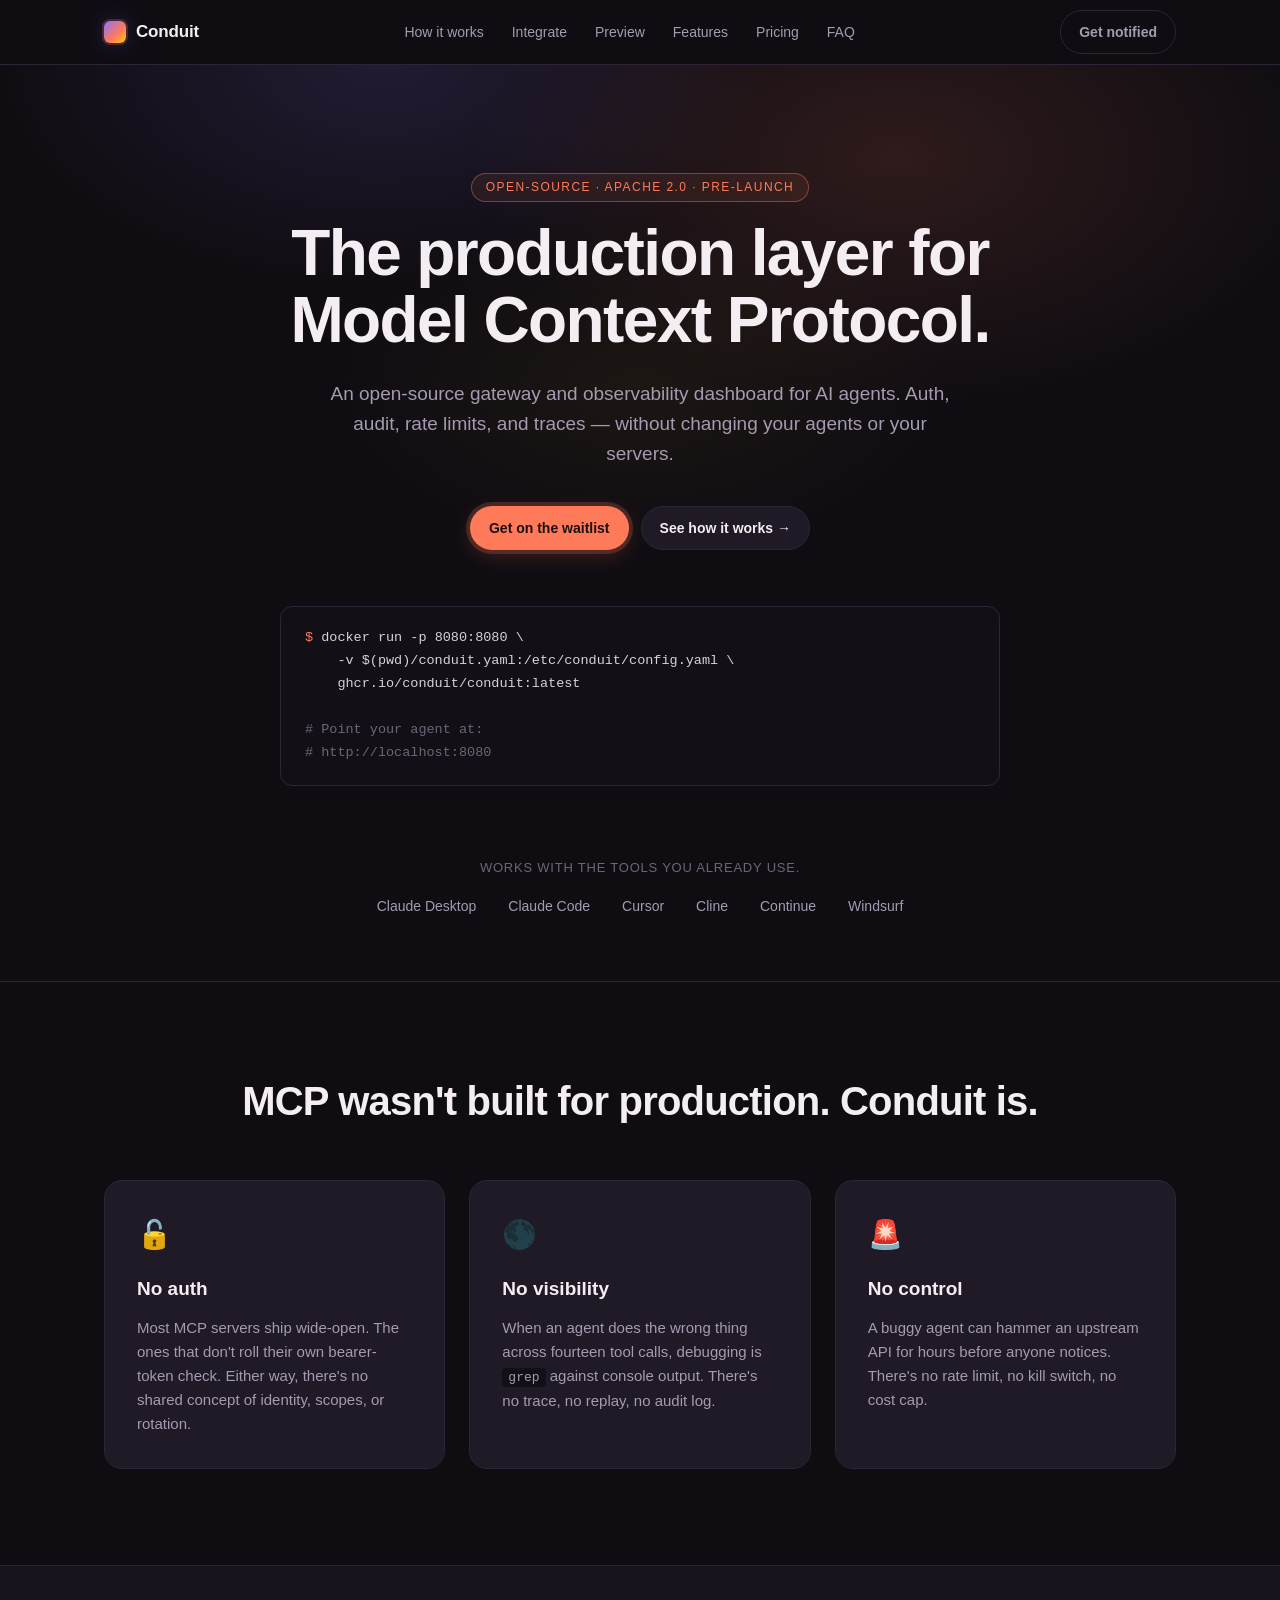
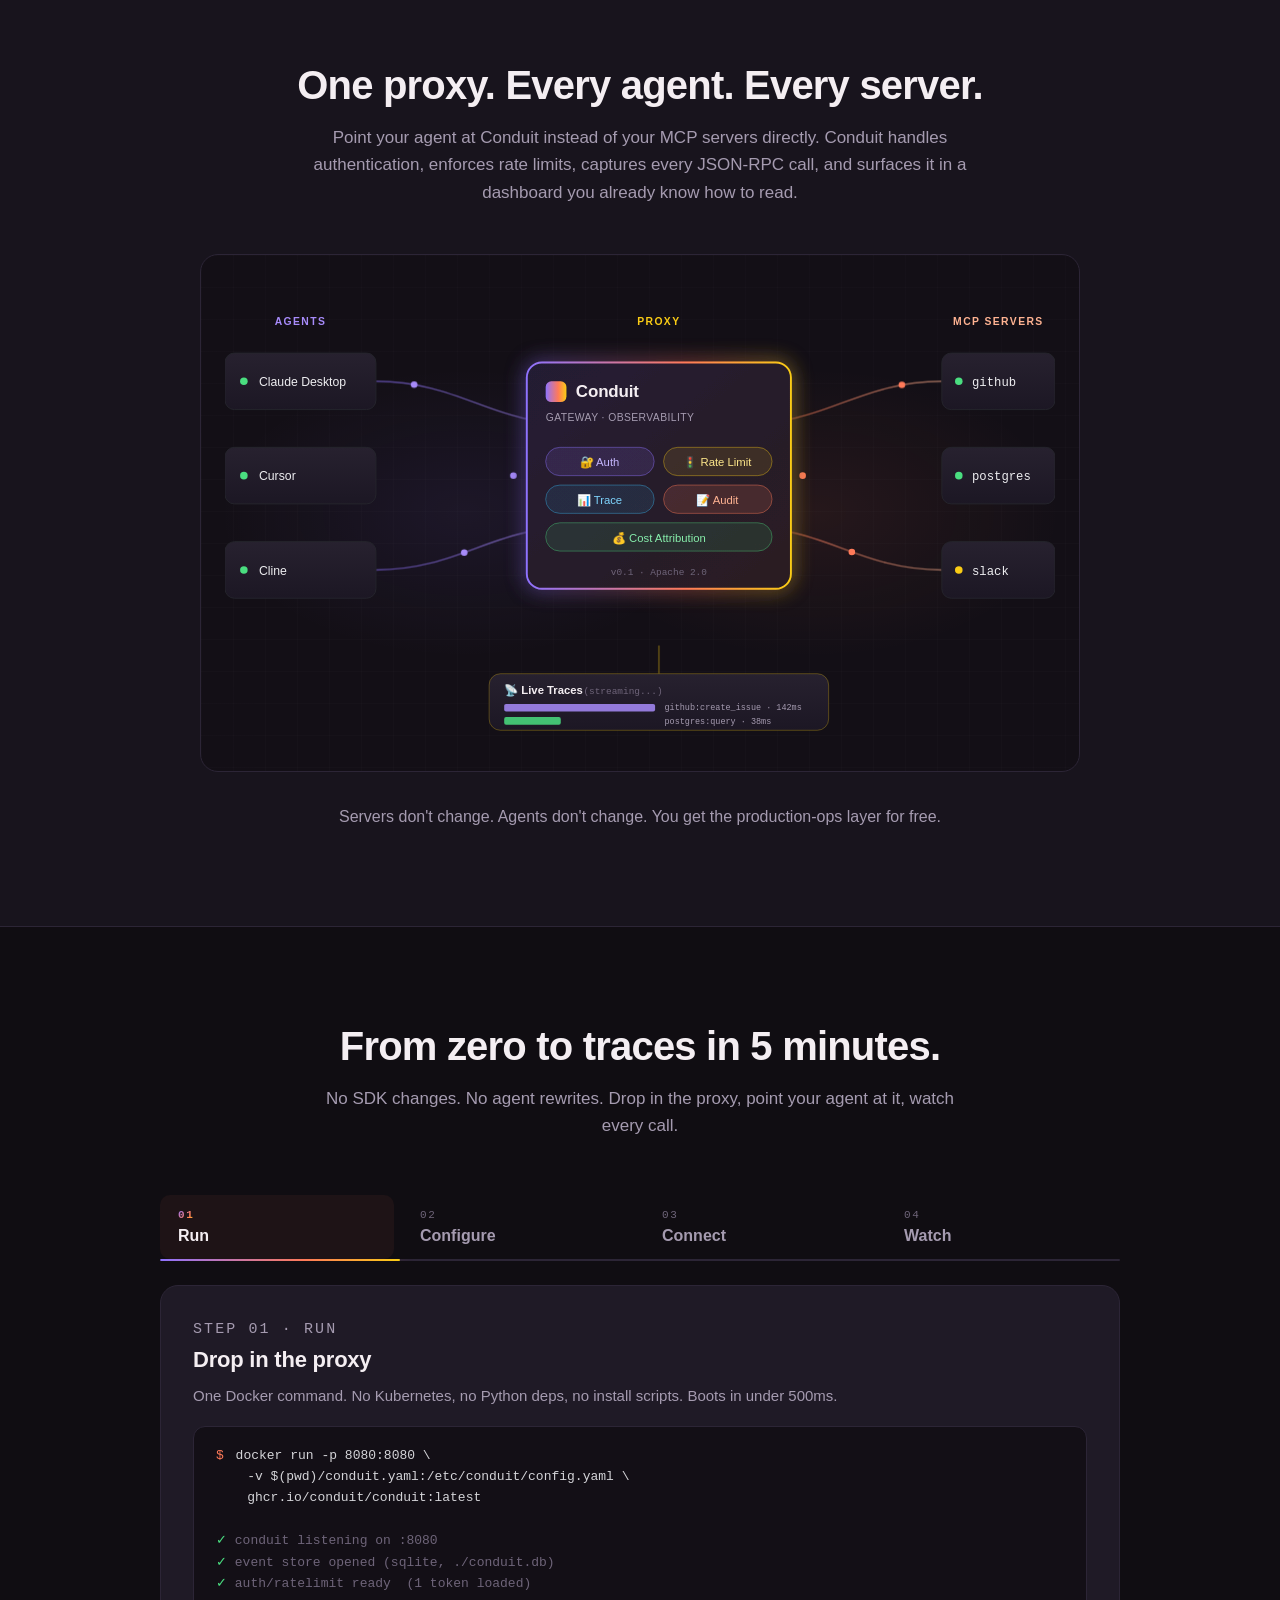
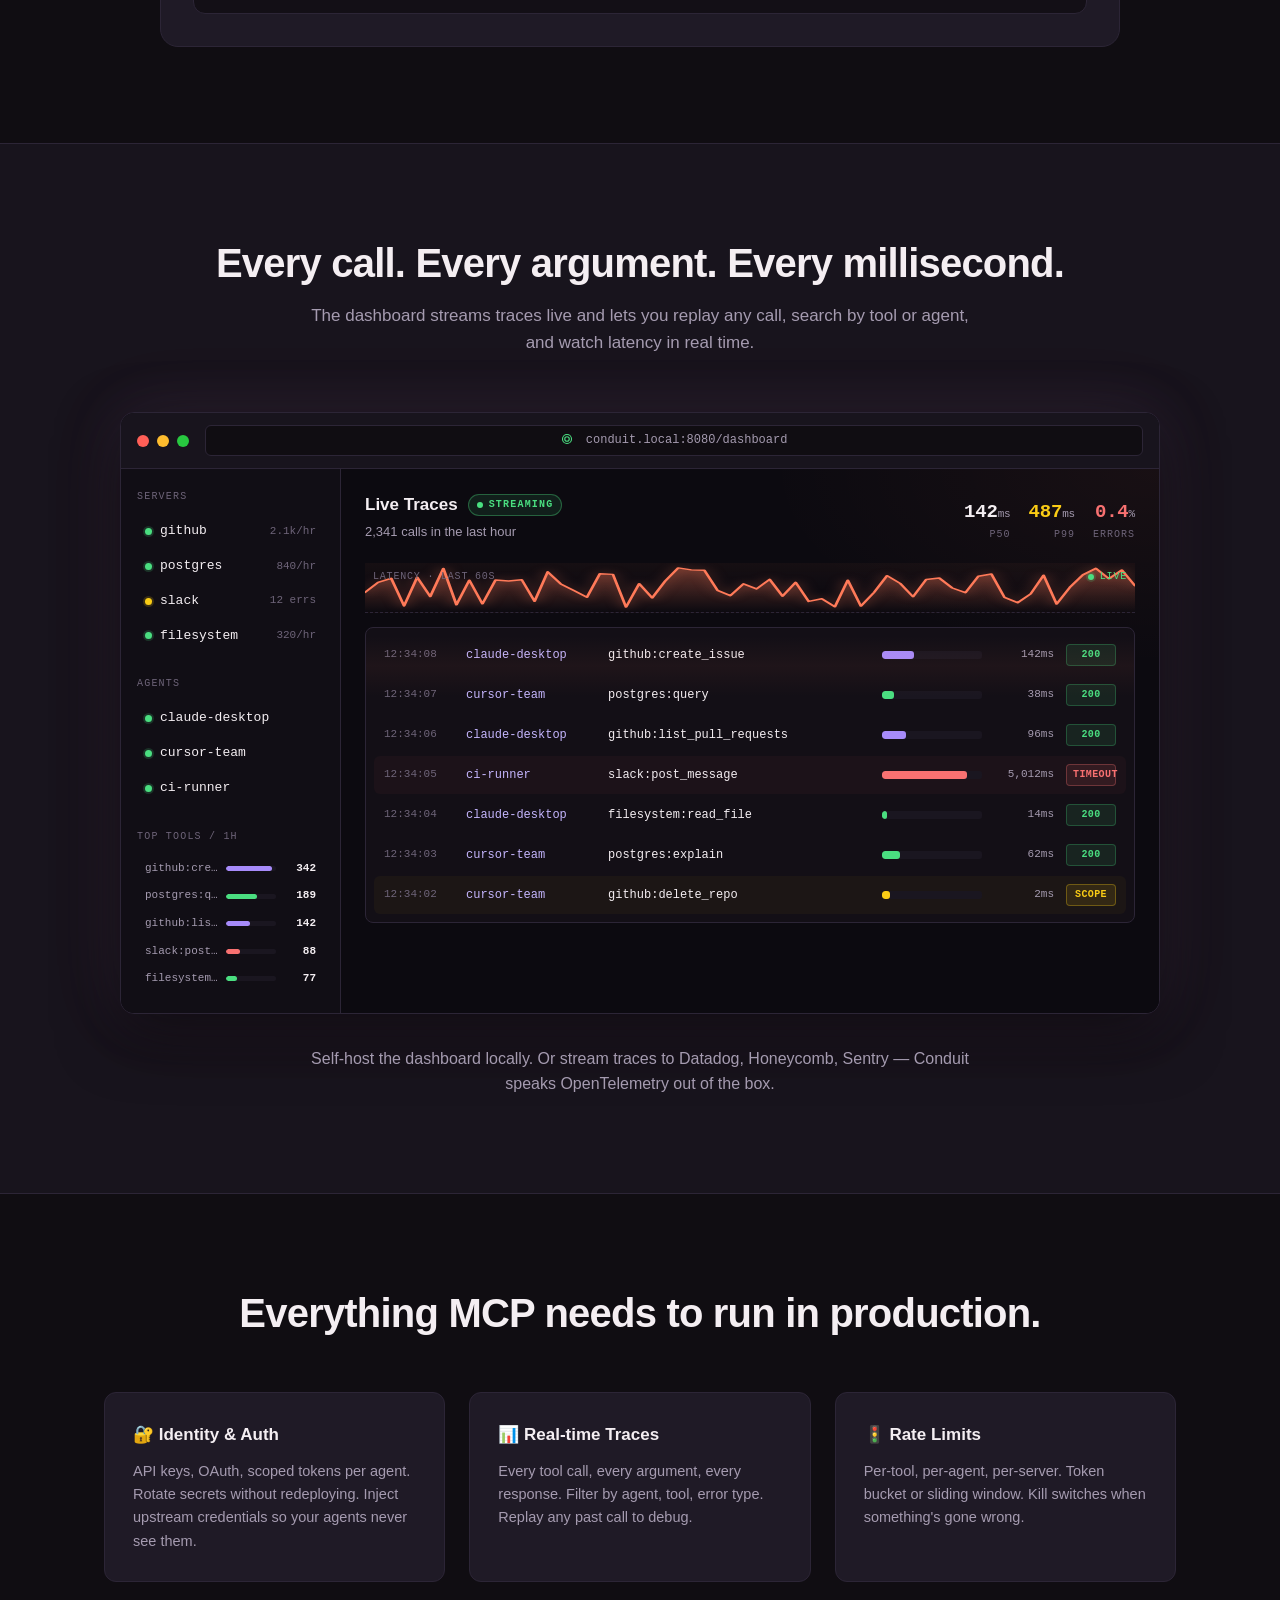
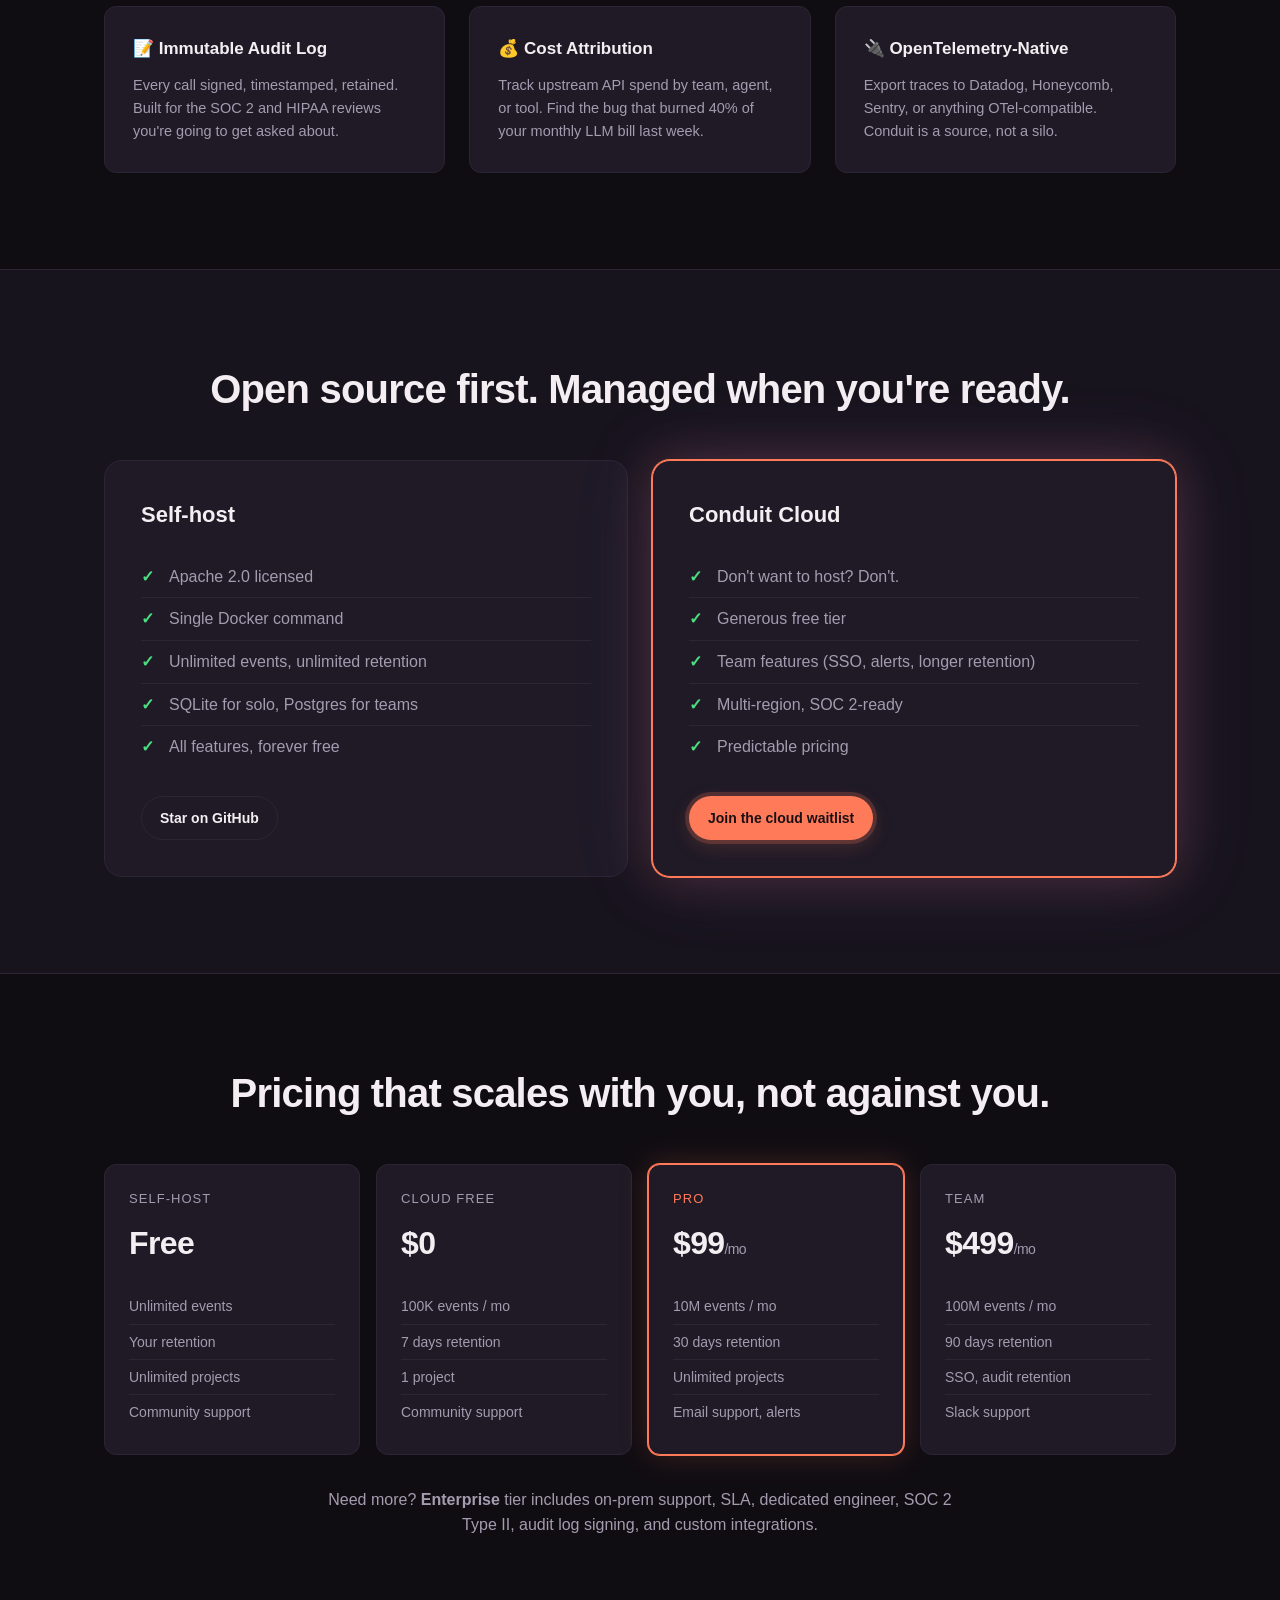
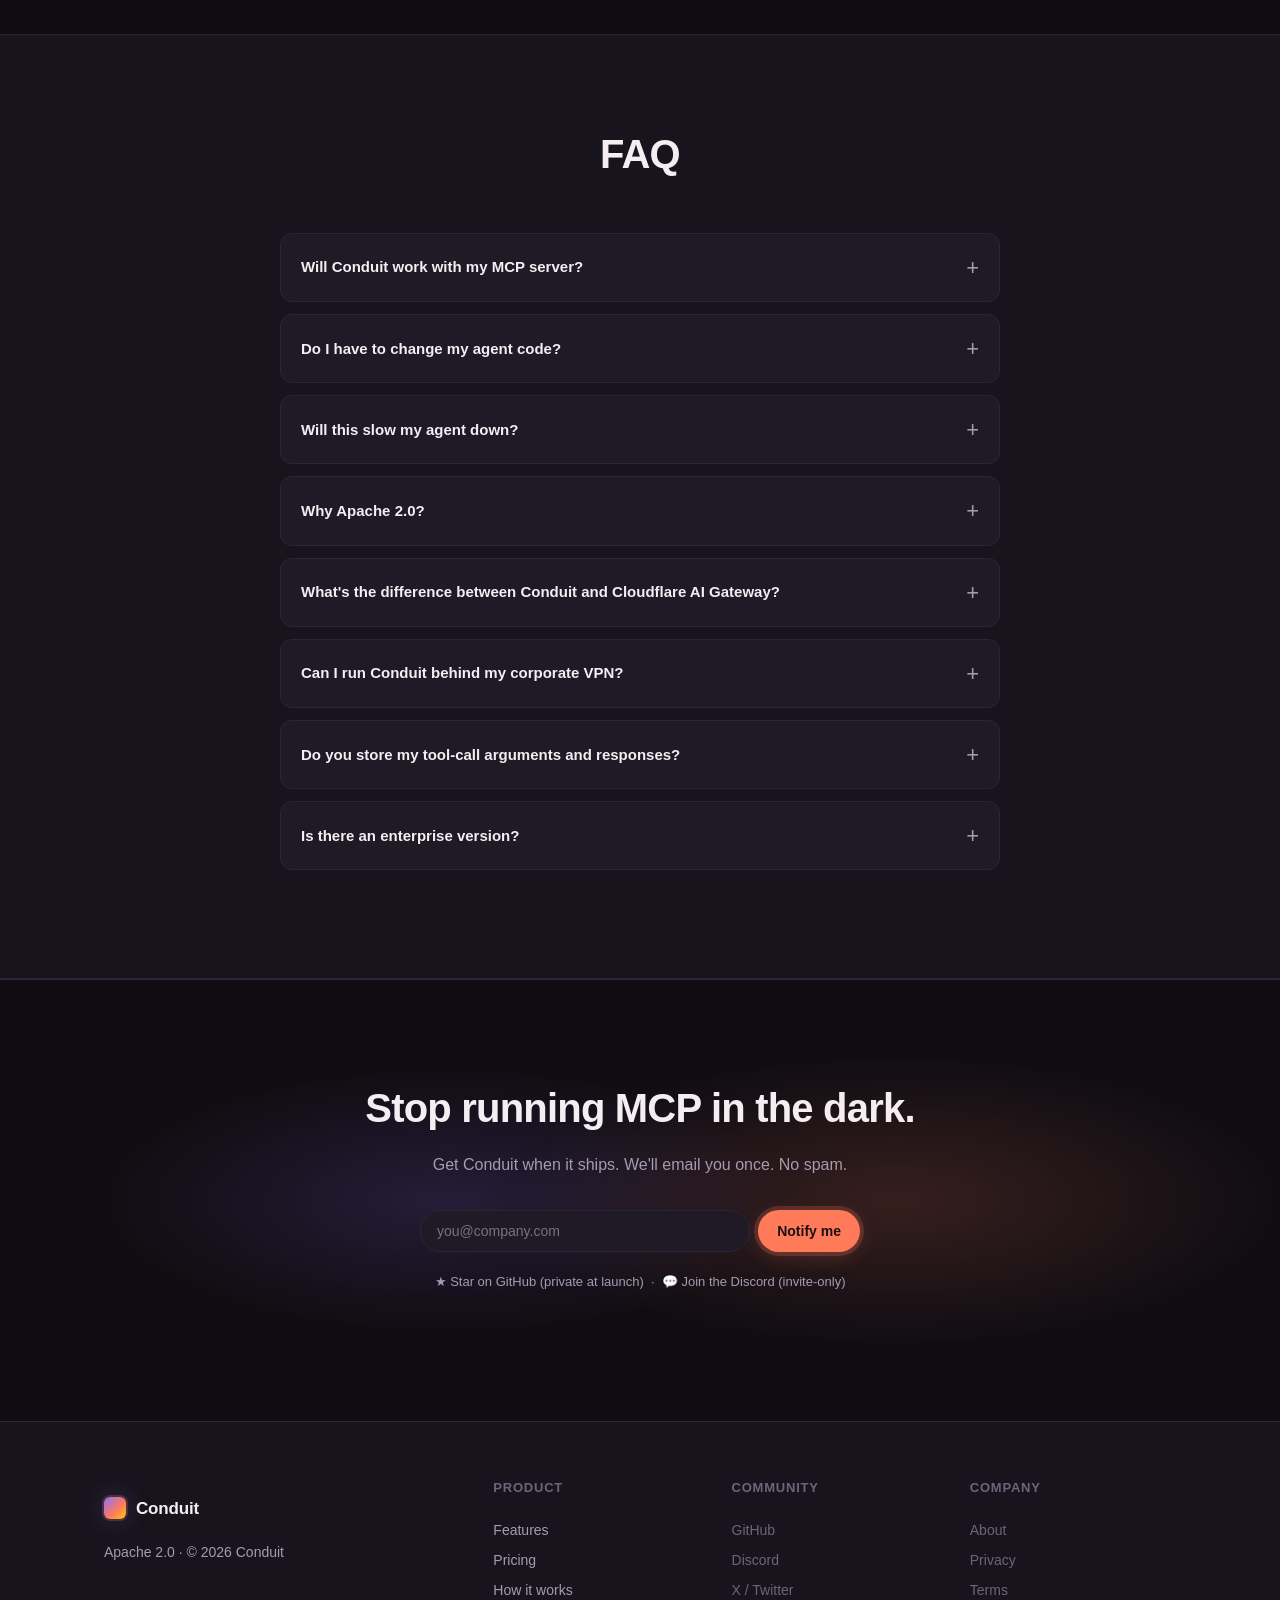
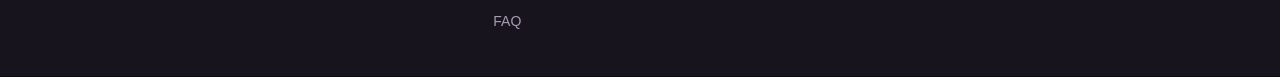
<file: conduit/index.html>
<!doctype html>
<html lang="en">
<head>
  <meta charset="utf-8" />
  <meta name="viewport" content="width=device-width, initial-scale=1" />
  <meta name="robots" content="noindex, nofollow" />
  <title>Conduit — The production layer for Model Context Protocol</title>
  <meta name="description" content="Open-source gateway and observability dashboard for MCP. Auth, audit, rate limits, and traces — without changing your agents or your servers." />
  <link rel="preconnect" href="https://rsms.me/" />
  <link rel="stylesheet" href="https://rsms.me/inter/inter.css" />
  <link rel="stylesheet" href="styles.css" />
  <script src="main.js" defer></script>
</head>
<body>
  <header class="nav">
    <div class="container nav-inner">
      <a class="brand" href="#top">
        <span class="brand-mark"></span>
        <span class="brand-text">Conduit</span>
      </a>
      <nav class="nav-links">
        <a href="#how">How it works</a>
        <a href="#integrate">Integrate</a>
        <a href="#preview">Preview</a>
        <a href="#features">Features</a>
        <a href="#pricing">Pricing</a>
        <a href="#faq">FAQ</a>
      </nav>
      <a class="btn btn-ghost" href="#cta">Get notified</a>
    </div>
  </header>

  <main id="top">

    <!-- HERO -->
    <section class="hero">
      <div class="container hero-inner">
        <p class="eyebrow">Open-source · Apache 2.0 · Pre-launch</p>
        <h1>The production layer for<br/><span class="accent-gradient">Model Context Protocol.</span></h1>
        <p class="lede">
          An open-source gateway and observability dashboard for AI agents.
          Auth, audit, rate limits, and traces — without changing your agents or your servers.
        </p>
        <div class="cta-row">
          <a class="btn btn-primary" href="#cta">Get on the waitlist</a>
          <a class="btn btn-secondary" href="#how">See how it works →</a>
        </div>

        <pre class="hero-code"><code><span class="prompt">$</span> docker run -p 8080:8080 \
    -v $(pwd)/conduit.yaml:/etc/conduit/config.yaml \
    ghcr.io/conduit/conduit:latest

<span class="comment"># Point your agent at:</span>
<span class="comment"># http://localhost:8080</span></code></pre>

        <div class="trust">
          <p>Works with the tools you already use.</p>
          <div class="trust-row">
            <span>Claude Desktop</span>
            <span>Claude Code</span>
            <span>Cursor</span>
            <span>Cline</span>
            <span>Continue</span>
            <span>Windsurf</span>
          </div>
        </div>
      </div>
    </section>

    <!-- PROBLEM -->
    <section id="problem" class="section">
      <div class="container">
        <h2>MCP wasn't built for production. Conduit is.</h2>
        <div class="three-col">
          <div class="card">
            <div class="card-icon">🔓</div>
            <h3>No auth</h3>
            <p>Most MCP servers ship wide-open. The ones that don't roll their own bearer-token check. Either way, there's no shared concept of identity, scopes, or rotation.</p>
          </div>
          <div class="card">
            <div class="card-icon">🌑</div>
            <h3>No visibility</h3>
            <p>When an agent does the wrong thing across fourteen tool calls, debugging is <code>grep</code> against console output. There's no trace, no replay, no audit log.</p>
          </div>
          <div class="card">
            <div class="card-icon">🚨</div>
            <h3>No control</h3>
            <p>A buggy agent can hammer an upstream API for hours before anyone notices. There's no rate limit, no kill switch, no cost cap.</p>
          </div>
        </div>
      </div>
    </section>

    <!-- HOW IT WORKS -->
    <section id="how" class="section section-alt">
      <div class="container">
        <h2>One proxy. Every agent. Every server.</h2>
        <p class="section-lede">
          Point your agent at Conduit instead of your MCP servers directly. Conduit handles authentication, enforces rate limits, captures every JSON-RPC call, and surfaces it in a dashboard you already know how to read.
        </p>

        <div class="diagram-wrap">
          <svg class="diagram" viewBox="0 0 880 480" role="img" aria-label="Conduit architecture: agents talk to Conduit gateway, which routes to MCP servers and records traces to a dashboard." xmlns="http://www.w3.org/2000/svg">
            <defs>
              <linearGradient id="gradAccent" x1="0" y1="0" x2="1" y2="0">
                <stop offset="0%" stop-color="#8e72ff"/>
                <stop offset="60%" stop-color="#ff7a59"/>
                <stop offset="100%" stop-color="#facc15"/>
              </linearGradient>
              <linearGradient id="gradPurple" x1="0" y1="0" x2="1" y2="0">
                <stop offset="0%" stop-color="#8e72ff"/>
                <stop offset="100%" stop-color="#a78bfa"/>
              </linearGradient>
              <linearGradient id="gradCoral" x1="0" y1="0" x2="1" y2="0">
                <stop offset="0%" stop-color="#ff7a59"/>
                <stop offset="100%" stop-color="#ffb392"/>
              </linearGradient>
              <linearGradient id="gradCard" x1="0" y1="0" x2="0" y2="1">
                <stop offset="0%" stop-color="#27212f"/>
                <stop offset="100%" stop-color="#1c1724"/>
              </linearGradient>
              <linearGradient id="gradConduit" x1="0" y1="0" x2="1" y2="1">
                <stop offset="0%" stop-color="#241c34"/>
                <stop offset="100%" stop-color="#2a1d22"/>
              </linearGradient>
              <filter id="glow" x="-30%" y="-30%" width="160%" height="160%">
                <feGaussianBlur stdDeviation="10" result="b"/>
                <feMerge>
                  <feMergeNode in="b"/>
                  <feMergeNode in="SourceGraphic"/>
                </feMerge>
              </filter>

              <!-- Reusable connection paths so animations can ride them -->
              <path id="path-a1" d="M 160 100 C 230 100, 270 130, 320 140"/>
              <path id="path-a2" d="M 160 200 L 320 200"/>
              <path id="path-a3" d="M 160 300 C 230 300, 270 270, 320 260"/>
              <path id="path-s1" d="M 600 140 C 650 130, 690 100, 760 100"/>
              <path id="path-s2" d="M 600 200 L 760 200"/>
              <path id="path-s3" d="M 600 260 C 650 270, 690 300, 760 300"/>
              <path id="path-d"  d="M 460 380 L 460 410"/>
            </defs>

            <!-- COLUMN LABELS -->
            <text x="80" y="40" text-anchor="middle" fill="#a78bfa" font-family="Inter, sans-serif" font-size="11" letter-spacing="1.5" font-weight="600">AGENTS</text>
            <text x="460" y="40" text-anchor="middle" fill="#facc15" font-family="Inter, sans-serif" font-size="11" letter-spacing="1.5" font-weight="600">PROXY</text>
            <text x="820" y="40" text-anchor="middle" fill="#ffb392" font-family="Inter, sans-serif" font-size="11" letter-spacing="1.5" font-weight="600">MCP SERVERS</text>

            <!-- CONNECTION LINES — purple on the agent side, coral on the server side
                 so the gateway visibly bridges the two color worlds -->
            <g fill="none" opacity="0.55">
              <use href="#path-a1" stroke="url(#gradPurple)" stroke-width="1.5"/>
              <use href="#path-a2" stroke="url(#gradPurple)" stroke-width="1.5"/>
              <use href="#path-a3" stroke="url(#gradPurple)" stroke-width="1.5"/>
              <use href="#path-s1" stroke="url(#gradCoral)" stroke-width="1.5"/>
              <use href="#path-s2" stroke="url(#gradCoral)" stroke-width="1.5"/>
              <use href="#path-s3" stroke="url(#gradCoral)" stroke-width="1.5"/>
              <use href="#path-d"  stroke="#facc15" stroke-width="1.5" opacity="0.7"/>
            </g>

            <!-- ANIMATED DATA-FLOW DOTS — purple on the inbound side -->
            <g>
              <circle r="3.5" fill="#a78bfa">
                <animateMotion dur="3s" repeatCount="indefinite" begin="0s">
                  <mpath href="#path-a1"/>
                </animateMotion>
              </circle>
              <circle r="3.5" fill="#a78bfa">
                <animateMotion dur="3s" repeatCount="indefinite" begin="1s">
                  <mpath href="#path-a2"/>
                </animateMotion>
              </circle>
              <circle r="3.5" fill="#a78bfa">
                <animateMotion dur="3s" repeatCount="indefinite" begin="2s">
                  <mpath href="#path-a3"/>
                </animateMotion>
              </circle>
              <!-- Coral dots on the outbound side -->
              <circle r="3.5" fill="#ff7a59">
                <animateMotion dur="3s" repeatCount="indefinite" begin="0.5s">
                  <mpath href="#path-s2"/>
                </animateMotion>
              </circle>
              <circle r="3.5" fill="#ff7a59">
                <animateMotion dur="3s" repeatCount="indefinite" begin="1.5s">
                  <mpath href="#path-s1"/>
                </animateMotion>
              </circle>
              <circle r="3.5" fill="#ff7a59">
                <animateMotion dur="3s" repeatCount="indefinite" begin="2.5s">
                  <mpath href="#path-s3"/>
                </animateMotion>
              </circle>
            </g>

            <!-- AGENTS -->
            <g font-family="Inter, sans-serif">
              <g transform="translate(0, 70)">
                <rect x="0" y="0" width="160" height="60" rx="10" fill="url(#gradCard)" stroke="#26262d"/>
                <circle cx="20" cy="30" r="4" fill="#4ade80"/>
                <text x="36" y="35" fill="#ededf0" font-size="13" font-weight="500">Claude Desktop</text>
              </g>
              <g transform="translate(0, 170)">
                <rect x="0" y="0" width="160" height="60" rx="10" fill="url(#gradCard)" stroke="#26262d"/>
                <circle cx="20" cy="30" r="4" fill="#4ade80"/>
                <text x="36" y="35" fill="#ededf0" font-size="13" font-weight="500">Cursor</text>
              </g>
              <g transform="translate(0, 270)">
                <rect x="0" y="0" width="160" height="60" rx="10" fill="url(#gradCard)" stroke="#26262d"/>
                <circle cx="20" cy="30" r="4" fill="#4ade80"/>
                <text x="36" y="35" fill="#ededf0" font-size="13" font-weight="500">Cline</text>
              </g>
            </g>

            <!-- CONDUIT GATEWAY -->
            <g transform="translate(320, 80)" font-family="Inter, sans-serif" filter="url(#glow)">
              <rect x="0" y="0" width="280" height="240" rx="16" fill="url(#gradConduit)" stroke="url(#gradAccent)" stroke-width="2"/>
              <!-- Logo mark uses the full brand gradient -->
              <rect x="20" y="20" width="22" height="22" rx="6" fill="url(#gradAccent)"/>
              <text x="52" y="37" fill="#f4eef2" font-size="18" font-weight="700" letter-spacing="-0.01em">Conduit</text>
              <text x="20" y="62" fill="#a59bb0" font-size="11" letter-spacing="0.04em">GATEWAY · OBSERVABILITY</text>

              <!-- Capability pills — each pill picks up a different accent color so
                   the gateway feels like a multi-function bus, not a monochrome box -->
              <g transform="translate(20, 90)">
                <rect width="115" height="30" rx="15" fill="rgba(142,114,255,0.14)" stroke="rgba(142,114,255,0.45)"/>
                <text x="57" y="20" text-anchor="middle" fill="#c4b5fd" font-size="12">🔐 Auth</text>
              </g>
              <g transform="translate(145, 90)">
                <rect width="115" height="30" rx="15" fill="rgba(250,204,21,0.10)" stroke="rgba(250,204,21,0.40)"/>
                <text x="57" y="20" text-anchor="middle" fill="#fde68a" font-size="12">🚦 Rate Limit</text>
              </g>
              <g transform="translate(20, 130)">
                <rect width="115" height="30" rx="15" fill="rgba(56,189,248,0.10)" stroke="rgba(56,189,248,0.40)"/>
                <text x="57" y="20" text-anchor="middle" fill="#7dd3fc" font-size="12">📊 Trace</text>
              </g>
              <g transform="translate(145, 130)">
                <rect width="115" height="30" rx="15" fill="rgba(255,122,89,0.14)" stroke="rgba(255,122,89,0.45)"/>
                <text x="57" y="20" text-anchor="middle" fill="#ffb392" font-size="12">📝 Audit</text>
              </g>
              <g transform="translate(20, 170)">
                <rect width="240" height="30" rx="15" fill="rgba(74,222,128,0.10)" stroke="rgba(74,222,128,0.40)"/>
                <text x="120" y="20" text-anchor="middle" fill="#86efac" font-size="12">💰 Cost Attribution</text>
              </g>
              <text x="140" y="225" text-anchor="middle" fill="#6e6479" font-size="10" font-family="ui-monospace, monospace">v0.1 · Apache 2.0</text>
            </g>

            <!-- MCP SERVERS -->
            <g font-family="Inter, sans-serif">
              <g transform="translate(760, 70)">
                <rect x="0" y="0" width="120" height="60" rx="10" fill="url(#gradCard)" stroke="#26262d"/>
                <circle cx="18" cy="30" r="4" fill="#4ade80"/>
                <text x="32" y="35" fill="#ededf0" font-size="13" font-family="ui-monospace, monospace">github</text>
              </g>
              <g transform="translate(760, 170)">
                <rect x="0" y="0" width="120" height="60" rx="10" fill="url(#gradCard)" stroke="#26262d"/>
                <circle cx="18" cy="30" r="4" fill="#4ade80"/>
                <text x="32" y="35" fill="#ededf0" font-size="13" font-family="ui-monospace, monospace">postgres</text>
              </g>
              <g transform="translate(760, 270)">
                <rect x="0" y="0" width="120" height="60" rx="10" fill="url(#gradCard)" stroke="#26262d"/>
                <circle cx="18" cy="30" r="4" fill="#facc15"/>
                <text x="32" y="35" fill="#ededf0" font-size="13" font-family="ui-monospace, monospace">slack</text>
              </g>
            </g>

            <!-- DASHBOARD -->
            <g transform="translate(280, 410)" font-family="Inter, sans-serif">
              <rect x="0" y="0" width="360" height="60" rx="12" fill="url(#gradCard)" stroke="rgba(250,204,21,0.30)"/>
              <text x="16" y="22" fill="#f4eef2" font-size="12" font-weight="600">📡 Live Traces</text>
              <text x="100" y="22" fill="#6e6479" font-size="10" font-family="ui-monospace, monospace">(streaming...)</text>

              <!-- Mini trace rows — each bar uses a different accent so the
                   dashboard visually echoes the multi-color pill set above -->
              <g transform="translate(16, 32)" font-family="ui-monospace, monospace" font-size="9">
                <g>
                  <rect x="0" y="0" width="160" height="8" rx="2" fill="#a78bfa" opacity="0.85"/>
                  <text x="170" y="7" fill="#a59bb0">github:create_issue · 142ms</text>
                </g>
                <g transform="translate(0, 14)">
                  <rect x="0" y="0" width="60" height="8" rx="2" fill="#4ade80" opacity="0.85"/>
                  <text x="170" y="7" fill="#a59bb0">postgres:query · 38ms</text>
                </g>
              </g>
            </g>
          </svg>
        </div>

        <p class="section-foot">
          Servers don't change. Agents don't change. You get the production-ops layer for free.
        </p>
      </div>
    </section>

    <!-- INTEGRATE -->
    <section id="integrate" class="section">
      <div class="container">
        <h2>From zero to traces in 5 minutes.</h2>
        <p class="section-lede">
          No SDK changes. No agent rewrites. Drop in the proxy, point your agent at it, watch every call.
        </p>

        <div class="stepper" data-stepper>
          <!-- Clickable step navigation along a connecting track -->
          <div class="stepper-nav" role="tablist" aria-label="Integration steps">
            <button class="stepper-btn is-active" role="tab" aria-selected="true" data-step="1">
              <span class="stepper-num">01</span>
              <span class="stepper-title">Run</span>
            </button>
            <button class="stepper-btn" role="tab" aria-selected="false" data-step="2">
              <span class="stepper-num">02</span>
              <span class="stepper-title">Configure</span>
            </button>
            <button class="stepper-btn" role="tab" aria-selected="false" data-step="3">
              <span class="stepper-num">03</span>
              <span class="stepper-title">Connect</span>
            </button>
            <button class="stepper-btn" role="tab" aria-selected="false" data-step="4">
              <span class="stepper-num">04</span>
              <span class="stepper-title">Watch</span>
            </button>
          </div>

          <!-- Animated underline track that slides under the active step -->
          <div class="stepper-track" aria-hidden="true"><span class="stepper-track-fill"></span></div>

          <!-- Panel: shows the active step's content; arrow keys + clicks navigate -->
          <div class="stepper-panels">
            <article class="stepper-panel is-active" role="tabpanel" data-step="1">
              <div class="stepper-text">
                <p class="stepper-kicker">Step 01 · Run</p>
                <h3>Drop in the proxy</h3>
                <p>One Docker command. No Kubernetes, no Python deps, no install scripts. Boots in under 500ms.</p>
              </div>
              <pre class="step-code"><code><span class="c-prompt">$</span> docker run -p 8080:8080 \
    -v $(pwd)/conduit.yaml:/etc/conduit/config.yaml \
    ghcr.io/conduit/conduit:latest

<span class="c-ok">✓</span> <span class="c-dim">conduit listening on :8080</span>
<span class="c-ok">✓</span> <span class="c-dim">event store opened (sqlite, ./conduit.db)</span>
<span class="c-ok">✓</span> <span class="c-dim">auth/ratelimit ready  (1 token loaded)</span></code></pre>
            </article>

            <article class="stepper-panel" role="tabpanel" data-step="2" hidden>
              <div class="stepper-text">
                <p class="stepper-kicker">Step 02 · Configure</p>
                <h3>List your upstreams</h3>
                <p>Conduit speaks stdio for local MCP servers and streamable HTTP for remote ones. Mix and match.</p>
              </div>
              <pre class="step-code"><code><span class="c-key">servers:</span>
  <span class="c-key">github:</span>
    <span class="c-key">transport:</span> <span class="c-str">stdio</span>
    <span class="c-key">command:</span> [<span class="c-str">"npx"</span>, <span class="c-str">"@modelcontextprotocol/server-github"</span>]
    <span class="c-key">env:</span>
      <span class="c-key">GITHUB_PERSONAL_ACCESS_TOKEN:</span> <span class="c-var">${secret:github_pat}</span>

<span class="c-key">auth:</span>
  <span class="c-key">tokens:</span>
    - <span class="c-key">name:</span> <span class="c-str">claude-desktop</span>
      <span class="c-key">key:</span>  <span class="c-var">${env:CONDUIT_CLAUDE_KEY}</span>
      <span class="c-key">scopes:</span> [<span class="c-str">"github.*"</span>]</code></pre>
            </article>

            <article class="stepper-panel" role="tabpanel" data-step="3" hidden>
              <div class="stepper-text">
                <p class="stepper-kicker">Step 03 · Connect</p>
                <h3>Point your agent at Conduit</h3>
                <p>One URL change. Your agent doesn't know it's not talking to the server directly.</p>
              </div>
              <pre class="step-code"><code><span class="c-comment">// ~/.claude/claude_desktop_config.json</span>
{
  <span class="c-key">"mcpServers"</span>: {
    <span class="c-key">"conduit"</span>: {
      <span class="c-key">"url"</span>: <span class="c-str">"http://localhost:8080"</span>,
      <span class="c-key">"headers"</span>: {
        <span class="c-key">"Authorization"</span>: <span class="c-str">"Bearer $CONDUIT_CLAUDE_KEY"</span>
      }
    }
  }
}</code></pre>
            </article>

            <article class="stepper-panel" role="tabpanel" data-step="4" hidden>
              <div class="stepper-text">
                <p class="stepper-kicker">Step 04 · Watch</p>
                <h3>See every call flow through</h3>
                <p>The dashboard streams traces live. Search by tool, agent, or status. Replay any past call.</p>
              </div>
              <pre class="step-code"><code><span class="c-prompt">$</span> open http://localhost:8080/dashboard

<span class="c-comment"># Or query the API directly</span>
<span class="c-prompt">$</span> curl localhost:8080/api/events?limit=20 \
    -H <span class="c-str">"Authorization: Bearer $CONDUIT_CLAUDE_KEY"</span>

[
  { <span class="c-key">"ts"</span>: <span class="c-str">"2026-05-26T19:34:08Z"</span>,
    <span class="c-key">"agent"</span>: <span class="c-str">"claude-desktop"</span>,
    <span class="c-key">"server"</span>: <span class="c-str">"github"</span>,
    <span class="c-key">"tool"</span>: <span class="c-str">"create_issue"</span>,
    <span class="c-key">"latency_ms"</span>: 142,
    <span class="c-key">"status"</span>: <span class="c-str">"ok"</span> }
]</code></pre>
              <a class="step-link" href="#preview">See the live dashboard ↓</a>
            </article>
          </div>
        </div>
      </div>
    </section>

    <!-- PRODUCT PREVIEW -->
    <section id="preview" class="section section-alt">
      <div class="container">
        <h2>Every call. Every argument. Every millisecond.</h2>
        <p class="section-lede">
          The dashboard streams traces live and lets you replay any call, search by tool or agent, and watch latency in real time.
        </p>

        <div class="dash-mock">
          <div class="dash-chrome">
            <span class="dash-dot dot-red"></span>
            <span class="dash-dot dot-yel"></span>
            <span class="dash-dot dot-grn"></span>
            <div class="dash-url">
              <svg width="12" height="12" viewBox="0 0 16 16" fill="none" stroke="currentColor" stroke-width="1.5" stroke-linecap="round" stroke-linejoin="round" style="vertical-align:-2px;margin-right:6px;color:#4ade80"><path d="M11 8a3 3 0 1 1-6 0 3 3 0 0 1 6 0Z"/><path d="M14 8A6 6 0 1 1 2 8a6 6 0 0 1 12 0Z"/></svg>
              conduit.local:8080/dashboard
            </div>
          </div>

          <div class="dash-body">
            <aside class="dash-side">
              <p class="dash-label">Servers</p>
              <ul class="dash-list">
                <li><span class="dot dot-ok pulse"></span> github <span class="dash-meta">2.1k/hr</span></li>
                <li><span class="dot dot-ok pulse"></span> postgres <span class="dash-meta">840/hr</span></li>
                <li><span class="dot dot-warn pulse"></span> slack <span class="dash-meta">12 errs</span></li>
                <li><span class="dot dot-ok"></span> filesystem <span class="dash-meta">320/hr</span></li>
              </ul>
              <p class="dash-label">Agents</p>
              <ul class="dash-list">
                <li><span class="dot dot-ok"></span> claude-desktop</li>
                <li><span class="dot dot-ok"></span> cursor-team</li>
                <li><span class="dot dot-ok"></span> ci-runner</li>
              </ul>
              <p class="dash-label">Top tools / 1h</p>
              <ul class="top-tools">
                <li><span class="tt-name">github:create_issue</span><span class="tt-bar"><span class="tt-fill" style="width:92%; background:#a78bfa"></span></span><span class="tt-num">342</span></li>
                <li><span class="tt-name">postgres:query</span><span class="tt-bar"><span class="tt-fill" style="width:62%; background:#4ade80"></span></span><span class="tt-num">189</span></li>
                <li><span class="tt-name">github:list_pr</span><span class="tt-bar"><span class="tt-fill" style="width:48%; background:#a78bfa"></span></span><span class="tt-num">142</span></li>
                <li><span class="tt-name">slack:post_message</span><span class="tt-bar"><span class="tt-fill" style="width:28%; background:#f87171"></span></span><span class="tt-num">88</span></li>
                <li><span class="tt-name">filesystem:read</span><span class="tt-bar"><span class="tt-fill" style="width:22%; background:#4ade80"></span></span><span class="tt-num">77</span></li>
              </ul>
            </aside>

            <main class="dash-main">
              <div class="dash-header">
                <div>
                  <h4>Live Traces <span class="live-pill"><span class="live-dot"></span>STREAMING</span></h4>
                  <p class="dash-sub"><span data-counter>2,341</span> calls in the last hour</p>
                </div>
                <div class="dash-stats">
                  <div class="stat"><span class="stat-num"><span data-p50>142</span><small>ms</small></span><span class="stat-label">p50</span></div>
                  <div class="stat"><span class="stat-num stat-warn"><span data-p99>487</span><small>ms</small></span><span class="stat-label">p99</span></div>
                  <div class="stat"><span class="stat-num stat-err"><span data-err>0.4</span><small>%</small></span><span class="stat-label">errors</span></div>
                </div>
              </div>

              <!-- Latency sparkline — animated, rolls over time -->
              <div class="dash-spark" aria-hidden="true">
                <svg viewBox="0 0 400 50" preserveAspectRatio="none">
                  <defs>
                    <linearGradient id="sparkFill" x1="0" y1="0" x2="0" y2="1">
                      <stop offset="0%" stop-color="#ff7a59" stop-opacity="0.35"/>
                      <stop offset="100%" stop-color="#ff7a59" stop-opacity="0"/>
                    </linearGradient>
                  </defs>
                  <path data-spark-fill class="spark-fill" d="M 0,40 L 0,40 Z" fill="url(#sparkFill)"/>
                  <path data-spark-line class="spark-line" d="M 0,40" fill="none" stroke="#ff7a59" stroke-width="1.5" stroke-linecap="round" stroke-linejoin="round"/>
                </svg>
                <span class="spark-label-l">latency · last 60s</span>
                <span class="spark-label-r"><span class="dot dot-ok pulse"></span> live</span>
              </div>

              <div class="dash-traces" data-traces>
                <div class="trace trace-new">
                  <span class="t-time">12:34:08</span>
                  <span class="t-agent">claude-desktop</span>
                  <span class="t-tool">github:create_issue</span>
                  <div class="t-bar"><div class="t-fill" style="width:32%; background:#a78bfa"></div></div>
                  <span class="t-lat">142ms</span>
                  <span class="t-status ok">200</span>
                </div>
                <div class="trace">
                  <span class="t-time">12:34:07</span>
                  <span class="t-agent">cursor-team</span>
                  <span class="t-tool">postgres:query</span>
                  <div class="t-bar"><div class="t-fill" style="width:12%; background:#4ade80"></div></div>
                  <span class="t-lat">38ms</span>
                  <span class="t-status ok">200</span>
                </div>
                <div class="trace">
                  <span class="t-time">12:34:06</span>
                  <span class="t-agent">claude-desktop</span>
                  <span class="t-tool">github:list_pull_requests</span>
                  <div class="t-bar"><div class="t-fill" style="width:24%; background:#a78bfa"></div></div>
                  <span class="t-lat">96ms</span>
                  <span class="t-status ok">200</span>
                </div>
                <div class="trace trace-err">
                  <span class="t-time">12:34:05</span>
                  <span class="t-agent">ci-runner</span>
                  <span class="t-tool">slack:post_message</span>
                  <div class="t-bar"><div class="t-fill" style="width:85%; background:#f87171"></div></div>
                  <span class="t-lat">5,012ms</span>
                  <span class="t-status err">TIMEOUT</span>
                </div>
                <div class="trace">
                  <span class="t-time">12:34:04</span>
                  <span class="t-agent">claude-desktop</span>
                  <span class="t-tool">filesystem:read_file</span>
                  <div class="t-bar"><div class="t-fill" style="width:5%; background:#4ade80"></div></div>
                  <span class="t-lat">14ms</span>
                  <span class="t-status ok">200</span>
                </div>
                <div class="trace">
                  <span class="t-time">12:34:03</span>
                  <span class="t-agent">cursor-team</span>
                  <span class="t-tool">postgres:explain</span>
                  <div class="t-bar"><div class="t-fill" style="width:18%; background:#4ade80"></div></div>
                  <span class="t-lat">62ms</span>
                  <span class="t-status ok">200</span>
                </div>
                <div class="trace trace-blocked">
                  <span class="t-time">12:34:02</span>
                  <span class="t-agent">cursor-team</span>
                  <span class="t-tool">github:delete_repo</span>
                  <div class="t-bar"><div class="t-fill" style="width:8%; background:#facc15"></div></div>
                  <span class="t-lat">2ms</span>
                  <span class="t-status warn">SCOPE</span>
                </div>
              </div>
            </main>
          </div>
        </div>

        <p class="section-foot">
          Self-host the dashboard locally. Or stream traces to Datadog, Honeycomb, Sentry — Conduit speaks OpenTelemetry out of the box.
        </p>
      </div>
    </section>

    <!-- FEATURES -->
    <section id="features" class="section">
      <div class="container">
        <h2>Everything MCP needs to run in production.</h2>
        <div class="feature-grid">
          <div class="feature">
            <h3>🔐 Identity & Auth</h3>
            <p>API keys, OAuth, scoped tokens per agent. Rotate secrets without redeploying. Inject upstream credentials so your agents never see them.</p>
          </div>
          <div class="feature">
            <h3>📊 Real-time Traces</h3>
            <p>Every tool call, every argument, every response. Filter by agent, tool, error type. Replay any past call to debug.</p>
          </div>
          <div class="feature">
            <h3>🚦 Rate Limits</h3>
            <p>Per-tool, per-agent, per-server. Token bucket or sliding window. Kill switches when something's gone wrong.</p>
          </div>
          <div class="feature">
            <h3>📝 Immutable Audit Log</h3>
            <p>Every call signed, timestamped, retained. Built for the SOC 2 and HIPAA reviews you're going to get asked about.</p>
          </div>
          <div class="feature">
            <h3>💰 Cost Attribution</h3>
            <p>Track upstream API spend by team, agent, or tool. Find the bug that burned 40% of your monthly LLM bill last week.</p>
          </div>
          <div class="feature">
            <h3>🔌 OpenTelemetry-Native</h3>
            <p>Export traces to Datadog, Honeycomb, Sentry, or anything OTel-compatible. Conduit is a source, not a silo.</p>
          </div>
        </div>
      </div>
    </section>

    <!-- SELF-HOST VS CLOUD -->
    <section class="section section-alt">
      <div class="container">
        <h2>Open source first. Managed when you're ready.</h2>
        <div class="two-col">
          <div class="card-large">
            <h3>Self-host</h3>
            <ul class="check-list">
              <li>Apache 2.0 licensed</li>
              <li>Single Docker command</li>
              <li>Unlimited events, unlimited retention</li>
              <li>SQLite for solo, Postgres for teams</li>
              <li>All features, forever free</li>
            </ul>
            <a class="btn btn-secondary" href="#cta">Star on GitHub</a>
          </div>
          <div class="card-large card-highlight">
            <h3>Conduit Cloud</h3>
            <ul class="check-list">
              <li>Don't want to host? Don't.</li>
              <li>Generous free tier</li>
              <li>Team features (SSO, alerts, longer retention)</li>
              <li>Multi-region, SOC 2-ready</li>
              <li>Predictable pricing</li>
            </ul>
            <a class="btn btn-primary" href="#cta">Join the cloud waitlist</a>
          </div>
        </div>
      </div>
    </section>

    <!-- PRICING -->
    <section id="pricing" class="section">
      <div class="container">
        <h2>Pricing that scales with you, not against you.</h2>
        <div class="pricing-table">
          <div class="price-col">
            <p class="price-name">Self-host</p>
            <p class="price-amt">Free</p>
            <ul>
              <li>Unlimited events</li>
              <li>Your retention</li>
              <li>Unlimited projects</li>
              <li>Community support</li>
            </ul>
          </div>
          <div class="price-col">
            <p class="price-name">Cloud Free</p>
            <p class="price-amt">$0</p>
            <ul>
              <li>100K events / mo</li>
              <li>7 days retention</li>
              <li>1 project</li>
              <li>Community support</li>
            </ul>
          </div>
          <div class="price-col price-col-highlight">
            <p class="price-name">Pro</p>
            <p class="price-amt">$99<span>/mo</span></p>
            <ul>
              <li>10M events / mo</li>
              <li>30 days retention</li>
              <li>Unlimited projects</li>
              <li>Email support, alerts</li>
            </ul>
          </div>
          <div class="price-col">
            <p class="price-name">Team</p>
            <p class="price-amt">$499<span>/mo</span></p>
            <ul>
              <li>100M events / mo</li>
              <li>90 days retention</li>
              <li>SSO, audit retention</li>
              <li>Slack support</li>
            </ul>
          </div>
        </div>
        <p class="section-foot">
          Need more? <strong>Enterprise</strong> tier includes on-prem support, SLA, dedicated engineer, SOC 2 Type II, audit log signing, and custom integrations.
        </p>
      </div>
    </section>

    <!-- FAQ -->
    <section id="faq" class="section section-alt">
      <div class="container">
        <h2>FAQ</h2>
        <div class="faq">
          <details>
            <summary>Will Conduit work with my MCP server?</summary>
            <p>Yes, if your server speaks MCP over stdio or streamable HTTP. Both transports are supported.</p>
          </details>
          <details>
            <summary>Do I have to change my agent code?</summary>
            <p>No. Conduit speaks the same wire protocol as any MCP server. Point your agent at Conduit's address and it works.</p>
          </details>
          <details>
            <summary>Will this slow my agent down?</summary>
            <p>Conduit adds 1–3ms of latency per call on average. Tools that already take 100–2000ms see negligible impact.</p>
          </details>
          <details>
            <summary>Why Apache 2.0?</summary>
            <p>Permissive licensing is the distribution strategy. We have no plans to relicense. The OSS will always have feature parity for individual and small-team use.</p>
          </details>
          <details>
            <summary>What's the difference between Conduit and Cloudflare AI Gateway?</summary>
            <p>Cloudflare's gateway is built for LLM API calls (OpenAI, Anthropic, etc.) and is closed source. Conduit is MCP-native, open source, and self-hostable.</p>
          </details>
          <details>
            <summary>Can I run Conduit behind my corporate VPN?</summary>
            <p>Yes. Self-host gives you full network control. Conduit Cloud Enterprise also supports private deployments.</p>
          </details>
          <details>
            <summary>Do you store my tool-call arguments and responses?</summary>
            <p>Self-host: stored locally, you control it. Cloud: stored encrypted in your tenant, retention per your plan. You can configure redaction rules for sensitive fields.</p>
          </details>
          <details>
            <summary>Is there an enterprise version?</summary>
            <p>Yes. Contact us for SOC 2, BAA, on-prem deployment, and custom integrations.</p>
          </details>
        </div>
      </div>
    </section>

    <!-- CTA -->
    <section id="cta" class="cta-section">
      <div class="container">
        <h2>Stop running MCP in the dark.</h2>
        <p>Get Conduit when it ships. We'll email you once. No spam.</p>
        <form class="cta-form" action="#" onsubmit="event.preventDefault(); alert('Connect this to your email provider before launch.');">
          <input type="email" placeholder="you@company.com" aria-label="Email" required />
          <button class="btn btn-primary" type="submit">Notify me</button>
        </form>
        <p class="cta-foot">
          ★ Star on GitHub (private at launch) &nbsp;·&nbsp; 💬 Join the Discord (invite-only)
        </p>
      </div>
    </section>

  </main>

  <footer class="footer">
    <div class="container footer-inner">
      <div>
        <p class="brand brand-footer">
          <span class="brand-mark"></span>
          <span class="brand-text">Conduit</span>
        </p>
        <p class="muted small">Apache 2.0 · © 2026 Conduit</p>
      </div>
      <div class="footer-cols">
        <div>
          <h4>Product</h4>
          <a href="#features">Features</a>
          <a href="#pricing">Pricing</a>
          <a href="#how">How it works</a>
          <a href="#faq">FAQ</a>
        </div>
        <div>
          <h4>Community</h4>
          <a href="#" aria-disabled="true">GitHub</a>
          <a href="#" aria-disabled="true">Discord</a>
          <a href="#" aria-disabled="true">X / Twitter</a>
        </div>
        <div>
          <h4>Company</h4>
          <a href="#" aria-disabled="true">About</a>
          <a href="#" aria-disabled="true">Privacy</a>
          <a href="#" aria-disabled="true">Terms</a>
        </div>
      </div>
    </div>
  </footer>

</body>
</html>
</file>
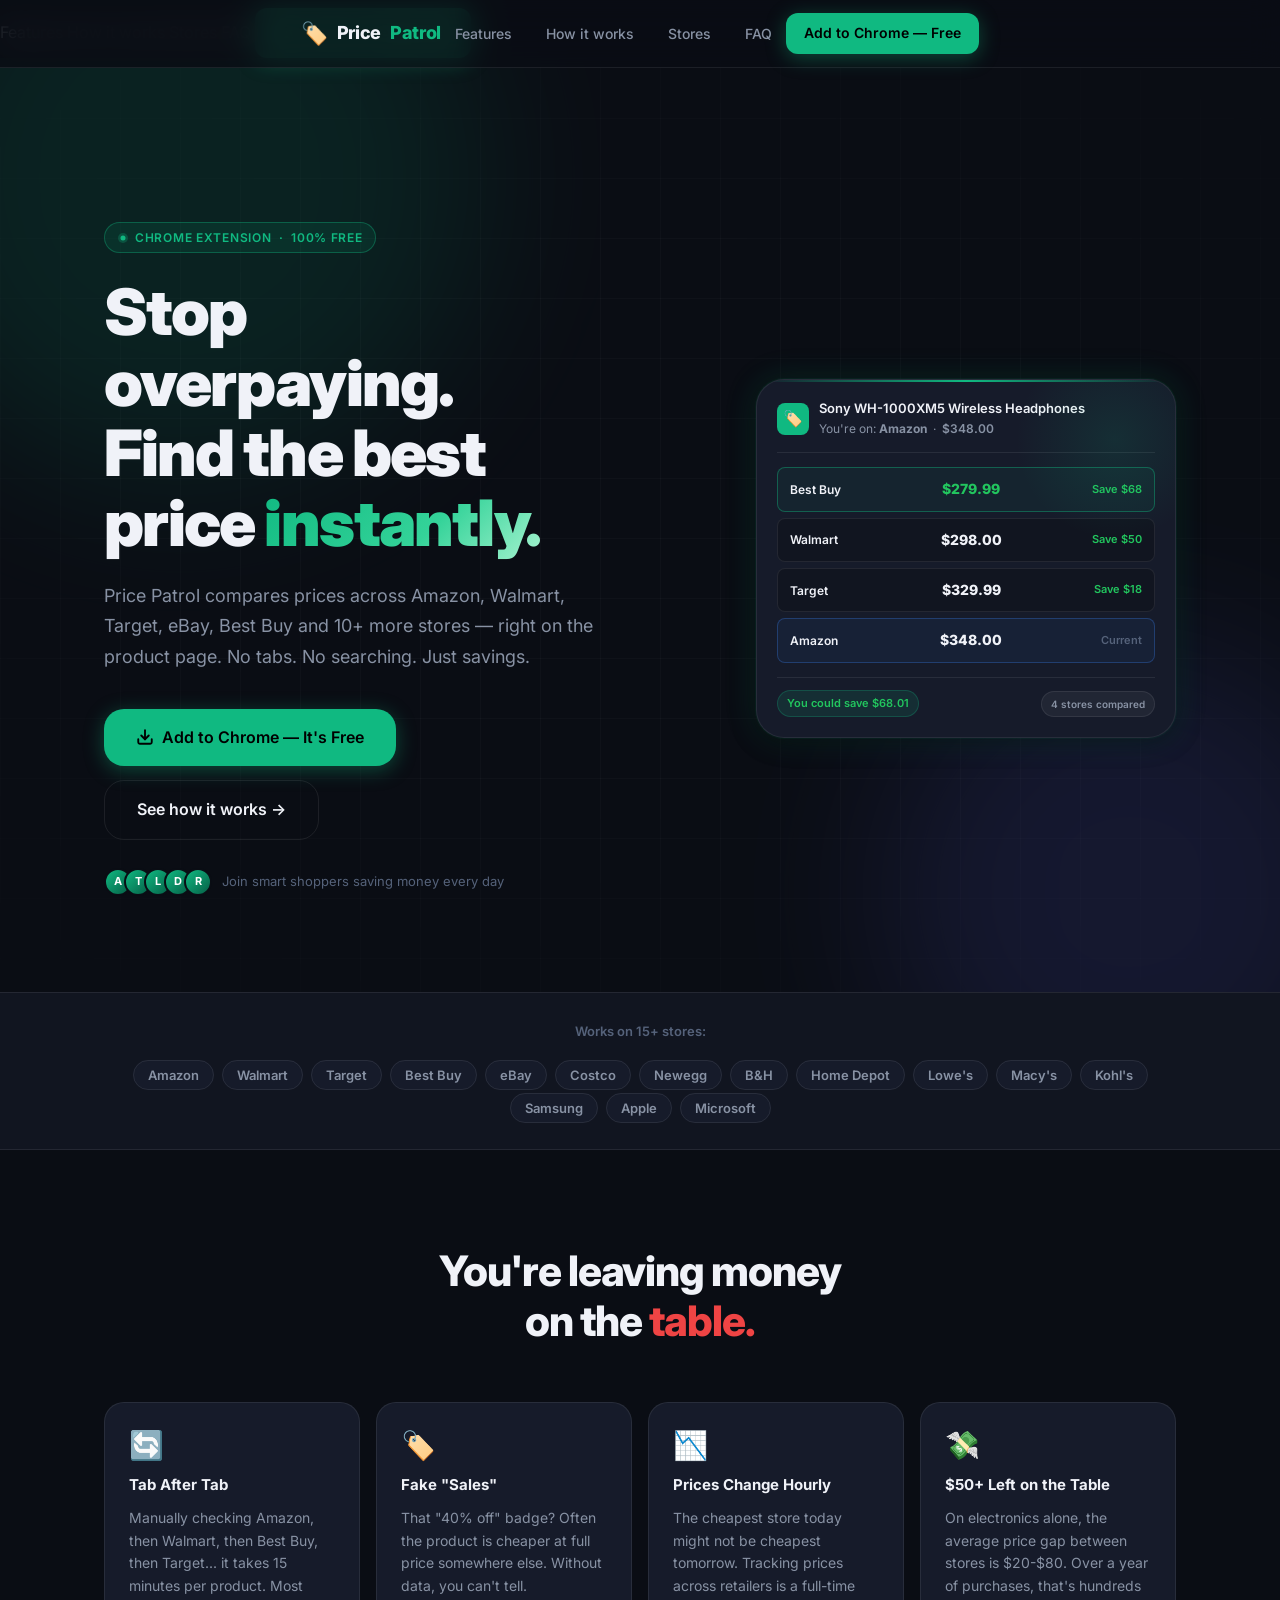
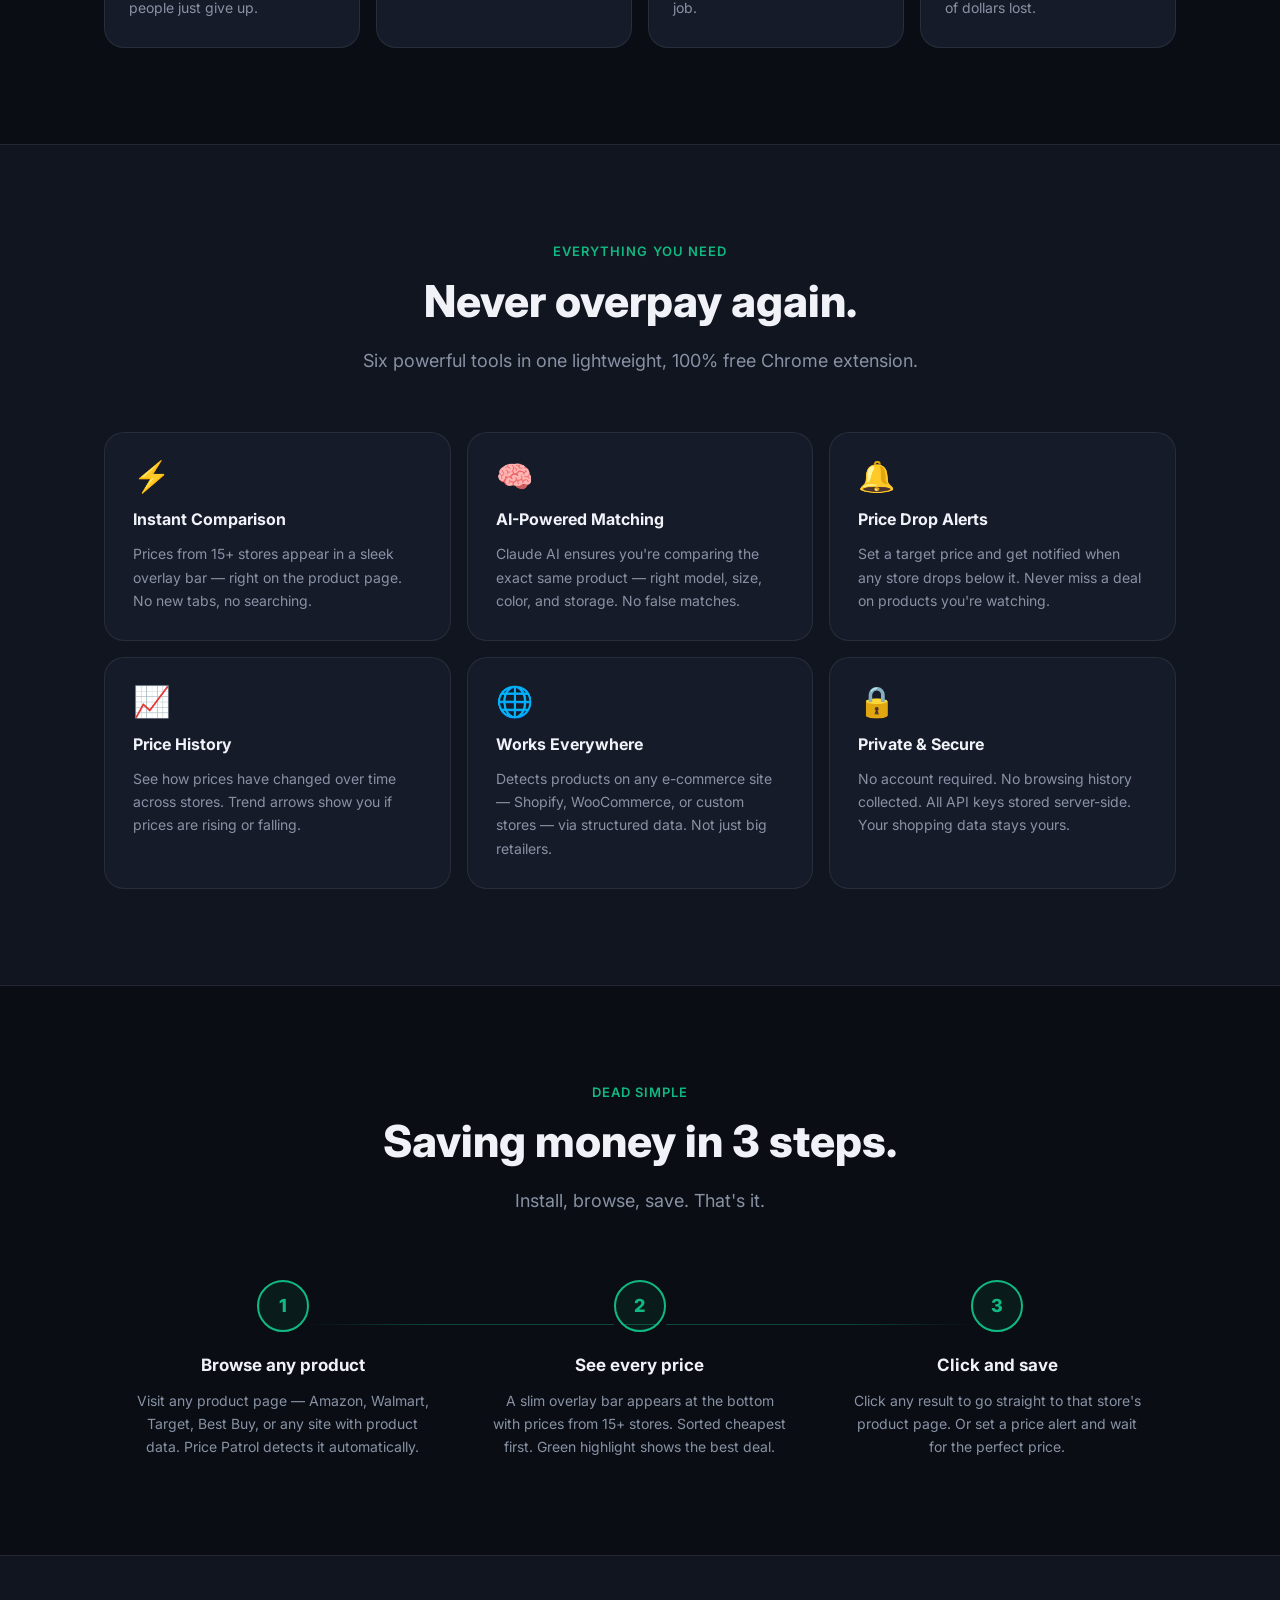
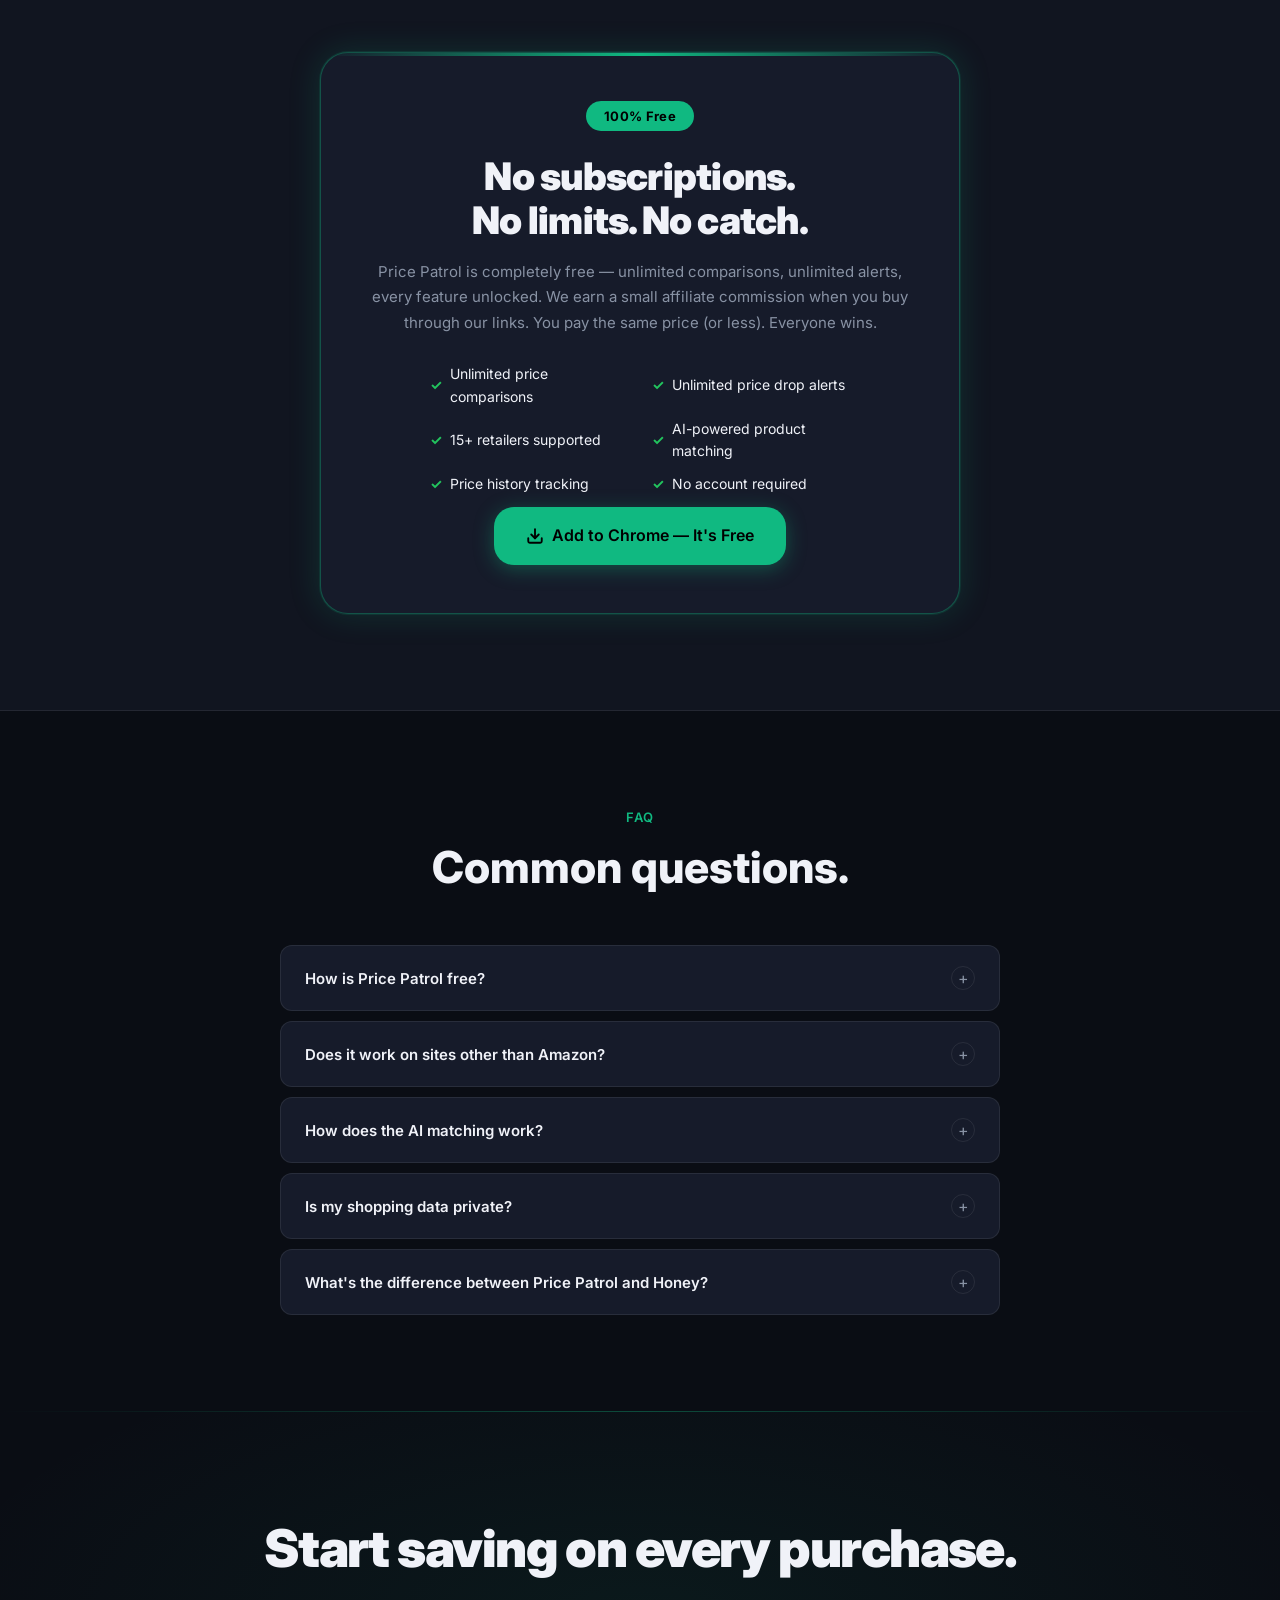
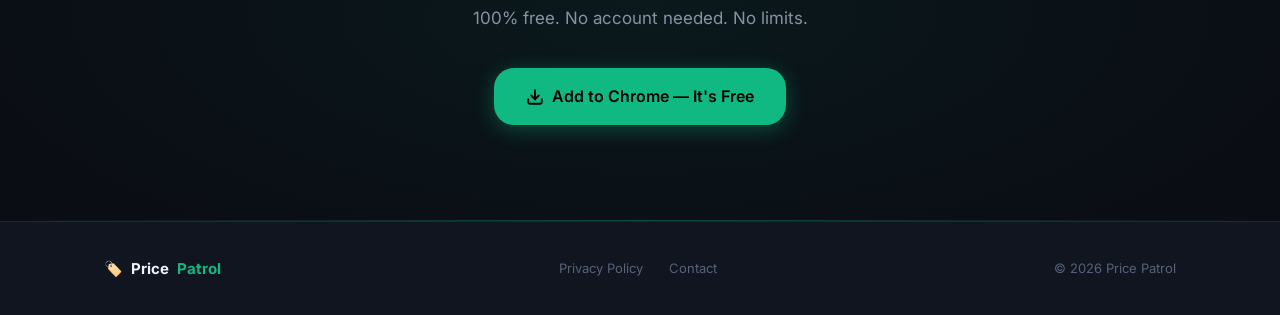
<file: price-patrol/index.html>
<!DOCTYPE html>
<html lang="en">
<head>
  <meta charset="UTF-8" />
  <meta name="viewport" content="width=device-width, initial-scale=1.0" />
  <title>Price Patrol — Stop overpaying. Find the cheapest price instantly.</title>
  <meta name="description" content="Price Patrol compares prices across 15+ retailers — Amazon, Walmart, Target, eBay, Best Buy & more. Get price drop alerts. 100% free Chrome extension." />
  <meta name="theme-color" content="#10b981" />

  <!-- Open Graph -->
  <meta property="og:title" content="Price Patrol — Instant Price Comparison Across 15+ Stores" />
  <meta property="og:description" content="Stop overpaying. Find the cheapest price for any product across Amazon, Walmart, Target, eBay, Best Buy & more. 100% free." />
  <meta property="og:type" content="website" />

  <link rel="preconnect" href="https://fonts.googleapis.com" />
  <link rel="preconnect" href="https://fonts.gstatic.com" crossorigin />
  <link href="https://fonts.googleapis.com/css2?family=Inter:wght@300;400;500;600;700;800;900&display=swap" rel="stylesheet" />
  <link rel="stylesheet" href="styles.css" />
</head>
<body>

  <!-- ════════════════════════════════════════════
       NAV
       ════════════════════════════════════════════ -->
  <nav class="nav" id="nav">
    <div class="container">
      <div class="nav__inner">

        <a href="#" class="nav__logo" aria-label="Price Patrol home">
          <span class="nav__logo-icon">🏷️</span>
          Price<span>Patrol</span>
        </a>

        <ul class="nav__links" role="list">
          <li><a href="#features">Features</a></li>
          <li><a href="#how-it-works">How it works</a></li>
          <li><a href="#stores">Stores</a></li>
          <li><a href="#faq">FAQ</a></li>
        </ul>

        <div class="nav__cta">
          <a href="#" class="btn btn-primary cta-link" style="padding:9px 18px;font-size:14px;">Add to Chrome — Free</a>
        </div>

        <button class="hamburger" id="hamburger" aria-label="Toggle menu" aria-expanded="false">
          <span></span>
          <span></span>
          <span></span>
        </button>

      </div>
    </div>
  </nav>

  <!-- Mobile menu drawer -->
  <div class="mobile-menu" id="mobileMenu" role="navigation" aria-label="Mobile navigation">
    <a href="#features" class="mobile-nav-link">Features</a>
    <a href="#how-it-works" class="mobile-nav-link">How it works</a>
    <a href="#stores" class="mobile-nav-link">Stores</a>
    <a href="#faq" class="mobile-nav-link">FAQ</a>
    <a href="#" class="btn btn-primary cta-link" style="margin-top:8px;justify-content:center;">Add to Chrome — Free</a>
  </div>


  <!-- ════════════════════════════════════════════
       HERO
       ════════════════════════════════════════════ -->
  <section class="hero" id="hero" aria-label="Hero">
    <div class="hero__bg" aria-hidden="true">
      <div class="hero__bg-blob hero__bg-blob--1"></div>
      <div class="hero__bg-blob hero__bg-blob--2"></div>
      <div class="hero__bg-grid"></div>
    </div>

    <div class="container">
      <div class="hero__inner">

        <!-- Left: copy -->
        <div class="hero__copy">
          <div class="hero__badge reveal">
            <span class="tag">
              <svg width="12" height="12" viewBox="0 0 12 12" fill="none" aria-hidden="true"><circle cx="6" cy="6" r="5" fill="#10b981" opacity="0.25"/><circle cx="6" cy="6" r="2.5" fill="#10b981"/></svg>
              Chrome Extension &nbsp;·&nbsp; 100% Free
            </span>
          </div>

          <h1 class="hero__h1 reveal reveal-delay-1">
            Stop overpaying.<br>
            Find the best price&nbsp;<span class="hero__gradient">instantly.</span>
          </h1>

          <p class="hero__sub reveal reveal-delay-2">
            Price Patrol compares prices across Amazon, Walmart, Target, eBay, Best Buy and 10+ more stores — right on the product page. No tabs. No searching. Just savings.
          </p>

          <div class="hero__ctas reveal reveal-delay-3">
            <a href="#" class="btn btn-primary btn-lg cta-link">
              <svg width="18" height="18" viewBox="0 0 24 24" fill="none" stroke="currentColor" stroke-width="2.5" stroke-linecap="round" stroke-linejoin="round" aria-hidden="true"><path d="M21 15v4a2 2 0 0 1-2 2H5a2 2 0 0 1-2-2v-4"/><polyline points="7 10 12 15 17 10"/><line x1="12" y1="15" x2="12" y2="3"/></svg>
              Add to Chrome — It's Free
            </a>
            <a href="#how-it-works" class="btn btn-ghost btn-lg">
              See how it works&nbsp;&rarr;
            </a>
          </div>

          <div class="hero__social-proof reveal reveal-delay-4">
            <div class="hero__avatars" aria-hidden="true">
              <div class="hero__avatar">A</div>
              <div class="hero__avatar">T</div>
              <div class="hero__avatar">L</div>
              <div class="hero__avatar">D</div>
              <div class="hero__avatar">R</div>
            </div>
            <span>Join smart shoppers saving money every day</span>
          </div>
        </div>

        <!-- Right: extension mockup -->
        <div class="hero__mockup-wrap reveal reveal-delay-2">
          <div class="mockup" role="img" aria-label="Price Patrol overlay bar preview">
            <div class="mockup__glow" aria-hidden="true"></div>

            <div class="mockup__header">
              <div class="mockup__logo" aria-hidden="true">🏷️</div>
              <div>
                <div class="mockup__product-name">Sony WH-1000XM5 Wireless Headphones</div>
                <div class="mockup__product-meta">
                  <span>You're on: <strong>Amazon</strong></span>
                  <span aria-hidden="true">·</span>
                  <span class="mockup__current-price">$348.00</span>
                </div>
              </div>
            </div>

            <div class="mockup__results">
              <div class="mockup__result mockup__result--best">
                <div class="mockup__result-store">Best Buy</div>
                <div class="mockup__result-price">$279.99</div>
                <div class="mockup__result-savings">Save $68</div>
              </div>
              <div class="mockup__result">
                <div class="mockup__result-store">Walmart</div>
                <div class="mockup__result-price">$298.00</div>
                <div class="mockup__result-savings">Save $50</div>
              </div>
              <div class="mockup__result">
                <div class="mockup__result-store">Target</div>
                <div class="mockup__result-price">$329.99</div>
                <div class="mockup__result-savings">Save $18</div>
              </div>
              <div class="mockup__result mockup__result--current">
                <div class="mockup__result-store">Amazon</div>
                <div class="mockup__result-price">$348.00</div>
                <div class="mockup__result-savings">Current</div>
              </div>
            </div>

            <div class="mockup__footer">
              <span class="mockup__badge mockup__badge--savings">
                You could save $68.01
              </span>
              <span class="mockup__badge mockup__badge--source">
                4 stores compared
              </span>
            </div>
          </div>
        </div>

      </div>
    </div>
  </section>


  <!-- ════════════════════════════════════════════
       STORE STRIP
       ════════════════════════════════════════════ -->
  <section class="stores" id="stores" aria-label="Supported stores">
    <div class="container">
      <div class="stores__inner">
        <span class="stores__label">Works on 15+ stores:</span>
        <ul class="stores__list" role="list">
          <li><span class="store-badge">Amazon</span></li>
          <li><span class="store-badge">Walmart</span></li>
          <li><span class="store-badge">Target</span></li>
          <li><span class="store-badge">Best Buy</span></li>
          <li><span class="store-badge">eBay</span></li>
          <li><span class="store-badge">Costco</span></li>
          <li><span class="store-badge">Newegg</span></li>
          <li><span class="store-badge">B&amp;H</span></li>
          <li><span class="store-badge">Home Depot</span></li>
          <li><span class="store-badge">Lowe's</span></li>
          <li><span class="store-badge">Macy's</span></li>
          <li><span class="store-badge">Kohl's</span></li>
          <li><span class="store-badge">Samsung</span></li>
          <li><span class="store-badge">Apple</span></li>
          <li><span class="store-badge">Microsoft</span></li>
        </ul>
      </div>
    </div>
  </section>


  <!-- ════════════════════════════════════════════
       PROBLEM
       ════════════════════════════════════════════ -->
  <section class="problem" aria-labelledby="problem-title">
    <div class="container">
      <h2 class="problem__title reveal" id="problem-title">
        You're leaving money<br>on the <em>table.</em>
      </h2>

      <div class="problem__grid">
        <div class="problem-card reveal">
          <div class="problem-card__icon" aria-hidden="true">🔄</div>
          <h3 class="problem-card__title">Tab After Tab</h3>
          <p class="problem-card__body">Manually checking Amazon, then Walmart, then Best Buy, then Target... it takes 15 minutes per product. Most people just give up.</p>
        </div>

        <div class="problem-card reveal reveal-delay-1">
          <div class="problem-card__icon" aria-hidden="true">🏷️</div>
          <h3 class="problem-card__title">Fake "Sales"</h3>
          <p class="problem-card__body">That "40% off" badge? Often the product is cheaper at full price somewhere else. Without data, you can't tell.</p>
        </div>

        <div class="problem-card reveal reveal-delay-2">
          <div class="problem-card__icon" aria-hidden="true">📉</div>
          <h3 class="problem-card__title">Prices Change Hourly</h3>
          <p class="problem-card__body">The cheapest store today might not be cheapest tomorrow. Tracking prices across retailers is a full-time job.</p>
        </div>

        <div class="problem-card reveal reveal-delay-3">
          <div class="problem-card__icon" aria-hidden="true">💸</div>
          <h3 class="problem-card__title">$50+ Left on the Table</h3>
          <p class="problem-card__body">On electronics alone, the average price gap between stores is $20-$80. Over a year of purchases, that's hundreds of dollars lost.</p>
        </div>
      </div>
    </div>
  </section>


  <!-- ════════════════════════════════════════════
       FEATURES
       ════════════════════════════════════════════ -->
  <section class="features" id="features" aria-labelledby="features-title">
    <div class="container">
      <div class="features__head">
        <p class="section-label">Everything you need</p>
        <h2 class="section-title reveal" id="features-title">Never overpay again.</h2>
        <p class="section-sub reveal reveal-delay-1" style="margin:0 auto;">Six powerful tools in one lightweight, 100% free Chrome extension.</p>
      </div>

      <div class="features__grid">
        <div class="feature-card reveal">
          <span class="feature-card__icon" aria-hidden="true">⚡</span>
          <h3 class="feature-card__title">Instant Comparison</h3>
          <p class="feature-card__body">Prices from 15+ stores appear in a sleek overlay bar — right on the product page. No new tabs, no searching.</p>
        </div>

        <div class="feature-card reveal reveal-delay-1">
          <span class="feature-card__icon" aria-hidden="true">🧠</span>
          <h3 class="feature-card__title">AI-Powered Matching</h3>
          <p class="feature-card__body">Claude AI ensures you're comparing the exact same product — right model, size, color, and storage. No false matches.</p>
        </div>

        <div class="feature-card reveal reveal-delay-2">
          <span class="feature-card__icon" aria-hidden="true">🔔</span>
          <h3 class="feature-card__title">Price Drop Alerts</h3>
          <p class="feature-card__body">Set a target price and get notified when any store drops below it. Never miss a deal on products you're watching.</p>
        </div>

        <div class="feature-card reveal reveal-delay-1">
          <span class="feature-card__icon" aria-hidden="true">📈</span>
          <h3 class="feature-card__title">Price History</h3>
          <p class="feature-card__body">See how prices have changed over time across stores. Trend arrows show you if prices are rising or falling.</p>
        </div>

        <div class="feature-card reveal reveal-delay-2">
          <span class="feature-card__icon" aria-hidden="true">🌐</span>
          <h3 class="feature-card__title">Works Everywhere</h3>
          <p class="feature-card__body">Detects products on any e-commerce site — Shopify, WooCommerce, or custom stores — via structured data. Not just big retailers.</p>
        </div>

        <div class="feature-card reveal reveal-delay-3">
          <span class="feature-card__icon" aria-hidden="true">🔒</span>
          <h3 class="feature-card__title">Private & Secure</h3>
          <p class="feature-card__body">No account required. No browsing history collected. All API keys stored server-side. Your shopping data stays yours.</p>
        </div>
      </div>
    </div>
  </section>


  <!-- ════════════════════════════════════════════
       HOW IT WORKS
       ════════════════════════════════════════════ -->
  <section class="how" id="how-it-works" aria-labelledby="how-title">
    <div class="container">
      <div class="how__head">
        <p class="section-label">Dead simple</p>
        <h2 class="section-title reveal" id="how-title">Saving money in 3 steps.</h2>
        <p class="section-sub reveal reveal-delay-1" style="margin:0 auto;">Install, browse, save. That's it.</p>
      </div>

      <div class="how__steps">
        <div class="how-step reveal">
          <div class="how-step__num" aria-hidden="true">1</div>
          <h3 class="how-step__title">Browse any product</h3>
          <p class="how-step__body">Visit any product page — Amazon, Walmart, Target, Best Buy, or any site with product data. Price Patrol detects it automatically.</p>
        </div>

        <div class="how-step reveal reveal-delay-1">
          <div class="how-step__num" aria-hidden="true">2</div>
          <h3 class="how-step__title">See every price</h3>
          <p class="how-step__body">A slim overlay bar appears at the bottom with prices from 15+ stores. Sorted cheapest first. Green highlight shows the best deal.</p>
        </div>

        <div class="how-step reveal reveal-delay-2">
          <div class="how-step__num" aria-hidden="true">3</div>
          <h3 class="how-step__title">Click and save</h3>
          <p class="how-step__body">Click any result to go straight to that store's product page. Or set a price alert and wait for the perfect price.</p>
        </div>
      </div>
    </div>
  </section>


  <!-- ════════════════════════════════════════════
       PRICING / FREE CALLOUT
       ════════════════════════════════════════════ -->
  <section class="free-callout" id="pricing" aria-labelledby="free-title">
    <div class="container">
      <div class="free-callout__inner reveal">
        <div class="free-callout__badge">100% Free</div>
        <h2 class="free-callout__title" id="free-title">
          No subscriptions.<br>No limits. No catch.
        </h2>
        <p class="free-callout__body">
          Price Patrol is completely free — unlimited comparisons, unlimited alerts, every feature unlocked. We earn a small affiliate commission when you buy through our links. You pay the same price (or less). Everyone wins.
        </p>
        <div class="free-callout__features">
          <div class="free-callout__feature">
            <span class="free-callout__check" aria-hidden="true">&#10003;</span>
            <span>Unlimited price comparisons</span>
          </div>
          <div class="free-callout__feature">
            <span class="free-callout__check" aria-hidden="true">&#10003;</span>
            <span>Unlimited price drop alerts</span>
          </div>
          <div class="free-callout__feature">
            <span class="free-callout__check" aria-hidden="true">&#10003;</span>
            <span>15+ retailers supported</span>
          </div>
          <div class="free-callout__feature">
            <span class="free-callout__check" aria-hidden="true">&#10003;</span>
            <span>AI-powered product matching</span>
          </div>
          <div class="free-callout__feature">
            <span class="free-callout__check" aria-hidden="true">&#10003;</span>
            <span>Price history tracking</span>
          </div>
          <div class="free-callout__feature">
            <span class="free-callout__check" aria-hidden="true">&#10003;</span>
            <span>No account required</span>
          </div>
        </div>
        <a href="#" class="btn btn-primary btn-lg cta-link" style="margin-top:12px;">
          <svg width="18" height="18" viewBox="0 0 24 24" fill="none" stroke="currentColor" stroke-width="2.5" stroke-linecap="round" stroke-linejoin="round" aria-hidden="true"><path d="M21 15v4a2 2 0 0 1-2 2H5a2 2 0 0 1-2-2v-4"/><polyline points="7 10 12 15 17 10"/><line x1="12" y1="15" x2="12" y2="3"/></svg>
          Add to Chrome — It's Free
        </a>
      </div>
    </div>
  </section>


  <!-- ════════════════════════════════════════════
       FAQ
       ════════════════════════════════════════════ -->
  <section class="faq" id="faq" aria-labelledby="faq-title">
    <div class="container">
      <div class="faq__head">
        <p class="section-label">FAQ</p>
        <h2 class="section-title reveal" id="faq-title">Common questions.</h2>
      </div>

      <ul class="faq__list reveal" role="list" aria-label="Frequently asked questions">

        <li class="faq-item" role="listitem">
          <button class="faq-item__question" aria-expanded="false">
            How is Price Patrol free?
            <span class="faq-item__icon" aria-hidden="true">+</span>
          </button>
          <div class="faq-item__answer" role="region">
            <p>We earn a small affiliate commission when you purchase through one of our links. The price you pay is exactly the same — we just get credit for referring you. This lets us keep the extension 100% free with no limits.</p>
          </div>
        </li>

        <li class="faq-item" role="listitem">
          <button class="faq-item__question" aria-expanded="false">
            Does it work on sites other than Amazon?
            <span class="faq-item__icon" aria-hidden="true">+</span>
          </button>
          <div class="faq-item__answer" role="region">
            <p>Yes — Price Patrol works on any website that has structured product data (JSON-LD, Open Graph, or microdata). That includes Amazon, Walmart, Target, Best Buy, eBay, Costco, and thousands of Shopify, WooCommerce, and custom stores.</p>
          </div>
        </li>

        <li class="faq-item" role="listitem">
          <button class="faq-item__question" aria-expanded="false">
            How does the AI matching work?
            <span class="faq-item__icon" aria-hidden="true">+</span>
          </button>
          <div class="faq-item__answer" role="region">
            <p>Price Patrol uses Claude AI to understand product titles, model numbers, variants (size, color, storage), and brands. This means "iPhone 15 Pro 256GB Black" won't be matched with "iPhone 15 128GB" — you only see real comparisons for the exact product you're looking at.</p>
          </div>
        </li>

        <li class="faq-item" role="listitem">
          <button class="faq-item__question" aria-expanded="false">
            Is my shopping data private?
            <span class="faq-item__icon" aria-hidden="true">+</span>
          </button>
          <div class="faq-item__answer" role="region">
            <p>Yes. Price Patrol only reads product data on pages you visit — it does not track your browsing history, collect personal information, or store your purchase data. All API keys are stored server-side. No account is required to use the extension.</p>
          </div>
        </li>

        <li class="faq-item" role="listitem">
          <button class="faq-item__question" aria-expanded="false">
            What's the difference between Price Patrol and Honey?
            <span class="faq-item__icon" aria-hidden="true">+</span>
          </button>
          <div class="faq-item__answer" role="region">
            <p>Honey focuses on coupon codes and cashback for the store you're already on. Price Patrol compares the actual product price across 15+ different stores in real time — showing you where the product is genuinely cheapest, not just whether there's a coupon code available.</p>
          </div>
        </li>

      </ul>
    </div>
  </section>


  <!-- ════════════════════════════════════════════
       CTA BANNER
       ════════════════════════════════════════════ -->
  <section class="cta-banner" aria-labelledby="cta-title">
    <div class="cta-banner__bg" aria-hidden="true">
      <div class="cta-banner__bg-line"></div>
      <div class="cta-banner__bg-line cta-banner__bg-line-b"></div>
    </div>
    <div class="container">
      <div class="cta-banner__inner reveal">
        <h2 class="cta-banner__title" id="cta-title">
          Start saving on every purchase.
        </h2>
        <p class="cta-banner__sub">100% free. No account needed. No limits.</p>
        <a href="#" class="btn btn-primary btn-lg cta-link">
          <svg width="18" height="18" viewBox="0 0 24 24" fill="none" stroke="currentColor" stroke-width="2.5" stroke-linecap="round" stroke-linejoin="round" aria-hidden="true"><path d="M21 15v4a2 2 0 0 1-2 2H5a2 2 0 0 1-2-2v-4"/><polyline points="7 10 12 15 17 10"/><line x1="12" y1="15" x2="12" y2="3"/></svg>
          Add to Chrome — It's Free
        </a>
      </div>
    </div>
  </section>


  <!-- ════════════════════════════════════════════
       FOOTER
       ════════════════════════════════════════════ -->
  <footer class="footer" role="contentinfo">
    <div class="container">
      <div class="footer__inner">

        <div class="footer__logo">
          <span aria-hidden="true">🏷️</span>
          Price<span>Patrol</span>
        </div>

        <nav class="footer__links" aria-label="Footer navigation">
          <a href="https://broadben.github.io/pricepatrol-privacy/">Privacy Policy</a>
          <a href="mailto:hello@pricepatrol.io">Contact</a>
        </nav>

        <p class="footer__copy">&copy; 2026 Price Patrol</p>

      </div>
    </div>
  </footer>


  <script src="main.js"></script>
</body>
</html>
</file>
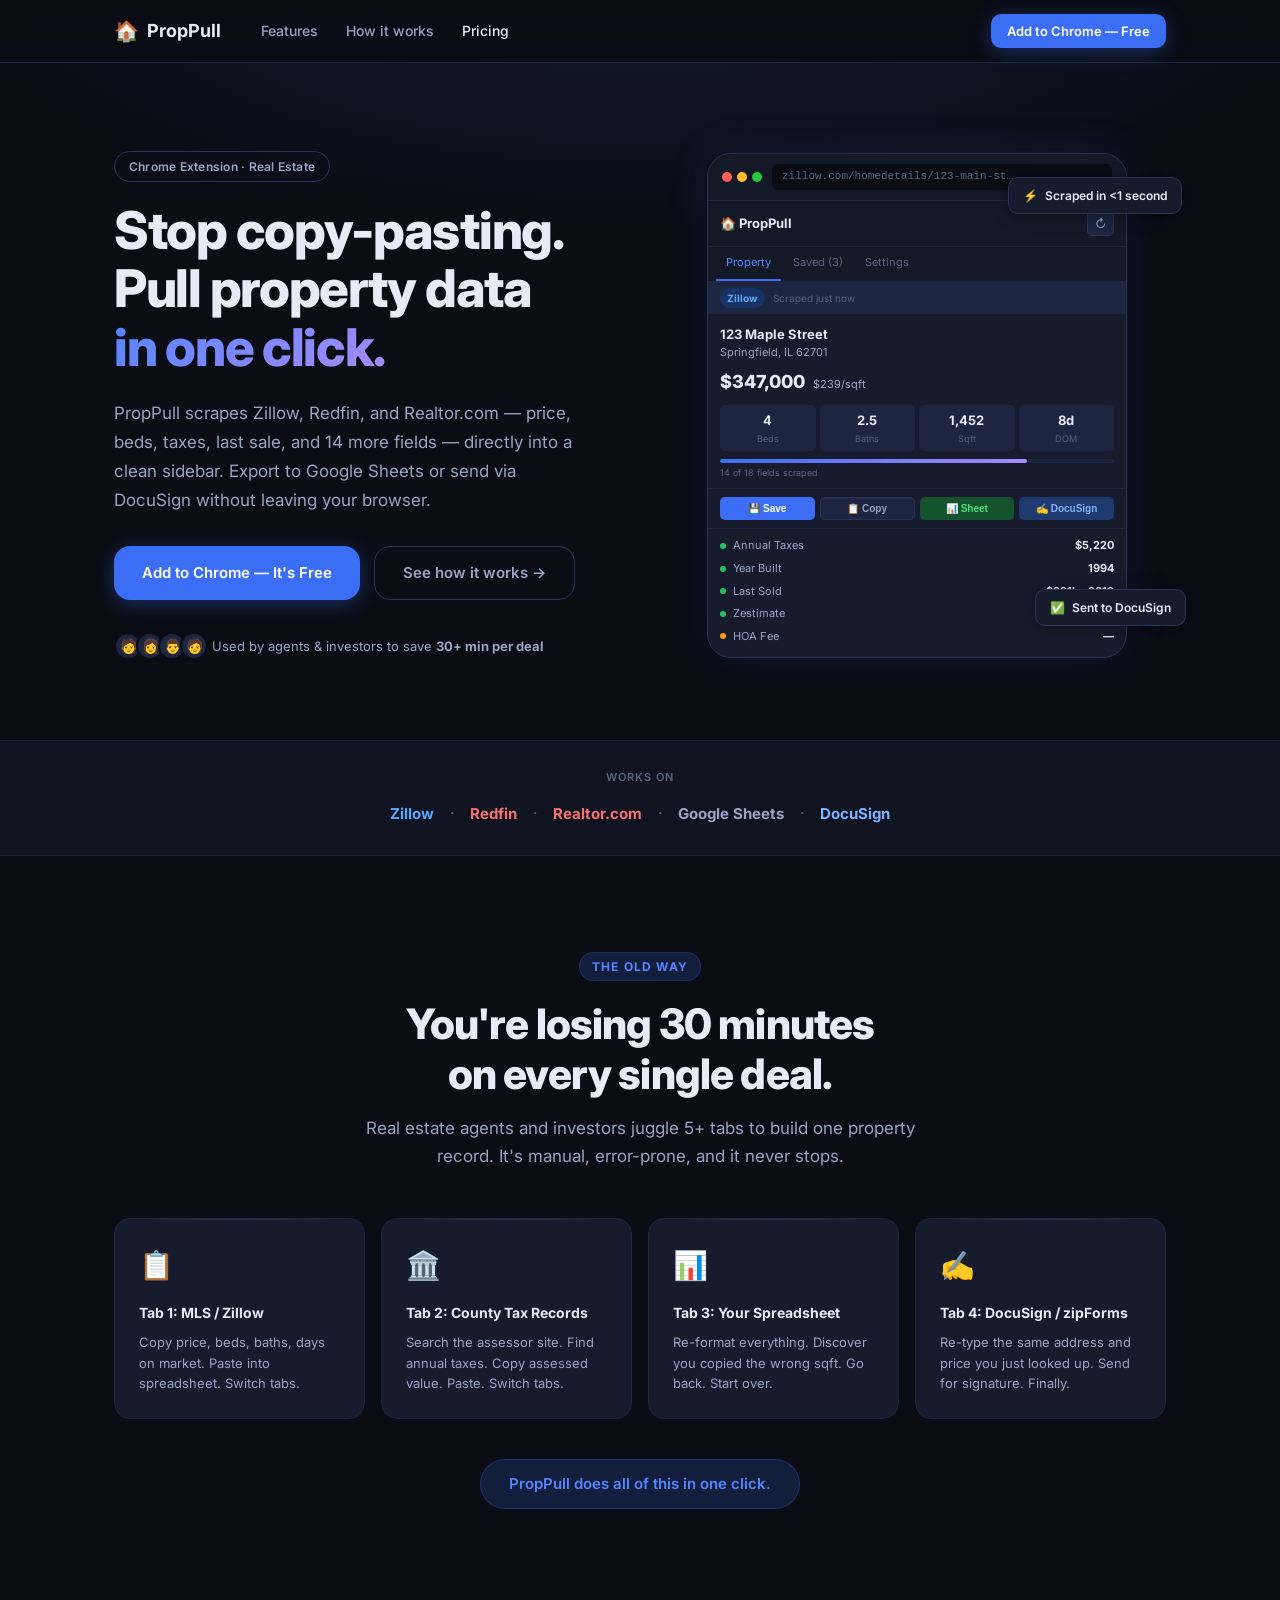
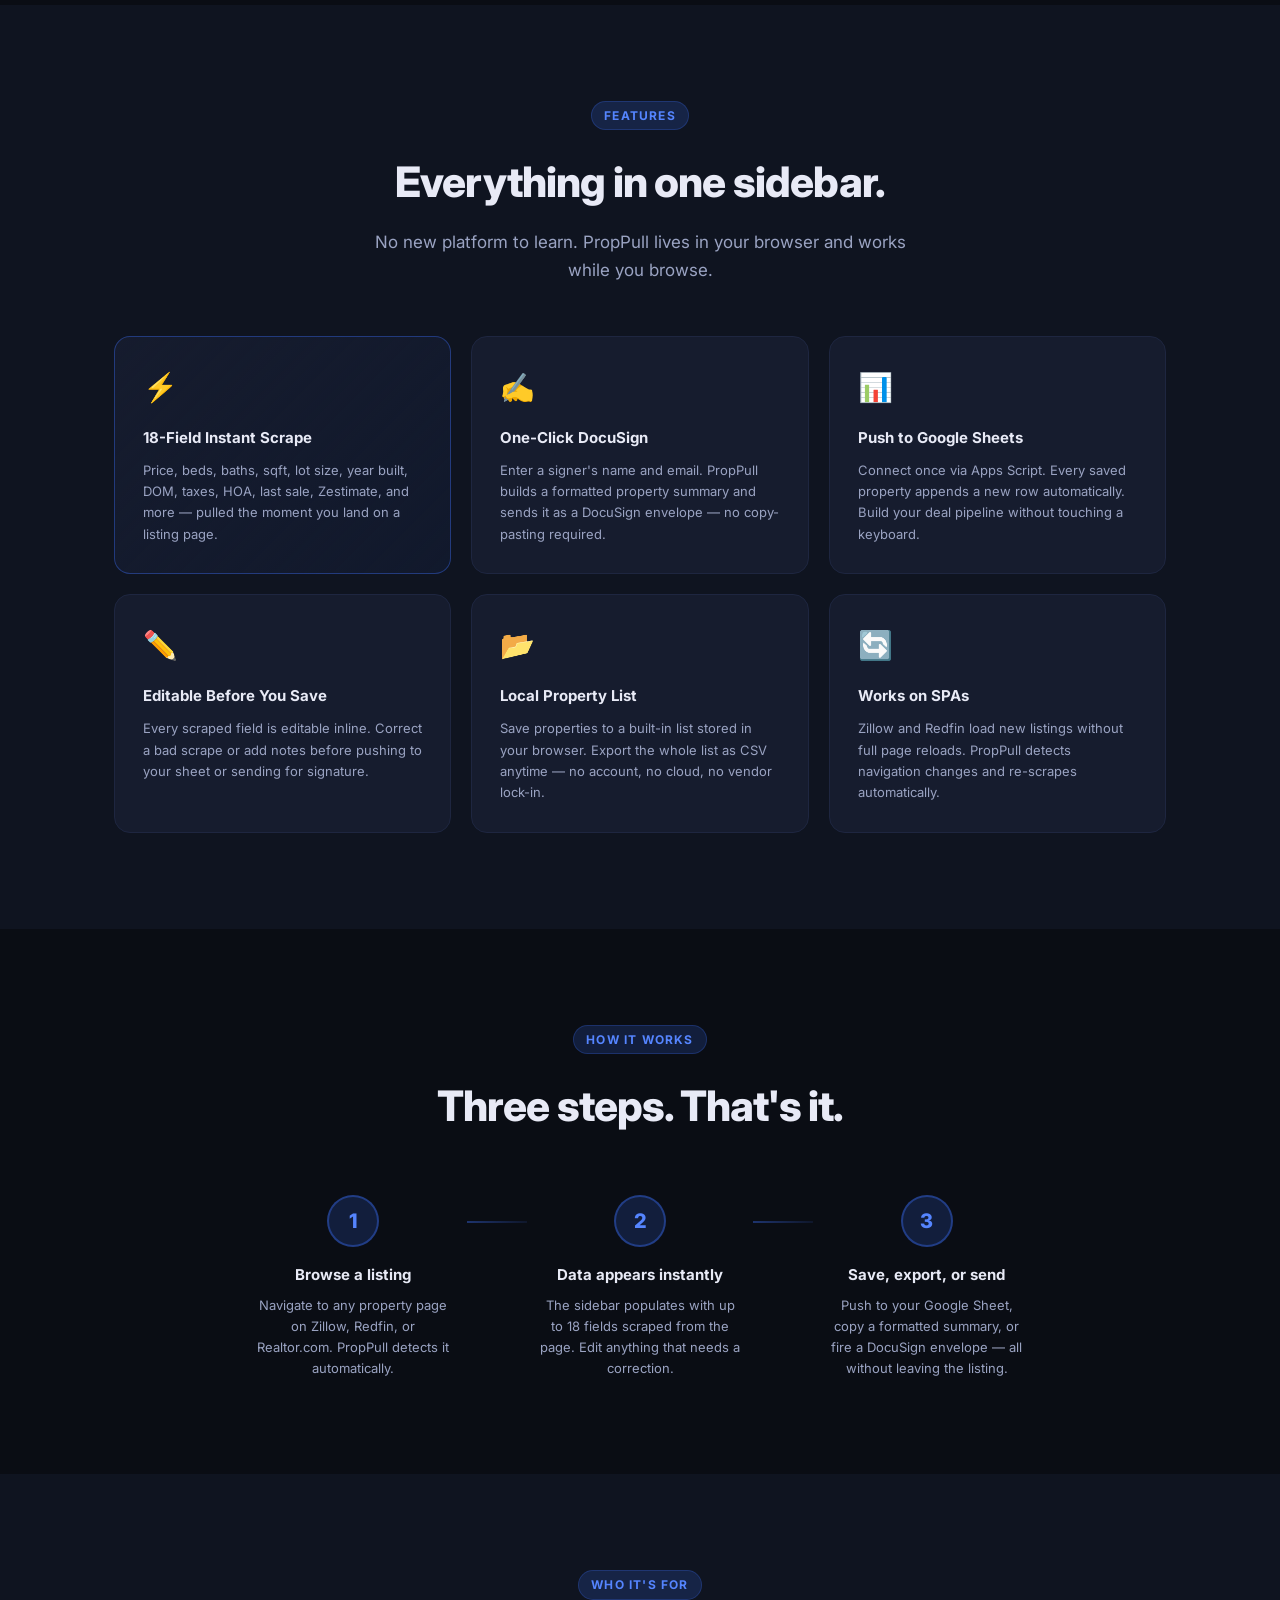
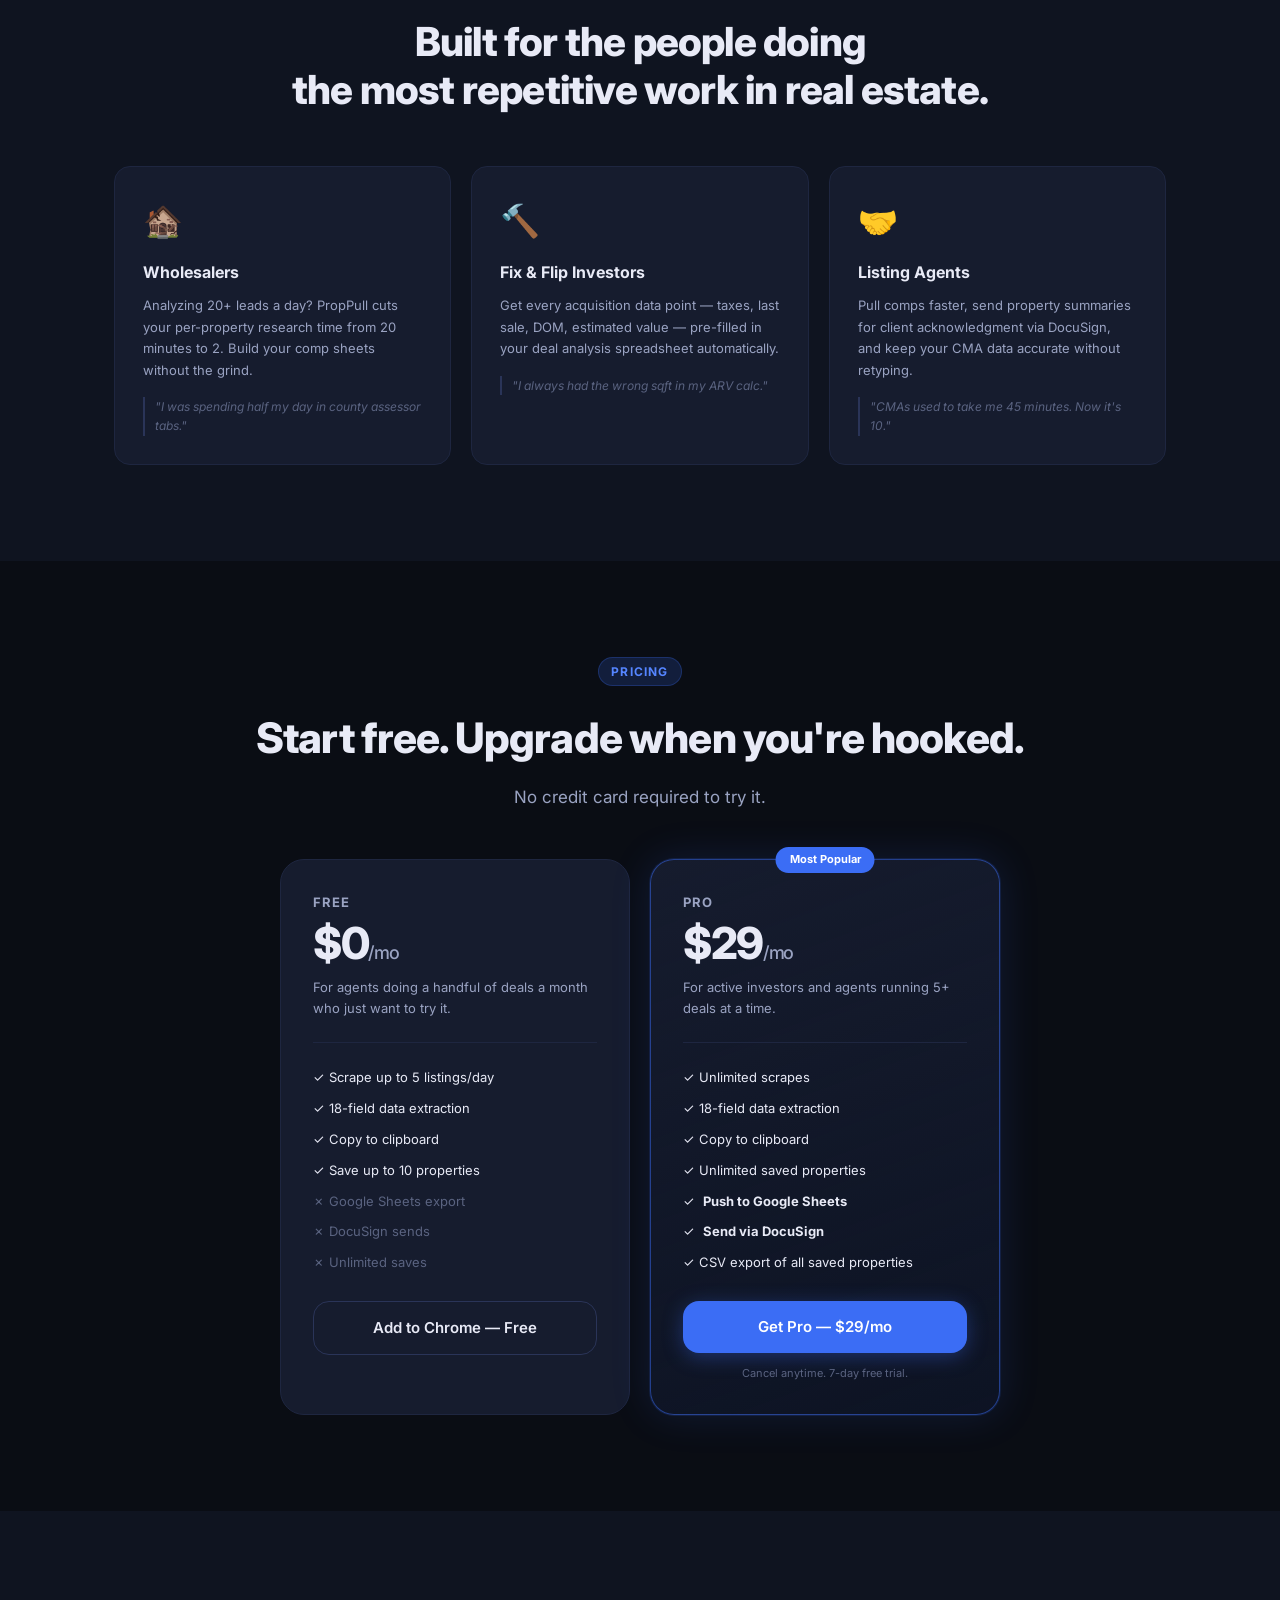
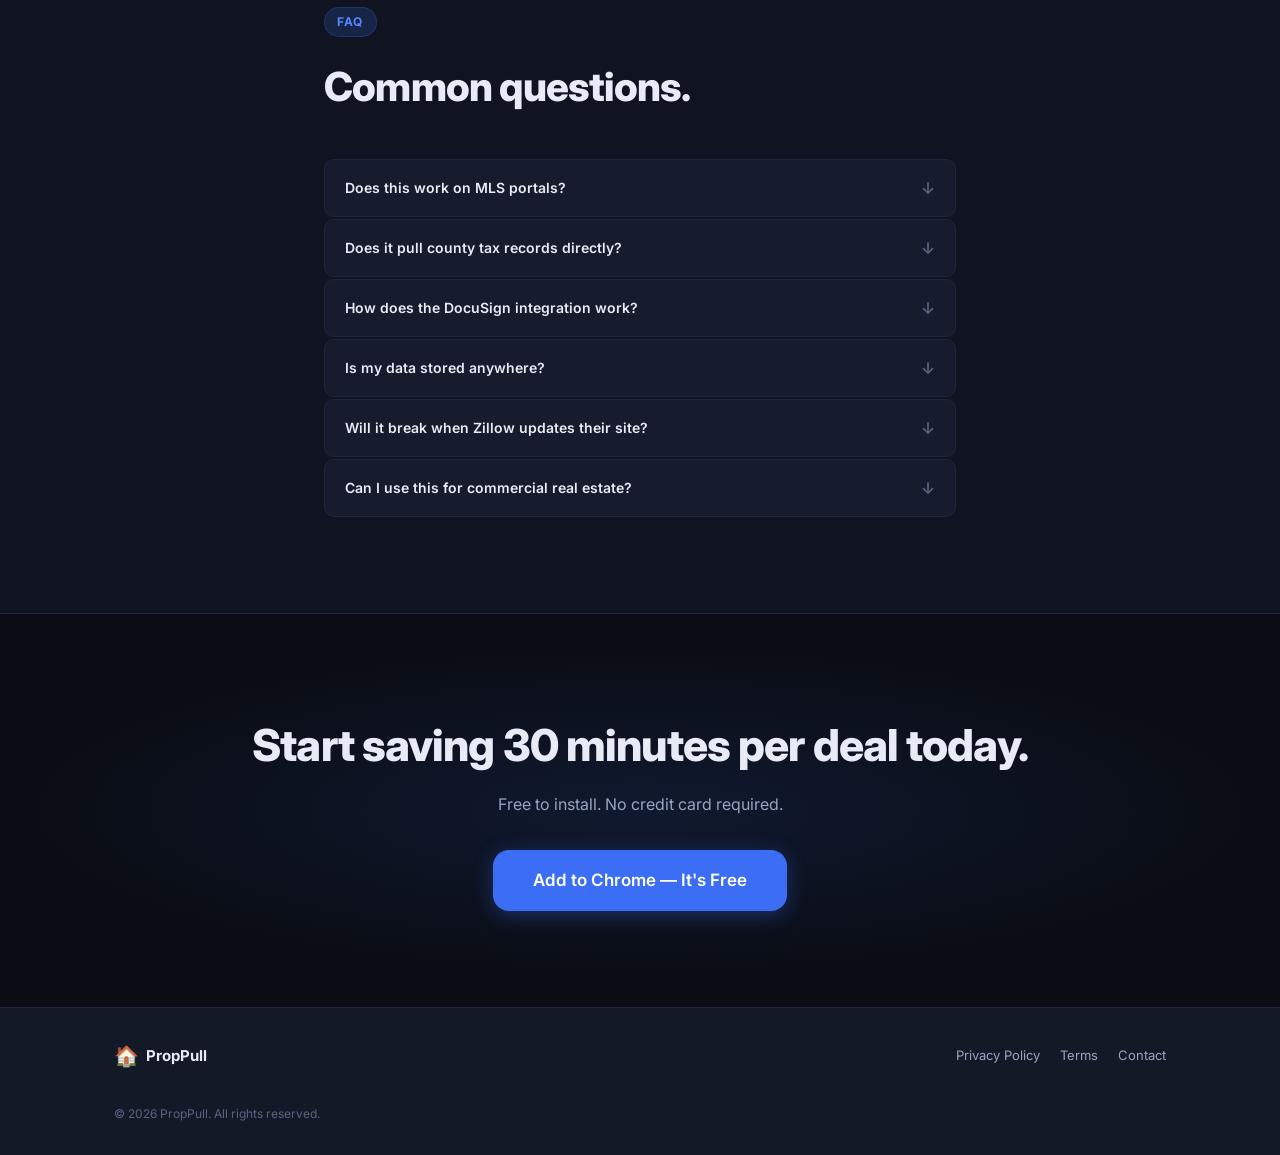
<file: prop-pull/index.html>
<!DOCTYPE html>
<html lang="en">
<head>
  <meta charset="UTF-8" />
  <meta name="viewport" content="width=device-width, initial-scale=1.0" />
  <title>PropPull — Pull Property Data in One Click</title>
  <meta name="description" content="Stop copy-pasting from Zillow, Redfin, and county records. PropPull scrapes 18 property fields in one click and sends them straight to your spreadsheet or DocuSign." />
  <link rel="stylesheet" href="styles.css" />
  <link rel="preconnect" href="https://fonts.googleapis.com" />
  <link href="https://fonts.googleapis.com/css2?family=Inter:wght@400;500;600;700;800&display=swap" rel="stylesheet" />
</head>
<body>

<!-- ── Nav ─────────────────────────────────────────────────────────────────── -->
<nav class="nav">
  <div class="nav-inner">
    <a class="nav-logo" href="#">
      <span class="logo-icon">🏠</span>
      <span>PropPull</span>
    </a>
    <div class="nav-links">
      <a href="#features">Features</a>
      <a href="#how-it-works">How it works</a>
      <a href="#pricing">Pricing</a>
    </div>
    <a class="btn btn-primary btn-sm nav-cta" href="#pricing">Add to Chrome — Free</a>
  </div>
</nav>

<!-- ── Hero ────────────────────────────────────────────────────────────────── -->
<section class="hero">
  <div class="container">
    <div class="hero-inner">

      <div class="hero-copy">
        <div class="badge">Chrome Extension · Real Estate</div>
        <h1>Stop copy-pasting.<br/>Pull property data<br/><span class="gradient-text">in one click.</span></h1>
        <p class="hero-sub">
          PropPull scrapes Zillow, Redfin, and Realtor.com — price, beds, taxes, last sale, and 14 more fields — directly into a clean sidebar. Export to Google Sheets or send via DocuSign without leaving your browser.
        </p>
        <div class="hero-actions">
          <a class="btn btn-primary btn-lg" href="#pricing">
            Add to Chrome — It's Free
          </a>
          <a class="btn btn-ghost btn-lg" href="#how-it-works">See how it works →</a>
        </div>
        <div class="hero-social-proof">
          <div class="proof-avatars">
            <span class="avatar">🧑</span>
            <span class="avatar">👩</span>
            <span class="avatar">👨</span>
            <span class="avatar">🧑</span>
          </div>
          <span>Used by agents &amp; investors to save <strong>30+ min per deal</strong></span>
        </div>
      </div>

      <div class="hero-visual">
        <div class="browser-chrome">
          <div class="browser-bar">
            <div class="browser-dots">
              <span></span><span></span><span></span>
            </div>
            <div class="browser-url">zillow.com/homedetails/123-main-st…</div>
          </div>
          <div class="browser-body">

            <!-- Fake sidebar panel -->
            <div class="mock-sidebar">
              <div class="mock-header">
                <div class="mock-logo">🏠 PropPull</div>
                <div class="mock-rescrape">↻</div>
              </div>
              <div class="mock-tabs">
                <span class="mock-tab active">Property</span>
                <span class="mock-tab">Saved (3)</span>
                <span class="mock-tab">Settings</span>
              </div>

              <div class="mock-source-bar">
                <span class="mock-badge zillow">Zillow</span>
                <span class="mock-time">Scraped just now</span>
              </div>

              <div class="mock-hero-data">
                <div class="mock-address">123 Maple Street</div>
                <div class="mock-city">Springfield, IL 62701</div>
                <div class="mock-price-row">
                  <span class="mock-price">$347,000</span>
                  <span class="mock-ppsf">$239/sqft</span>
                </div>
                <div class="mock-stats">
                  <div class="mock-stat"><strong>4</strong><span>Beds</span></div>
                  <div class="mock-stat"><strong>2.5</strong><span>Baths</span></div>
                  <div class="mock-stat"><strong>1,452</strong><span>Sqft</span></div>
                  <div class="mock-stat"><strong>8d</strong><span>DOM</span></div>
                </div>
                <div class="mock-bar-wrap">
                  <div class="mock-bar"><div class="mock-bar-fill" style="width:78%"></div></div>
                  <div class="mock-bar-label">14 of 18 fields scraped</div>
                </div>
              </div>

              <div class="mock-actions">
                <button class="mock-btn primary">💾 Save</button>
                <button class="mock-btn secondary">📋 Copy</button>
                <button class="mock-btn success">📊 Sheet</button>
                <button class="mock-btn docusign">✍ DocuSign</button>
              </div>

              <div class="mock-fields">
                <div class="mock-field"><span class="dot green"></span><span>Annual Taxes</span><strong>$5,220</strong></div>
                <div class="mock-field"><span class="dot green"></span><span>Year Built</span><strong>1994</strong></div>
                <div class="mock-field"><span class="dot green"></span><span>Last Sold</span><strong>$291k · 2019</strong></div>
                <div class="mock-field"><span class="dot green"></span><span>Zestimate</span><strong>$351,400</strong></div>
                <div class="mock-field"><span class="dot yellow"></span><span>HOA Fee</span><strong>—</strong></div>
              </div>
            </div>
            <!-- /sidebar -->

          </div>
        </div>

        <!-- Floating badges -->
        <div class="float-badge badge-top">
          <span>⚡</span> Scraped in &lt;1 second
        </div>
        <div class="float-badge badge-bottom">
          <span>✅</span> Sent to DocuSign
        </div>
      </div>

    </div>
  </div>
</section>

<!-- ── Logo strip ───────────────────────────────────────────────────────────── -->
<section class="logo-strip">
  <div class="container">
    <p class="logo-strip-label">Works on</p>
    <div class="logo-strip-logos">
      <span class="site-logo zillow-logo">Zillow</span>
      <span class="divider">·</span>
      <span class="site-logo redfin-logo">Redfin</span>
      <span class="divider">·</span>
      <span class="site-logo realtor-logo">Realtor.com</span>
      <span class="divider">·</span>
      <span class="site-logo">Google Sheets</span>
      <span class="divider">·</span>
      <span class="site-logo ds-logo">DocuSign</span>
    </div>
  </div>
</section>

<!-- ── Problem ──────────────────────────────────────────────────────────────── -->
<section class="problem" id="problem">
  <div class="container">
    <div class="section-label">The old way</div>
    <h2>You're losing 30 minutes<br/>on every single deal.</h2>
    <p class="section-sub">Real estate agents and investors juggle 5+ tabs to build one property record. It's manual, error-prone, and it never stops.</p>

    <div class="pain-grid">
      <div class="pain-card">
        <div class="pain-icon">📋</div>
        <h3>Tab 1: MLS / Zillow</h3>
        <p>Copy price, beds, baths, days on market. Paste into spreadsheet. Switch tabs.</p>
      </div>
      <div class="pain-card">
        <div class="pain-icon">🏛️</div>
        <h3>Tab 2: County Tax Records</h3>
        <p>Search the assessor site. Find annual taxes. Copy assessed value. Paste. Switch tabs.</p>
      </div>
      <div class="pain-card">
        <div class="pain-icon">📊</div>
        <h3>Tab 3: Your Spreadsheet</h3>
        <p>Re-format everything. Discover you copied the wrong sqft. Go back. Start over.</p>
      </div>
      <div class="pain-card">
        <div class="pain-icon">✍️</div>
        <h3>Tab 4: DocuSign / zipForms</h3>
        <p>Re-type the same address and price you just looked up. Send for signature. Finally.</p>
      </div>
    </div>

    <div class="vs-divider">
      <span>PropPull does all of this in one click.</span>
    </div>
  </div>
</section>

<!-- ── Features ─────────────────────────────────────────────────────────────── -->
<section class="features" id="features">
  <div class="container">
    <div class="section-label">Features</div>
    <h2>Everything in one sidebar.</h2>
    <p class="section-sub">No new platform to learn. PropPull lives in your browser and works while you browse.</p>

    <div class="features-grid">

      <div class="feature-card featured">
        <div class="feature-icon">⚡</div>
        <h3>18-Field Instant Scrape</h3>
        <p>Price, beds, baths, sqft, lot size, year built, DOM, taxes, HOA, last sale, Zestimate, and more — pulled the moment you land on a listing page.</p>
      </div>

      <div class="feature-card">
        <div class="feature-icon">✍️</div>
        <h3>One-Click DocuSign</h3>
        <p>Enter a signer's name and email. PropPull builds a formatted property summary and sends it as a DocuSign envelope — no copy-pasting required.</p>
      </div>

      <div class="feature-card">
        <div class="feature-icon">📊</div>
        <h3>Push to Google Sheets</h3>
        <p>Connect once via Apps Script. Every saved property appends a new row automatically. Build your deal pipeline without touching a keyboard.</p>
      </div>

      <div class="feature-card">
        <div class="feature-icon">✏️</div>
        <h3>Editable Before You Save</h3>
        <p>Every scraped field is editable inline. Correct a bad scrape or add notes before pushing to your sheet or sending for signature.</p>
      </div>

      <div class="feature-card">
        <div class="feature-icon">📂</div>
        <h3>Local Property List</h3>
        <p>Save properties to a built-in list stored in your browser. Export the whole list as CSV anytime — no account, no cloud, no vendor lock-in.</p>
      </div>

      <div class="feature-card">
        <div class="feature-icon">🔄</div>
        <h3>Works on SPAs</h3>
        <p>Zillow and Redfin load new listings without full page reloads. PropPull detects navigation changes and re-scrapes automatically.</p>
      </div>

    </div>
  </div>
</section>

<!-- ── How it works ─────────────────────────────────────────────────────────── -->
<section class="how-it-works" id="how-it-works">
  <div class="container">
    <div class="section-label">How it works</div>
    <h2>Three steps. That's it.</h2>

    <div class="steps">
      <div class="step">
        <div class="step-number">1</div>
        <div class="step-body">
          <h3>Browse a listing</h3>
          <p>Navigate to any property page on Zillow, Redfin, or Realtor.com. PropPull detects it automatically.</p>
        </div>
      </div>
      <div class="step-connector"></div>
      <div class="step">
        <div class="step-number">2</div>
        <div class="step-body">
          <h3>Data appears instantly</h3>
          <p>The sidebar populates with up to 18 fields scraped from the page. Edit anything that needs a correction.</p>
        </div>
      </div>
      <div class="step-connector"></div>
      <div class="step">
        <div class="step-number">3</div>
        <div class="step-body">
          <h3>Save, export, or send</h3>
          <p>Push to your Google Sheet, copy a formatted summary, or fire a DocuSign envelope — all without leaving the listing.</p>
        </div>
      </div>
    </div>
  </div>
</section>

<!-- ── Who it's for ─────────────────────────────────────────────────────────── -->
<section class="audience">
  <div class="container">
    <div class="section-label">Who it's for</div>
    <h2>Built for the people doing<br/>the most repetitive work in real estate.</h2>

    <div class="audience-grid">
      <div class="audience-card">
        <div class="audience-icon">🏚️</div>
        <h3>Wholesalers</h3>
        <p>Analyzing 20+ leads a day? PropPull cuts your per-property research time from 20 minutes to 2. Build your comp sheets without the grind.</p>
        <div class="audience-quote">"I was spending half my day in county assessor tabs."</div>
      </div>
      <div class="audience-card">
        <div class="audience-icon">🔨</div>
        <h3>Fix &amp; Flip Investors</h3>
        <p>Get every acquisition data point — taxes, last sale, DOM, estimated value — pre-filled in your deal analysis spreadsheet automatically.</p>
        <div class="audience-quote">"I always had the wrong sqft in my ARV calc."</div>
      </div>
      <div class="audience-card">
        <div class="audience-icon">🤝</div>
        <h3>Listing Agents</h3>
        <p>Pull comps faster, send property summaries for client acknowledgment via DocuSign, and keep your CMA data accurate without retyping.</p>
        <div class="audience-quote">"CMAs used to take me 45 minutes. Now it's 10."</div>
      </div>
    </div>
  </div>
</section>

<!-- ── Pricing ──────────────────────────────────────────────────────────────── -->
<section class="pricing" id="pricing">
  <div class="container">
    <div class="section-label">Pricing</div>
    <h2>Start free. Upgrade when you're hooked.</h2>
    <p class="section-sub">No credit card required to try it.</p>

    <div class="pricing-grid">

      <div class="pricing-card">
        <div class="pricing-plan">Free</div>
        <div class="pricing-price">$0<span>/mo</span></div>
        <div class="pricing-desc">For agents doing a handful of deals a month who just want to try it.</div>
        <ul class="pricing-features">
          <li>✓ Scrape up to 5 listings/day</li>
          <li>✓ 18-field data extraction</li>
          <li>✓ Copy to clipboard</li>
          <li>✓ Save up to 10 properties</li>
          <li class="muted">✗ Google Sheets export</li>
          <li class="muted">✗ DocuSign sends</li>
          <li class="muted">✗ Unlimited saves</li>
        </ul>
        <a class="btn btn-outline btn-lg" href="#" id="cta-free">Add to Chrome — Free</a>
      </div>

      <div class="pricing-card featured">
        <div class="pricing-badge">Most Popular</div>
        <div class="pricing-plan">Pro</div>
        <div class="pricing-price">$29<span>/mo</span></div>
        <div class="pricing-desc">For active investors and agents running 5+ deals at a time.</div>
        <ul class="pricing-features">
          <li>✓ Unlimited scrapes</li>
          <li>✓ 18-field data extraction</li>
          <li>✓ Copy to clipboard</li>
          <li>✓ Unlimited saved properties</li>
          <li>✓ <strong>Push to Google Sheets</strong></li>
          <li>✓ <strong>Send via DocuSign</strong></li>
          <li>✓ CSV export of all saved properties</li>
        </ul>
        <a class="btn btn-primary btn-lg" href="#" id="cta-pro">Get Pro — $29/mo</a>
        <div class="pricing-footnote">Cancel anytime. 7-day free trial.</div>
      </div>

    </div>
  </div>
</section>

<!-- ── FAQ ──────────────────────────────────────────────────────────────────── -->
<section class="faq">
  <div class="container faq-inner">
    <div class="section-label">FAQ</div>
    <h2>Common questions.</h2>

    <div class="faq-list">

      <div class="faq-item">
        <button class="faq-q" aria-expanded="false">
          Does this work on MLS portals?
          <span class="faq-arrow">↓</span>
        </button>
        <div class="faq-a">
          PropPull works on the public-facing property pages of Zillow, Redfin, and Realtor.com. MLS data behind agent logins isn't currently supported — but for most research workflows, these sources cover everything you need.
        </div>
      </div>

      <div class="faq-item">
        <button class="faq-q" aria-expanded="false">
          Does it pull county tax records directly?
          <span class="faq-arrow">↓</span>
        </button>
        <div class="faq-a">
          Tax data (annual taxes, assessed value) is scraped from property pages on Zillow and Redfin when they display it. Direct county assessor scraping is on the roadmap.
        </div>
      </div>

      <div class="faq-item">
        <button class="faq-q" aria-expanded="false">
          How does the DocuSign integration work?
          <span class="faq-arrow">↓</span>
        </button>
        <div class="faq-a">
          PropPull connects to your existing DocuSign account via OAuth. When you click "Send via DocuSign," it creates a formatted property summary document and sends it as an envelope to whoever you specify. You'll need a DocuSign account (free developer accounts are available).
        </div>
      </div>

      <div class="faq-item">
        <button class="faq-q" aria-expanded="false">
          Is my data stored anywhere?
          <span class="faq-arrow">↓</span>
        </button>
        <div class="faq-a">
          All scraped property data is stored locally in your browser's storage — never on our servers. The only external calls are when you explicitly export to Google Sheets (your webhook) or send via DocuSign.
        </div>
      </div>

      <div class="faq-item">
        <button class="faq-q" aria-expanded="false">
          Will it break when Zillow updates their site?
          <span class="faq-arrow">↓</span>
        </button>
        <div class="faq-a">
          PropPull uses multiple fallback selectors for each field, so minor DOM changes won't break it. If Zillow does a major redesign, we push an update to the Chrome Web Store — typically within 48 hours.
        </div>
      </div>

      <div class="faq-item">
        <button class="faq-q" aria-expanded="false">
          Can I use this for commercial real estate?
          <span class="faq-arrow">↓</span>
        </button>
        <div class="faq-a">
          PropPull is optimized for residential properties today. Commercial support (LoopNet, Crexi) is on the roadmap. If that's important to you, let us know — it helps us prioritize.
        </div>
      </div>

    </div>
  </div>
</section>

<!-- ── CTA Banner ───────────────────────────────────────────────────────────── -->
<section class="cta-banner">
  <div class="container">
    <h2>Start saving 30 minutes per deal today.</h2>
    <p>Free to install. No credit card required.</p>
    <a class="btn btn-primary btn-xl" href="#" id="cta-bottom">Add to Chrome — It's Free</a>
  </div>
</section>

<!-- ── Footer ───────────────────────────────────────────────────────────────── -->
<footer class="footer">
  <div class="container footer-inner">
    <div class="footer-logo">
      <span class="logo-icon">🏠</span>
      <span>PropPull</span>
    </div>
    <div class="footer-links">
      <a href="#">Privacy Policy</a>
      <a href="#">Terms</a>
      <a href="mailto:hello@proppull.com">Contact</a>
    </div>
    <div class="footer-copy">© 2026 PropPull. All rights reserved.</div>
  </div>
</footer>

<script src="main.js"></script>
</body>
</html>
</file>
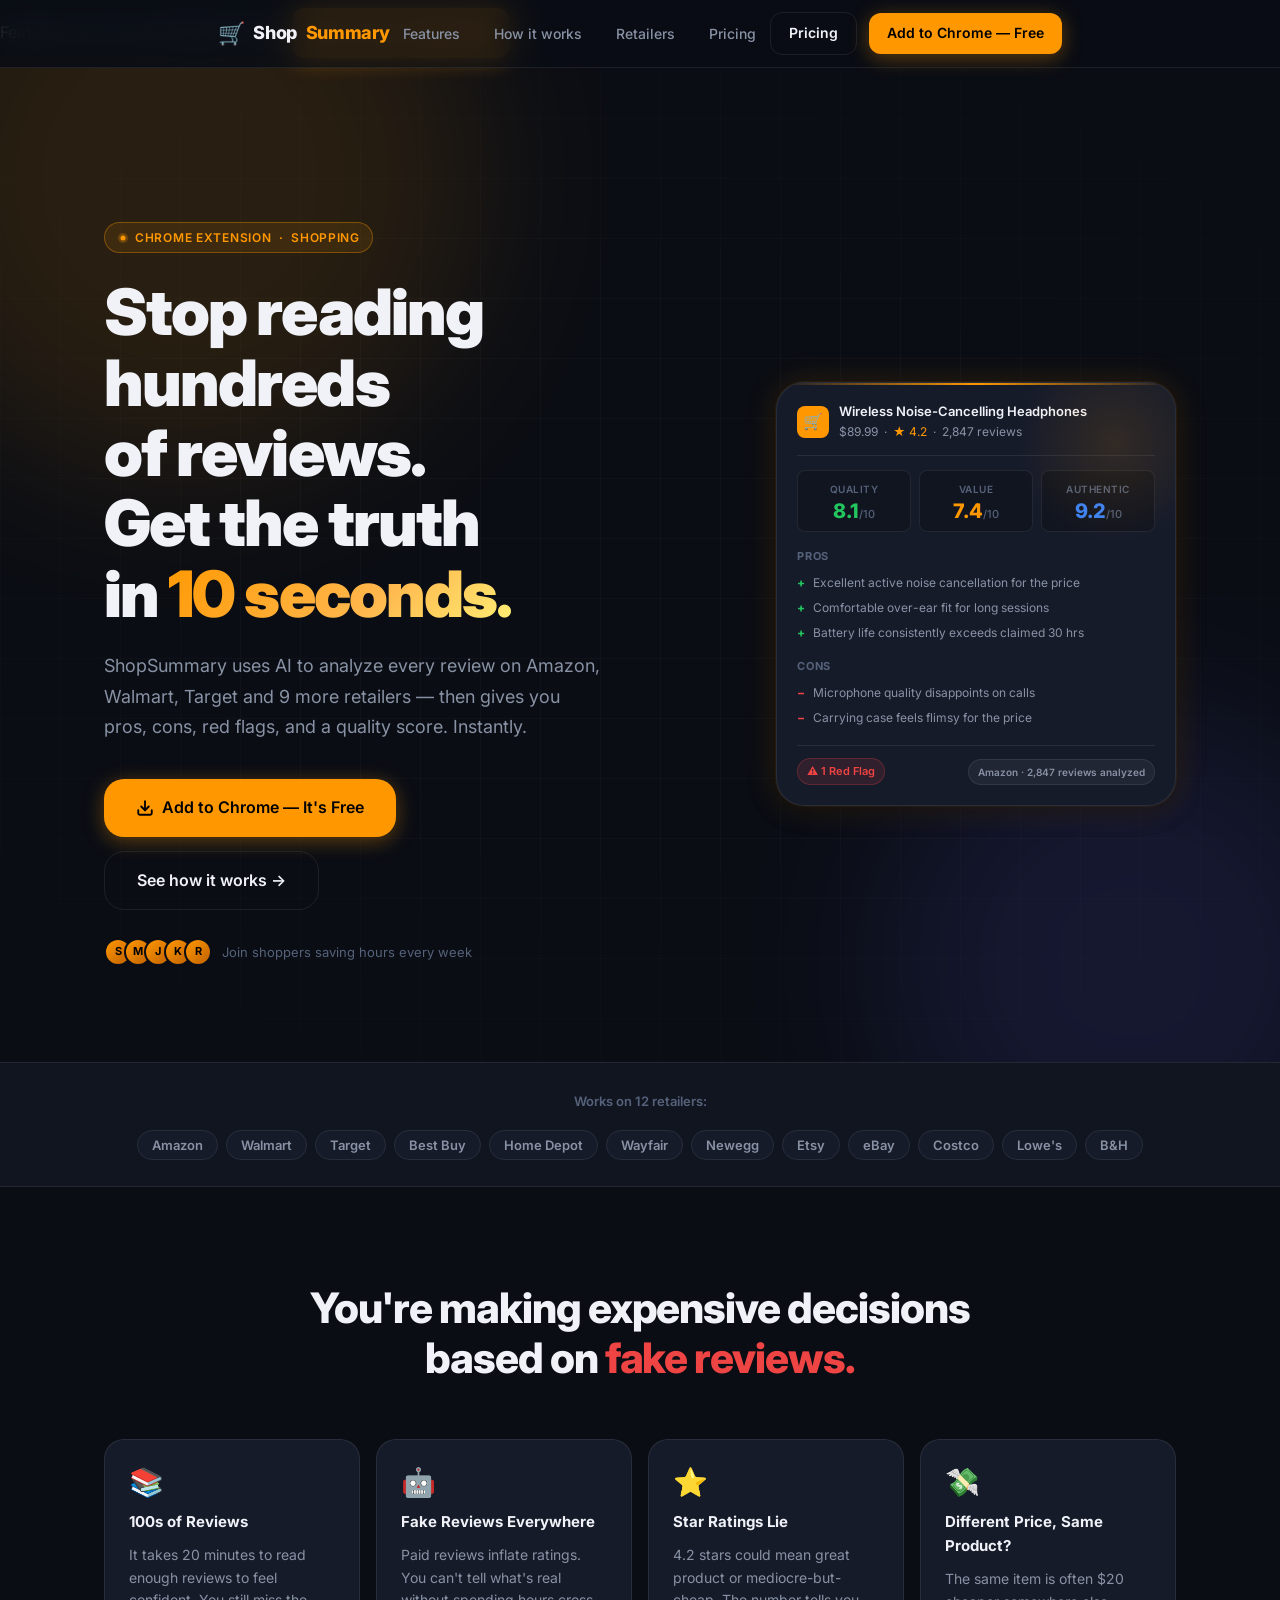
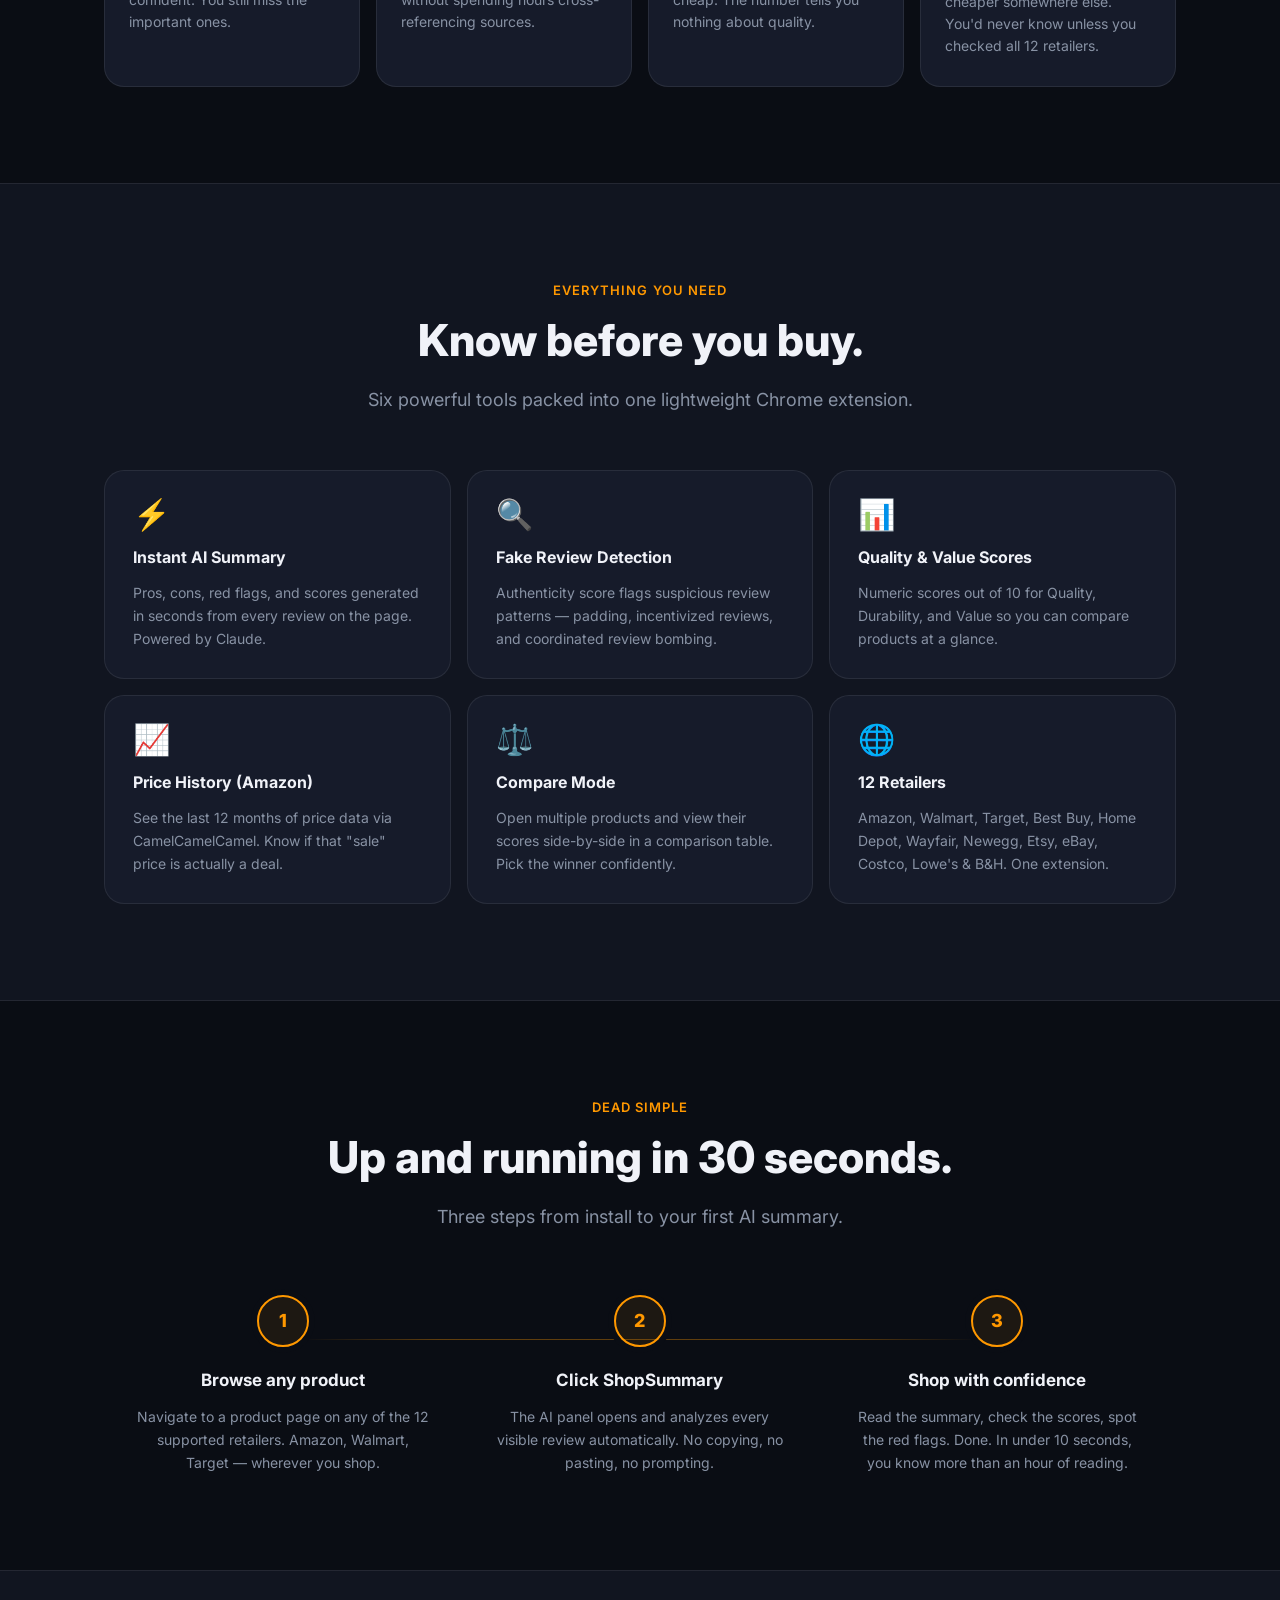
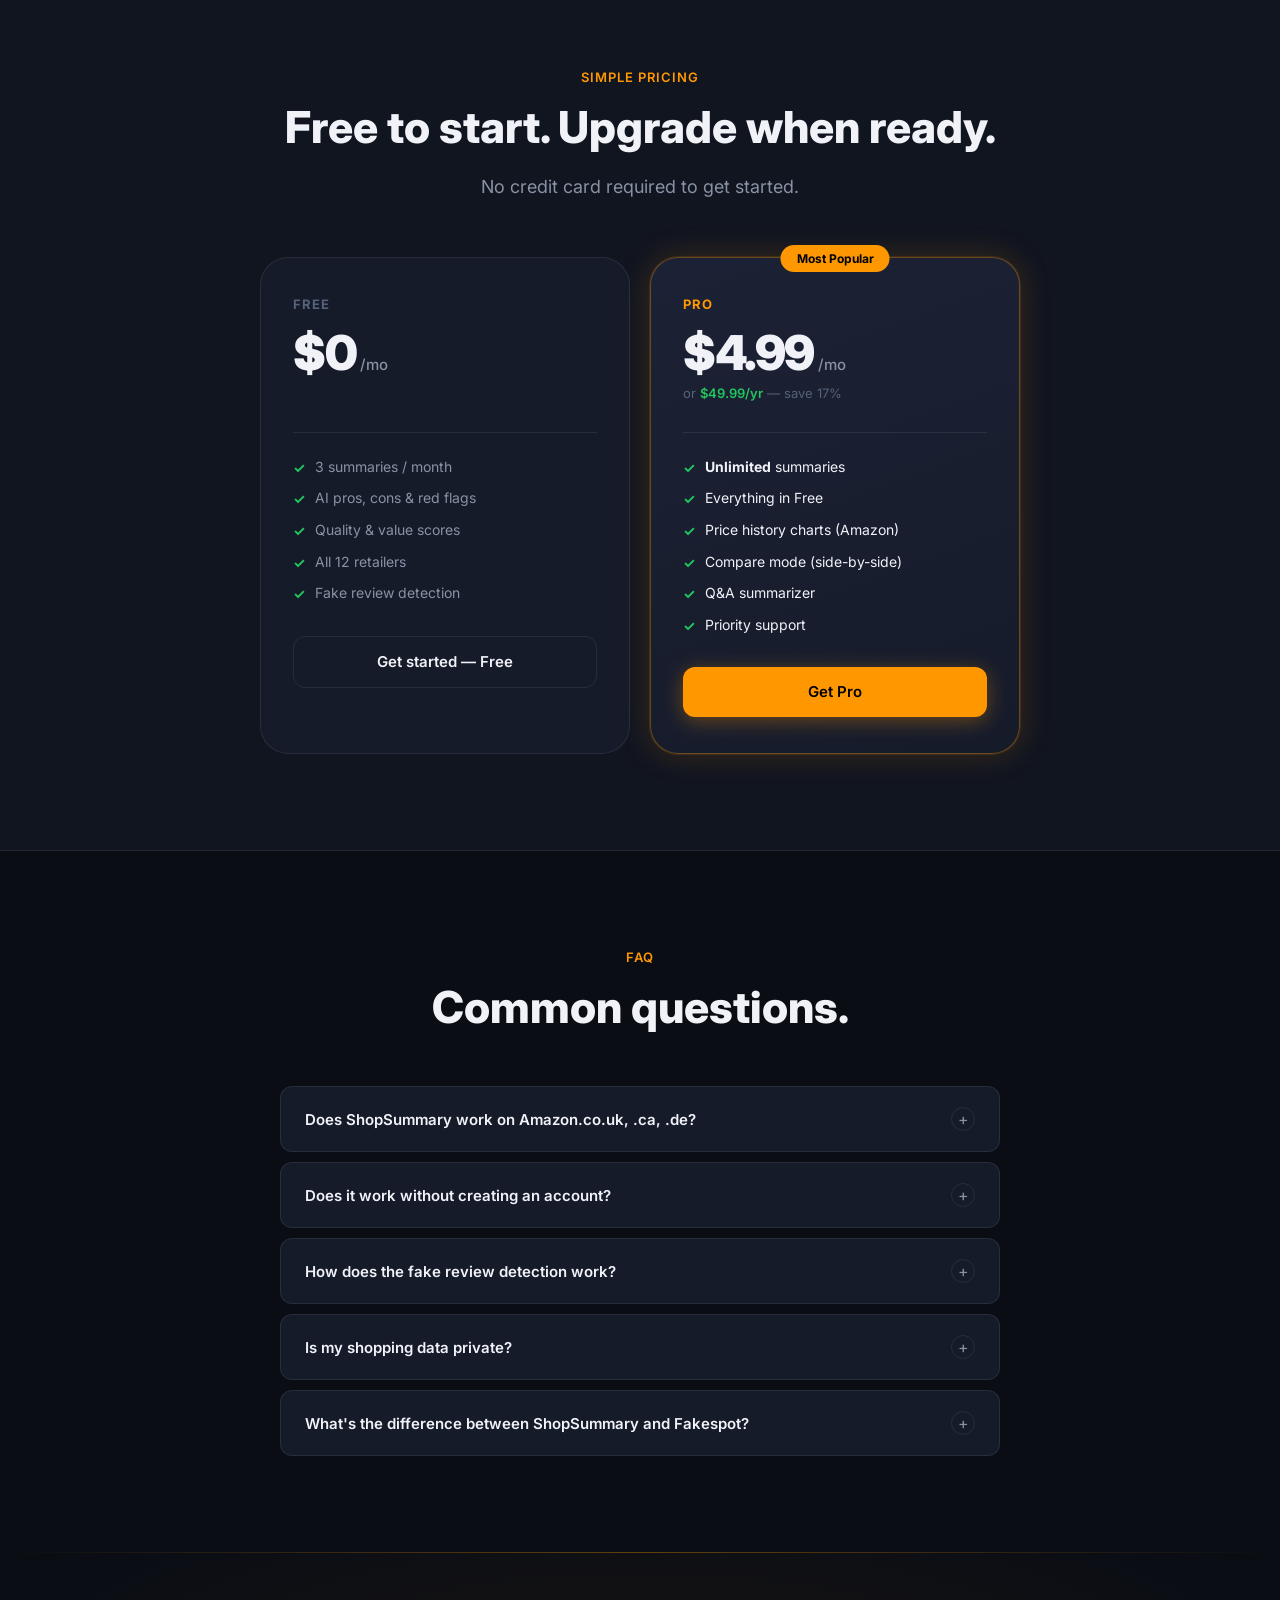
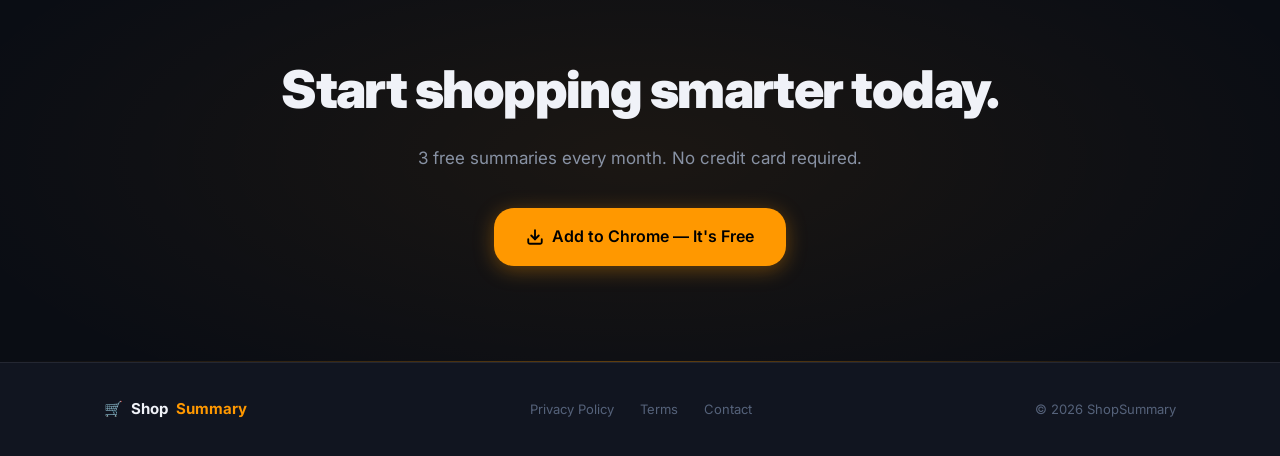
<file: shop-summary/index.html>
<!DOCTYPE html>
<html lang="en">
<head>
  <meta charset="UTF-8" />
  <meta name="viewport" content="width=device-width, initial-scale=1.0" />
  <title>ShopSummary — Stop reading hundreds of reviews. Get the truth in 10 seconds.</title>
  <meta name="description" content="ShopSummary uses AI to analyze every review on Amazon, Walmart, Target and 9 more retailers — then gives you pros, cons, red flags, and a quality score. Instantly." />
  <meta name="theme-color" content="#FF9800" />

  <!-- Open Graph -->
  <meta property="og:title" content="ShopSummary — AI-Powered Product Review Summarizer" />
  <meta property="og:description" content="Stop reading hundreds of reviews. Get the truth in 10 seconds." />
  <meta property="og:type" content="website" />

  <link rel="preconnect" href="https://fonts.googleapis.com" />
  <link rel="preconnect" href="https://fonts.gstatic.com" crossorigin />
  <link href="https://fonts.googleapis.com/css2?family=Inter:wght@300;400;500;600;700;800;900&display=swap" rel="stylesheet" />
  <link rel="stylesheet" href="styles.css" />
</head>
<body>

  <!-- ════════════════════════════════════════════
       NAV
       ════════════════════════════════════════════ -->
  <nav class="nav" id="nav">
    <div class="container">
      <div class="nav__inner">

        <a href="#" class="nav__logo" aria-label="ShopSummary home">
          <span class="nav__logo-icon">🛒</span>
          Shop<span>Summary</span>
        </a>

        <ul class="nav__links" role="list">
          <li><a href="#features">Features</a></li>
          <li><a href="#how-it-works">How it works</a></li>
          <li><a href="#retailers">Retailers</a></li>
          <li><a href="#pricing">Pricing</a></li>
        </ul>

        <div class="nav__cta">
          <a href="#pricing" class="btn btn-ghost" style="padding:9px 18px;font-size:14px;">Pricing</a>
          <a href="#" class="btn btn-primary cta-link" style="padding:9px 18px;font-size:14px;">Add to Chrome — Free</a>
        </div>

        <button class="hamburger" id="hamburger" aria-label="Toggle menu" aria-expanded="false">
          <span></span>
          <span></span>
          <span></span>
        </button>

      </div>
    </div>
  </nav>

  <!-- Mobile menu drawer -->
  <div class="mobile-menu" id="mobileMenu" role="navigation" aria-label="Mobile navigation">
    <a href="#features" class="mobile-nav-link">Features</a>
    <a href="#how-it-works" class="mobile-nav-link">How it works</a>
    <a href="#retailers" class="mobile-nav-link">Retailers</a>
    <a href="#pricing" class="mobile-nav-link">Pricing</a>
    <a href="#" class="btn btn-primary cta-link" style="margin-top:8px;justify-content:center;">Add to Chrome — Free</a>
  </div>


  <!-- ════════════════════════════════════════════
       HERO
       ════════════════════════════════════════════ -->
  <section class="hero" id="hero" aria-label="Hero">
    <div class="hero__bg" aria-hidden="true">
      <div class="hero__bg-blob hero__bg-blob--1"></div>
      <div class="hero__bg-blob hero__bg-blob--2"></div>
      <div class="hero__bg-grid"></div>
    </div>

    <div class="container">
      <div class="hero__inner">

        <!-- Left: copy -->
        <div class="hero__copy">
          <div class="hero__badge reveal">
            <span class="tag">
              <svg width="12" height="12" viewBox="0 0 12 12" fill="none" aria-hidden="true"><circle cx="6" cy="6" r="5" fill="#FF9800" opacity="0.25"/><circle cx="6" cy="6" r="2.5" fill="#FF9800"/></svg>
              Chrome Extension &nbsp;·&nbsp; Shopping
            </span>
          </div>

          <h1 class="hero__h1 reveal reveal-delay-1">
            Stop reading hundreds of&nbsp;reviews.<br>
            Get the truth in&nbsp;<span class="hero__gradient">10&nbsp;seconds.</span>
          </h1>

          <p class="hero__sub reveal reveal-delay-2">
            ShopSummary uses AI to analyze every review on Amazon, Walmart, Target and 9 more retailers — then gives you pros, cons, red flags, and a quality score. Instantly.
          </p>

          <div class="hero__ctas reveal reveal-delay-3">
            <a href="#" class="btn btn-primary btn-lg cta-link">
              <svg width="18" height="18" viewBox="0 0 24 24" fill="none" stroke="currentColor" stroke-width="2.5" stroke-linecap="round" stroke-linejoin="round" aria-hidden="true"><path d="M21 15v4a2 2 0 0 1-2 2H5a2 2 0 0 1-2-2v-4"/><polyline points="7 10 12 15 17 10"/><line x1="12" y1="15" x2="12" y2="3"/></svg>
              Add to Chrome — It's Free
            </a>
            <a href="#how-it-works" class="btn btn-ghost btn-lg">
              See how it works&nbsp;→
            </a>
          </div>

          <div class="hero__social-proof reveal reveal-delay-4">
            <div class="hero__avatars" aria-hidden="true">
              <div class="hero__avatar">S</div>
              <div class="hero__avatar">M</div>
              <div class="hero__avatar">J</div>
              <div class="hero__avatar">K</div>
              <div class="hero__avatar">R</div>
            </div>
            <span>Join shoppers saving hours every week</span>
          </div>
        </div>

        <!-- Right: extension mockup -->
        <div class="hero__mockup-wrap reveal reveal-delay-2">
          <div class="mockup" role="img" aria-label="ShopSummary extension panel preview">
            <div class="mockup__glow" aria-hidden="true"></div>

            <div class="mockup__header">
              <div class="mockup__logo" aria-hidden="true">🛒</div>
              <div>
                <div class="mockup__product-name">Wireless Noise-Cancelling Headphones</div>
                <div class="mockup__product-meta">
                  <span>$89.99</span>
                  <span aria-hidden="true">·</span>
                  <span class="mockup__star" aria-label="4.2 stars">★ 4.2</span>
                  <span aria-hidden="true">·</span>
                  <span>2,847 reviews</span>
                </div>
              </div>
            </div>

            <div class="mockup__scores" role="group" aria-label="Product scores">
              <div class="mockup__score score-quality">
                <div class="mockup__score-label">Quality</div>
                <div class="mockup__score-value">8.1<span>/10</span></div>
              </div>
              <div class="mockup__score score-value">
                <div class="mockup__score-label">Value</div>
                <div class="mockup__score-value">7.4<span>/10</span></div>
              </div>
              <div class="mockup__score score-auth">
                <div class="mockup__score-label">Authentic</div>
                <div class="mockup__score-value">9.2<span>/10</span></div>
              </div>
            </div>

            <div class="mockup__section">
              <div class="mockup__section-title">Pros</div>
              <ul class="mockup__list mockup__list--pros" aria-label="Product pros">
                <li>Excellent active noise cancellation for the price</li>
                <li>Comfortable over-ear fit for long sessions</li>
                <li>Battery life consistently exceeds claimed 30 hrs</li>
              </ul>
            </div>

            <div class="mockup__section">
              <div class="mockup__section-title">Cons</div>
              <ul class="mockup__list mockup__list--cons" aria-label="Product cons">
                <li>Microphone quality disappoints on calls</li>
                <li>Carrying case feels flimsy for the price</li>
              </ul>
            </div>

            <div class="mockup__footer">
              <span class="mockup__badge mockup__badge--red" aria-label="1 red flag detected">
                ⚠ 1 Red Flag
              </span>
              <span class="mockup__badge mockup__badge--source">
                Amazon · 2,847 reviews analyzed
              </span>
            </div>
          </div>
        </div>

      </div>
    </div>
  </section>


  <!-- ════════════════════════════════════════════
       RETAILER STRIP
       ════════════════════════════════════════════ -->
  <section class="retailers" id="retailers" aria-label="Supported retailers">
    <div class="container">
      <div class="retailers__inner">
        <span class="retailers__label">Works on 12 retailers:</span>
        <ul class="retailers__list" role="list">
          <li><span class="retailer-badge">Amazon</span></li>
          <li><span class="retailer-badge">Walmart</span></li>
          <li><span class="retailer-badge">Target</span></li>
          <li><span class="retailer-badge">Best Buy</span></li>
          <li><span class="retailer-badge">Home Depot</span></li>
          <li><span class="retailer-badge">Wayfair</span></li>
          <li><span class="retailer-badge">Newegg</span></li>
          <li><span class="retailer-badge">Etsy</span></li>
          <li><span class="retailer-badge">eBay</span></li>
          <li><span class="retailer-badge">Costco</span></li>
          <li><span class="retailer-badge">Lowe's</span></li>
          <li><span class="retailer-badge">B&amp;H</span></li>
        </ul>
      </div>
    </div>
  </section>


  <!-- ════════════════════════════════════════════
       PROBLEM
       ════════════════════════════════════════════ -->
  <section class="problem" aria-labelledby="problem-title">
    <div class="container">
      <h2 class="problem__title reveal" id="problem-title">
        You're making expensive decisions<br>based on <em>fake reviews.</em>
      </h2>

      <div class="problem__grid">
        <div class="problem-card reveal">
          <div class="problem-card__icon" aria-hidden="true">📚</div>
          <h3 class="problem-card__title">100s of Reviews</h3>
          <p class="problem-card__body">It takes 20 minutes to read enough reviews to feel confident. You still miss the important ones.</p>
        </div>

        <div class="problem-card reveal reveal-delay-1">
          <div class="problem-card__icon" aria-hidden="true">🤖</div>
          <h3 class="problem-card__title">Fake Reviews Everywhere</h3>
          <p class="problem-card__body">Paid reviews inflate ratings. You can't tell what's real without spending hours cross-referencing sources.</p>
        </div>

        <div class="problem-card reveal reveal-delay-2">
          <div class="problem-card__icon" aria-hidden="true">⭐</div>
          <h3 class="problem-card__title">Star Ratings Lie</h3>
          <p class="problem-card__body">4.2 stars could mean great product or mediocre-but-cheap. The number tells you nothing about quality.</p>
        </div>

        <div class="problem-card reveal reveal-delay-3">
          <div class="problem-card__icon" aria-hidden="true">💸</div>
          <h3 class="problem-card__title">Different Price, Same Product?</h3>
          <p class="problem-card__body">The same item is often $20 cheaper somewhere else. You'd never know unless you checked all 12 retailers.</p>
        </div>
      </div>
    </div>
  </section>


  <!-- ════════════════════════════════════════════
       FEATURES
       ════════════════════════════════════════════ -->
  <section class="features" id="features" aria-labelledby="features-title">
    <div class="container">
      <div class="features__head">
        <p class="section-label">Everything you need</p>
        <h2 class="section-title reveal" id="features-title">Know before you buy.</h2>
        <p class="section-sub reveal reveal-delay-1" style="margin:0 auto;">Six powerful tools packed into one lightweight Chrome extension.</p>
      </div>

      <div class="features__grid">
        <div class="feature-card reveal">
          <span class="feature-card__icon" aria-hidden="true">⚡</span>
          <h3 class="feature-card__title">Instant AI Summary</h3>
          <p class="feature-card__body">Pros, cons, red flags, and scores generated in seconds from every review on the page. Powered by Claude.</p>
        </div>

        <div class="feature-card reveal reveal-delay-1">
          <span class="feature-card__icon" aria-hidden="true">🔍</span>
          <h3 class="feature-card__title">Fake Review Detection</h3>
          <p class="feature-card__body">Authenticity score flags suspicious review patterns — padding, incentivized reviews, and coordinated review bombing.</p>
        </div>

        <div class="feature-card reveal reveal-delay-2">
          <span class="feature-card__icon" aria-hidden="true">📊</span>
          <h3 class="feature-card__title">Quality &amp; Value Scores</h3>
          <p class="feature-card__body">Numeric scores out of 10 for Quality, Durability, and Value so you can compare products at a glance.</p>
        </div>

        <div class="feature-card reveal reveal-delay-1">
          <span class="feature-card__icon" aria-hidden="true">📈</span>
          <h3 class="feature-card__title">Price History (Amazon)</h3>
          <p class="feature-card__body">See the last 12 months of price data via CamelCamelCamel. Know if that "sale" price is actually a deal.</p>
        </div>

        <div class="feature-card reveal reveal-delay-2">
          <span class="feature-card__icon" aria-hidden="true">⚖️</span>
          <h3 class="feature-card__title">Compare Mode</h3>
          <p class="feature-card__body">Open multiple products and view their scores side-by-side in a comparison table. Pick the winner confidently.</p>
        </div>

        <div class="feature-card reveal reveal-delay-3">
          <span class="feature-card__icon" aria-hidden="true">🌐</span>
          <h3 class="feature-card__title">12 Retailers</h3>
          <p class="feature-card__body">Amazon, Walmart, Target, Best Buy, Home Depot, Wayfair, Newegg, Etsy, eBay, Costco, Lowe's &amp; B&amp;H. One extension.</p>
        </div>
      </div>
    </div>
  </section>


  <!-- ════════════════════════════════════════════
       HOW IT WORKS
       ════════════════════════════════════════════ -->
  <section class="how" id="how-it-works" aria-labelledby="how-title">
    <div class="container">
      <div class="how__head">
        <p class="section-label">Dead simple</p>
        <h2 class="section-title reveal" id="how-title">Up and running in 30 seconds.</h2>
        <p class="section-sub reveal reveal-delay-1" style="margin:0 auto;">Three steps from install to your first AI summary.</p>
      </div>

      <div class="how__steps">
        <div class="how-step reveal">
          <div class="how-step__num" aria-hidden="true">1</div>
          <h3 class="how-step__title">Browse any product</h3>
          <p class="how-step__body">Navigate to a product page on any of the 12 supported retailers. Amazon, Walmart, Target — wherever you shop.</p>
        </div>

        <div class="how-step reveal reveal-delay-1">
          <div class="how-step__num" aria-hidden="true">2</div>
          <h3 class="how-step__title">Click ShopSummary</h3>
          <p class="how-step__body">The AI panel opens and analyzes every visible review automatically. No copying, no pasting, no prompting.</p>
        </div>

        <div class="how-step reveal reveal-delay-2">
          <div class="how-step__num" aria-hidden="true">3</div>
          <h3 class="how-step__title">Shop with confidence</h3>
          <p class="how-step__body">Read the summary, check the scores, spot the red flags. Done. In under 10 seconds, you know more than an hour of reading.</p>
        </div>
      </div>
    </div>
  </section>


  <!-- ════════════════════════════════════════════
       PRICING
       ════════════════════════════════════════════ -->
  <section class="pricing" id="pricing" aria-labelledby="pricing-title">
    <div class="container">
      <div class="pricing__head">
        <p class="section-label">Simple pricing</p>
        <h2 class="section-title reveal" id="pricing-title">Free to start. Upgrade when ready.</h2>
        <p class="section-sub reveal reveal-delay-1" style="margin:0 auto;">No credit card required to get started.</p>
      </div>

      <div class="pricing__cards">

        <!-- Free -->
        <div class="pricing-card pricing-card--free reveal">
          <div class="pricing-card__tier">Free</div>
          <div class="pricing-card__price">
            <span class="pricing-card__price-amount">$0</span>
            <span class="pricing-card__price-period">/mo</span>
          </div>
          <p class="pricing-card__price-yearly">&nbsp;</p>

          <div class="pricing-card__divider"></div>

          <ul class="pricing-card__features" role="list">
            <li class="pricing-card__feature">
              <span class="pricing-card__feature-check" aria-hidden="true">✓</span>
              <span>3 summaries / month</span>
            </li>
            <li class="pricing-card__feature">
              <span class="pricing-card__feature-check" aria-hidden="true">✓</span>
              <span>AI pros, cons &amp; red flags</span>
            </li>
            <li class="pricing-card__feature">
              <span class="pricing-card__feature-check" aria-hidden="true">✓</span>
              <span>Quality &amp; value scores</span>
            </li>
            <li class="pricing-card__feature">
              <span class="pricing-card__feature-check" aria-hidden="true">✓</span>
              <span>All 12 retailers</span>
            </li>
            <li class="pricing-card__feature">
              <span class="pricing-card__feature-check" aria-hidden="true">✓</span>
              <span>Fake review detection</span>
            </li>
          </ul>

          <a href="#" class="btn btn-ghost cta-link">Get started — Free</a>
        </div>

        <!-- Pro -->
        <div class="pricing-card pricing-card--pro reveal reveal-delay-1">
          <div class="pricing-card__featured-badge">Most Popular</div>

          <div class="pricing-card__tier">Pro</div>
          <div class="pricing-card__price">
            <span class="pricing-card__price-amount">$4.99</span>
            <span class="pricing-card__price-period">/mo</span>
          </div>
          <p class="pricing-card__price-yearly">or <strong>$49.99/yr</strong> — save 17%</p>

          <div class="pricing-card__divider"></div>

          <ul class="pricing-card__features" role="list">
            <li class="pricing-card__feature">
              <span class="pricing-card__feature-check" aria-hidden="true">✓</span>
              <span><strong>Unlimited</strong> summaries</span>
            </li>
            <li class="pricing-card__feature">
              <span class="pricing-card__feature-check" aria-hidden="true">✓</span>
              <span>Everything in Free</span>
            </li>
            <li class="pricing-card__feature">
              <span class="pricing-card__feature-check" aria-hidden="true">✓</span>
              <span>Price history charts (Amazon)</span>
            </li>
            <li class="pricing-card__feature">
              <span class="pricing-card__feature-check" aria-hidden="true">✓</span>
              <span>Compare mode (side-by-side)</span>
            </li>
            <li class="pricing-card__feature">
              <span class="pricing-card__feature-check" aria-hidden="true">✓</span>
              <span>Q&amp;A summarizer</span>
            </li>
            <li class="pricing-card__feature">
              <span class="pricing-card__feature-check" aria-hidden="true">✓</span>
              <span>Priority support</span>
            </li>
          </ul>

          <a href="#" class="btn btn-primary cta-link">Get Pro</a>
        </div>

      </div>
    </div>
  </section>


  <!-- ════════════════════════════════════════════
       FAQ
       ════════════════════════════════════════════ -->
  <section class="faq" id="faq" aria-labelledby="faq-title">
    <div class="container">
      <div class="faq__head">
        <p class="section-label">FAQ</p>
        <h2 class="section-title reveal" id="faq-title">Common questions.</h2>
      </div>

      <ul class="faq__list reveal" role="list" aria-label="Frequently asked questions">

        <li class="faq-item" role="listitem">
          <button class="faq-item__question" aria-expanded="false">
            Does ShopSummary work on Amazon.co.uk, .ca, .de?
            <span class="faq-item__icon" aria-hidden="true">+</span>
          </button>
          <div class="faq-item__answer" role="region">
            <p>Yes — ShopSummary supports all major Amazon locales including .com, .co.uk, .ca, .de, .fr, .co.jp, .com.au and more. If Amazon has a product page, ShopSummary can analyze it.</p>
          </div>
        </li>

        <li class="faq-item" role="listitem">
          <button class="faq-item__question" aria-expanded="false">
            Does it work without creating an account?
            <span class="faq-item__icon" aria-hidden="true">+</span>
          </button>
          <div class="faq-item__answer" role="region">
            <p>Yes — no account needed to get started. The free tier gives you 3 summaries per month automatically after installing the extension. An account is only required if you upgrade to Pro.</p>
          </div>
        </li>

        <li class="faq-item" role="listitem">
          <button class="faq-item__question" aria-expanded="false">
            How does the fake review detection work?
            <span class="faq-item__icon" aria-hidden="true">+</span>
          </button>
          <div class="faq-item__answer" role="region">
            <p>Claude analyzes review language patterns, timing clusters (reviews flooding in on one date), verified purchase ratios, and common indicators of incentivized or paid reviews. The result is an authenticity score out of 10 — higher is more trustworthy.</p>
          </div>
        </li>

        <li class="faq-item" role="listitem">
          <button class="faq-item__question" aria-expanded="false">
            Is my shopping data private?
            <span class="faq-item__icon" aria-hidden="true">+</span>
          </button>
          <div class="faq-item__answer" role="region">
            <p>ShopSummary only reads review data on product pages you actively visit. It does not track your browsing history, collect personal information, or store your purchase data. Review content is sent to our API for analysis and not retained.</p>
          </div>
        </li>

        <li class="faq-item" role="listitem">
          <button class="faq-item__question" aria-expanded="false">
            What's the difference between ShopSummary and Fakespot?
            <span class="faq-item__icon" aria-hidden="true">+</span>
          </button>
          <div class="faq-item__answer" role="region">
            <p>Fakespot grades review authenticity — that's it. ShopSummary does that AND gives you a full AI-generated content summary: pros, cons, red flags, quality score, value score, durability score, price history, and compare mode. It's a complete shopping assistant, not just a fraud detector.</p>
          </div>
        </li>

      </ul>
    </div>
  </section>


  <!-- ════════════════════════════════════════════
       CTA BANNER
       ════════════════════════════════════════════ -->
  <section class="cta-banner" aria-labelledby="cta-title">
    <div class="cta-banner__bg" aria-hidden="true">
      <div class="cta-banner__bg-line"></div>
      <div class="cta-banner__bg-line cta-banner__bg-line-b"></div>
    </div>
    <div class="container">
      <div class="cta-banner__inner reveal">
        <h2 class="cta-banner__title" id="cta-title">
          Start shopping smarter today.
        </h2>
        <p class="cta-banner__sub">3 free summaries every month. No credit card required.</p>
        <a href="#" class="btn btn-primary btn-lg cta-link">
          <svg width="18" height="18" viewBox="0 0 24 24" fill="none" stroke="currentColor" stroke-width="2.5" stroke-linecap="round" stroke-linejoin="round" aria-hidden="true"><path d="M21 15v4a2 2 0 0 1-2 2H5a2 2 0 0 1-2-2v-4"/><polyline points="7 10 12 15 17 10"/><line x1="12" y1="15" x2="12" y2="3"/></svg>
          Add to Chrome — It's Free
        </a>
      </div>
    </div>
  </section>


  <!-- ════════════════════════════════════════════
       FOOTER
       ════════════════════════════════════════════ -->
  <footer class="footer" role="contentinfo">
    <div class="container">
      <div class="footer__inner">

        <div class="footer__logo">
          <span aria-hidden="true">🛒</span>
          Shop<span>Summary</span>
        </div>

        <nav class="footer__links" aria-label="Footer navigation">
          <a href="#">Privacy Policy</a>
          <a href="#">Terms</a>
          <a href="mailto:hello@shopsummary.io">Contact</a>
        </nav>

        <p class="footer__copy">© 2026 ShopSummary</p>

      </div>
    </div>
  </footer>


  <script src="main.js"></script>
</body>
</html>
</file>
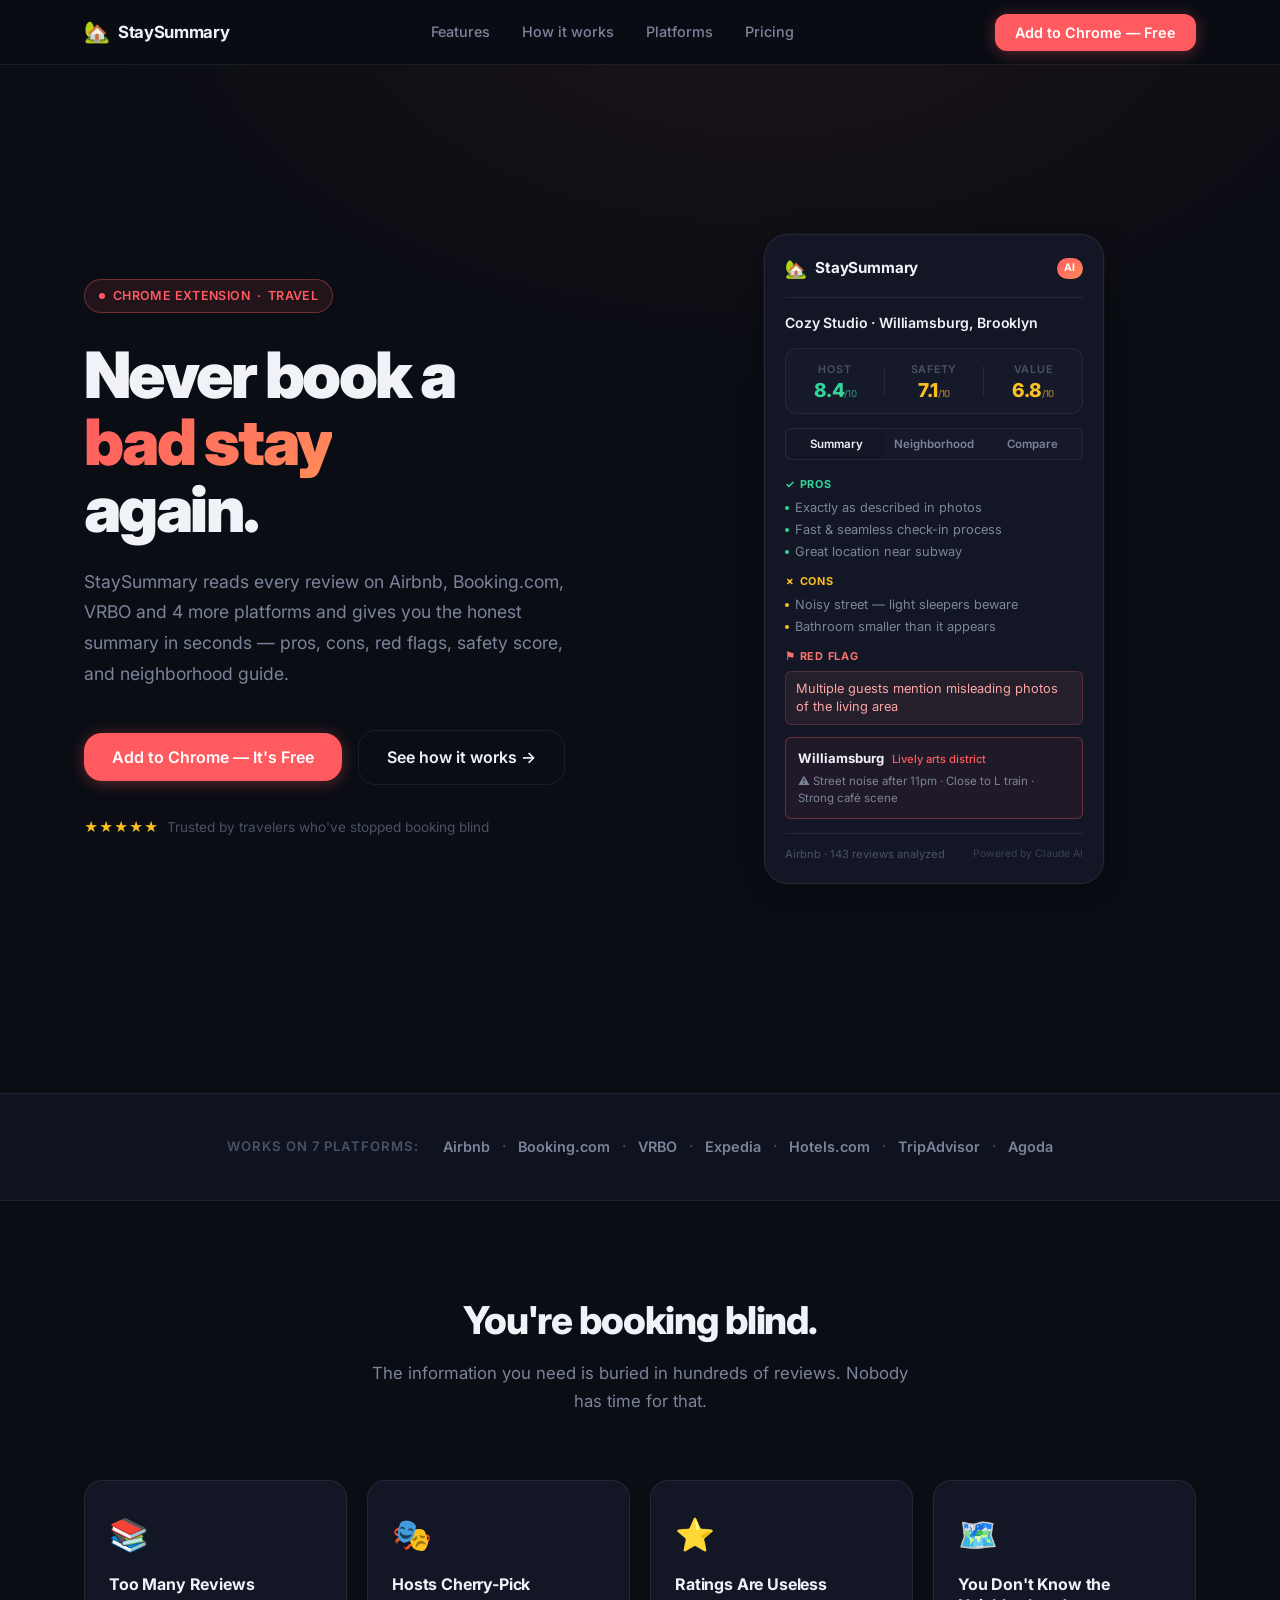
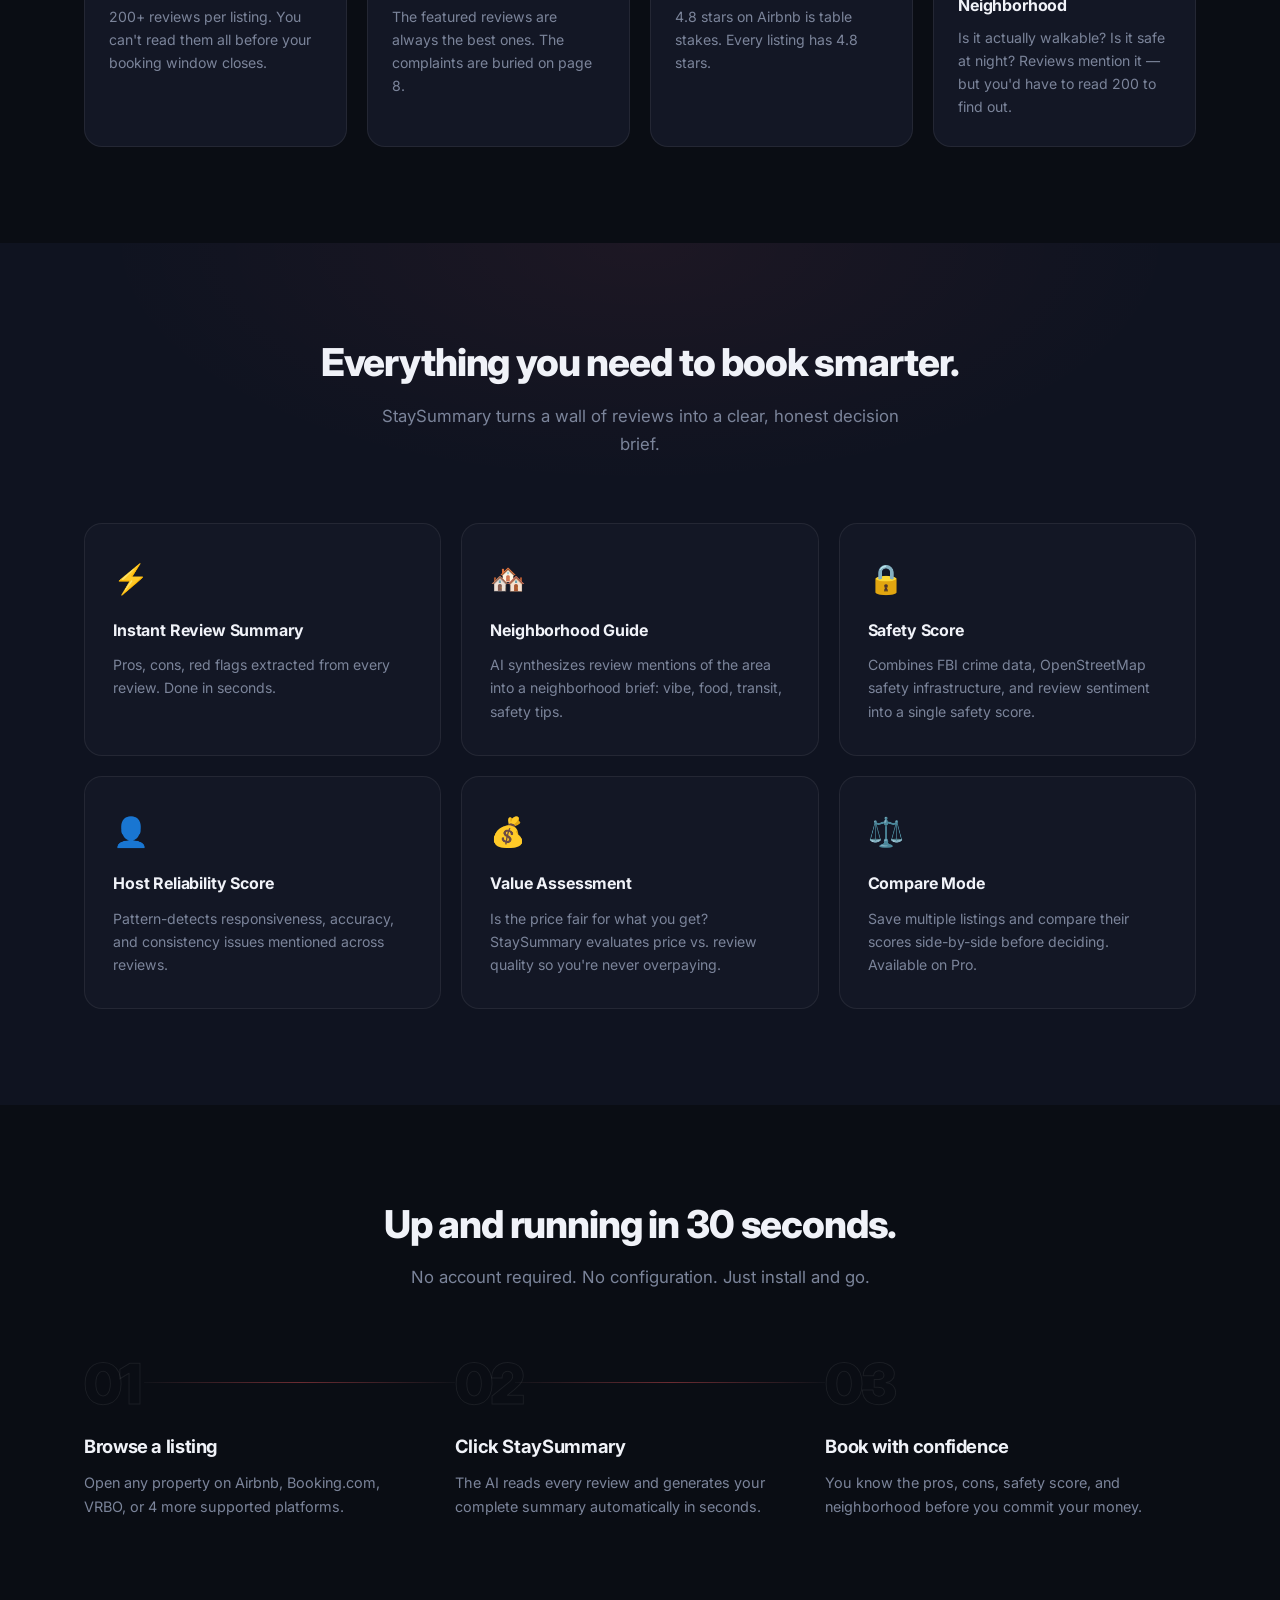
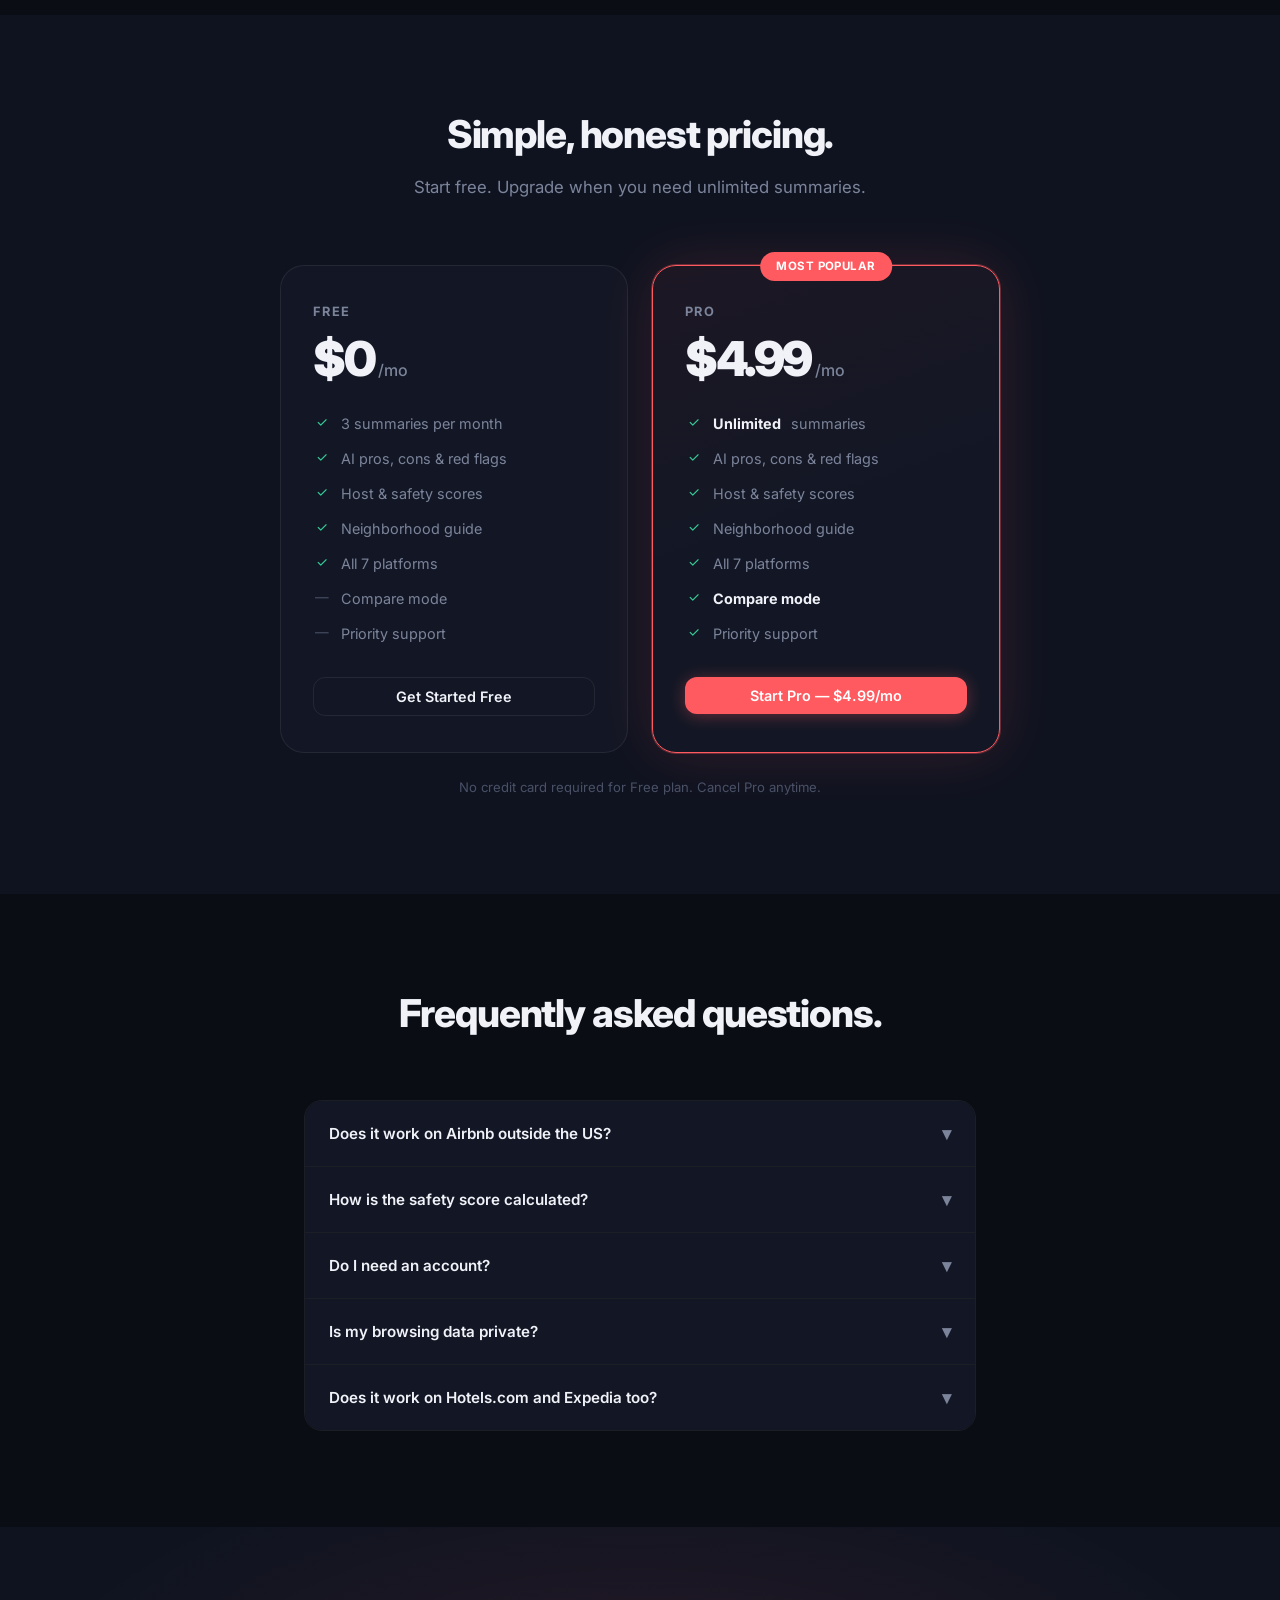
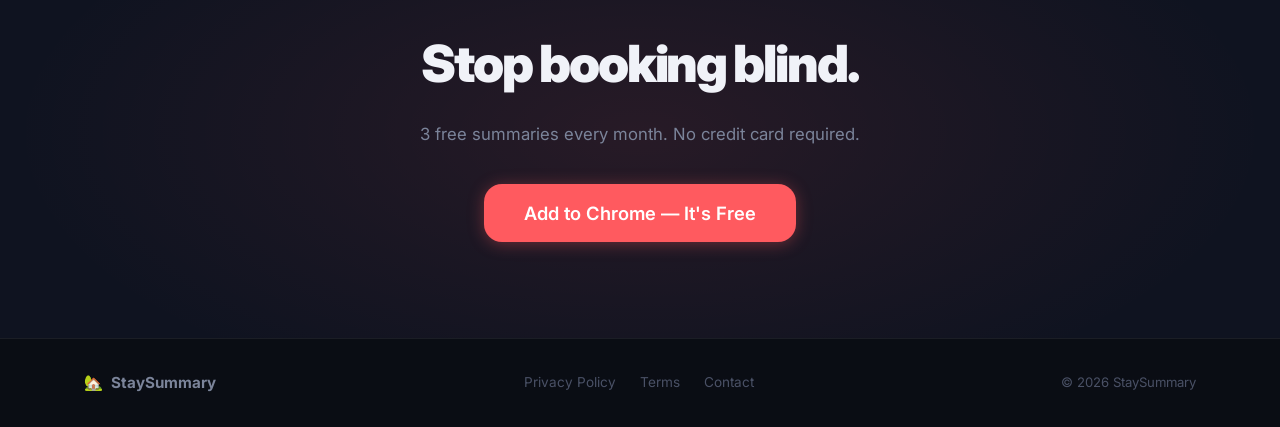
<file: stay-summary/index.html>
<!DOCTYPE html>
<html lang="en">
<head>
  <meta charset="UTF-8" />
  <meta name="viewport" content="width=device-width, initial-scale=1.0" />
  <title>StaySummary — Never book a bad stay again.</title>
  <meta name="description" content="StaySummary uses AI to summarize Airbnb, Booking.com, VRBO and 4 more platform reviews in seconds. Get pros, cons, red flags, safety score, and neighborhood guide before you book." />
  <link rel="preconnect" href="https://fonts.googleapis.com" />
  <link rel="preconnect" href="https://fonts.gstatic.com" crossorigin />
  <link href="https://fonts.googleapis.com/css2?family=Inter:wght@300;400;500;600;700;800;900&display=swap" rel="stylesheet" />
  <link rel="stylesheet" href="styles.css" />
</head>
<body>

  <!-- ============================================================
       NAV
  ============================================================ -->
  <header class="nav-wrapper">
    <nav class="nav container">
      <a href="#" class="nav-logo">
        <span class="nav-logo-icon">🏡</span>
        <span class="nav-logo-text">StaySummary</span>
      </a>
      <ul class="nav-links">
        <li><a href="#features">Features</a></li>
        <li><a href="#how-it-works">How it works</a></li>
        <li><a href="#platforms">Platforms</a></li>
        <li><a href="#pricing">Pricing</a></li>
      </ul>
      <button class="btn btn-primary nav-cta cta-trigger">Add to Chrome — Free</button>
      <button class="nav-hamburger" aria-label="Toggle menu" aria-expanded="false">
        <span></span><span></span><span></span>
      </button>
    </nav>
    <div class="nav-mobile-menu">
      <ul>
        <li><a href="#features">Features</a></li>
        <li><a href="#how-it-works">How it works</a></li>
        <li><a href="#platforms">Platforms</a></li>
        <li><a href="#pricing">Pricing</a></li>
      </ul>
      <button class="btn btn-primary cta-trigger">Add to Chrome — Free</button>
    </div>
  </header>

  <main>

    <!-- ============================================================
         HERO
    ============================================================ -->
    <section class="hero section-pad">
      <div class="container hero-grid">

        <div class="hero-copy reveal">
          <div class="hero-badge">
            <span class="badge-dot"></span>
            Chrome Extension &nbsp;·&nbsp; Travel
          </div>
          <h1 class="hero-h1">
            Never book a<br />
            <span class="gradient-text">bad stay</span><br />
            again.
          </h1>
          <p class="hero-sub">
            StaySummary reads every review on Airbnb, Booking.com, VRBO and 4 more
            platforms and gives you the honest summary in seconds — pros, cons, red
            flags, safety score, and neighborhood guide.
          </p>
          <div class="hero-ctas">
            <button class="btn btn-primary btn-lg cta-trigger">Add to Chrome — It's Free</button>
            <a href="#how-it-works" class="btn btn-ghost btn-lg">See how it works →</a>
          </div>
          <p class="hero-social-proof">
            <span class="proof-stars">★★★★★</span>
            Trusted by travelers who've stopped booking blind
          </p>
        </div>

        <div class="hero-mockup reveal reveal-delay-1">
          <div class="ext-panel">
            <div class="ext-panel-header">
              <span class="ext-logo">🏡</span>
              <span class="ext-title">StaySummary</span>
              <span class="ext-badge-ai">AI</span>
            </div>

            <div class="ext-listing-title">Cozy Studio · Williamsburg, Brooklyn</div>

            <div class="ext-scores">
              <div class="ext-score-item">
                <span class="score-label">Host</span>
                <span class="score-value score-high">8.4<span class="score-denom">/10</span></span>
              </div>
              <div class="ext-score-sep"></div>
              <div class="ext-score-item">
                <span class="score-label">Safety</span>
                <span class="score-value score-mid">7.1<span class="score-denom">/10</span></span>
              </div>
              <div class="ext-score-sep"></div>
              <div class="ext-score-item">
                <span class="score-label">Value</span>
                <span class="score-value score-mid">6.8<span class="score-denom">/10</span></span>
              </div>
            </div>

            <div class="ext-tabs">
              <button class="ext-tab ext-tab-active">Summary</button>
              <button class="ext-tab">Neighborhood</button>
              <button class="ext-tab">Compare</button>
            </div>

            <div class="ext-section">
              <div class="ext-section-label pros">✓ Pros</div>
              <ul class="ext-list ext-pros">
                <li>Exactly as described in photos</li>
                <li>Fast &amp; seamless check-in process</li>
                <li>Great location near subway</li>
              </ul>
            </div>

            <div class="ext-section">
              <div class="ext-section-label cons">✗ Cons</div>
              <ul class="ext-list ext-cons">
                <li>Noisy street — light sleepers beware</li>
                <li>Bathroom smaller than it appears</li>
              </ul>
            </div>

            <div class="ext-section">
              <div class="ext-section-label redflag">⚑ Red Flag</div>
              <div class="ext-redflag-item">
                Multiple guests mention misleading photos of the living area
              </div>
            </div>

            <div class="ext-neighborhood">
              <div class="ext-neighborhood-header">
                <span class="nbhd-name">Williamsburg</span>
                <span class="nbhd-vibe">Lively arts district</span>
              </div>
              <div class="nbhd-note">⚠️ Street noise after 11pm · Close to L train · Strong café scene</div>
            </div>

            <div class="ext-footer">
              <span class="ext-source">Airbnb · 143 reviews analyzed</span>
              <span class="ext-powered">Powered by Claude AI</span>
            </div>
          </div>

          <div class="mockup-glow"></div>
        </div>

      </div>
    </section>

    <!-- ============================================================
         PLATFORM STRIP
    ============================================================ -->
    <section class="platforms section-pad-sm" id="platforms">
      <div class="container">
        <div class="platforms-inner reveal">
          <span class="platforms-label">Works on 7 platforms:</span>
          <div class="platforms-list">
            <span class="platform-tag">Airbnb</span>
            <span class="platform-sep">·</span>
            <span class="platform-tag">Booking.com</span>
            <span class="platform-sep">·</span>
            <span class="platform-tag">VRBO</span>
            <span class="platform-sep">·</span>
            <span class="platform-tag">Expedia</span>
            <span class="platform-sep">·</span>
            <span class="platform-tag">Hotels.com</span>
            <span class="platform-sep">·</span>
            <span class="platform-tag">TripAdvisor</span>
            <span class="platform-sep">·</span>
            <span class="platform-tag">Agoda</span>
          </div>
        </div>
      </div>
    </section>

    <!-- ============================================================
         PROBLEM
    ============================================================ -->
    <section class="problem section-pad">
      <div class="container">
        <div class="section-header reveal">
          <h2 class="section-title">You're booking blind.</h2>
          <p class="section-sub">The information you need is buried in hundreds of reviews. Nobody has time for that.</p>
        </div>
        <div class="problem-grid">
          <div class="problem-card reveal">
            <div class="problem-icon">📚</div>
            <h3>Too Many Reviews</h3>
            <p>200+ reviews per listing. You can't read them all before your booking window closes.</p>
          </div>
          <div class="problem-card reveal reveal-delay-1">
            <div class="problem-icon">🎭</div>
            <h3>Hosts Cherry-Pick</h3>
            <p>The featured reviews are always the best ones. The complaints are buried on page 8.</p>
          </div>
          <div class="problem-card reveal reveal-delay-2">
            <div class="problem-icon">⭐</div>
            <h3>Ratings Are Useless</h3>
            <p>4.8 stars on Airbnb is table stakes. Every listing has 4.8 stars.</p>
          </div>
          <div class="problem-card reveal reveal-delay-3">
            <div class="problem-icon">🗺️</div>
            <h3>You Don't Know the Neighborhood</h3>
            <p>Is it actually walkable? Is it safe at night? Reviews mention it — but you'd have to read 200 to find out.</p>
          </div>
        </div>
      </div>
    </section>

    <!-- ============================================================
         FEATURES
    ============================================================ -->
    <section class="features section-pad" id="features">
      <div class="container">
        <div class="section-header reveal">
          <h2 class="section-title">Everything you need to book smarter.</h2>
          <p class="section-sub">StaySummary turns a wall of reviews into a clear, honest decision brief.</p>
        </div>
        <div class="features-grid">

          <div class="feature-card reveal">
            <div class="feature-icon">⚡</div>
            <h3>Instant Review Summary</h3>
            <p>Pros, cons, red flags extracted from every review. Done in seconds.</p>
          </div>

          <div class="feature-card reveal reveal-delay-1">
            <div class="feature-icon">🏘️</div>
            <h3>Neighborhood Guide</h3>
            <p>AI synthesizes review mentions of the area into a neighborhood brief: vibe, food, transit, safety tips.</p>
          </div>

          <div class="feature-card reveal reveal-delay-2">
            <div class="feature-icon">🔒</div>
            <h3>Safety Score</h3>
            <p>Combines FBI crime data, OpenStreetMap safety infrastructure, and review sentiment into a single safety score.</p>
          </div>

          <div class="feature-card reveal reveal-delay-3">
            <div class="feature-icon">👤</div>
            <h3>Host Reliability Score</h3>
            <p>Pattern-detects responsiveness, accuracy, and consistency issues mentioned across reviews.</p>
          </div>

          <div class="feature-card reveal">
            <div class="feature-icon">💰</div>
            <h3>Value Assessment</h3>
            <p>Is the price fair for what you get? StaySummary evaluates price vs. review quality so you're never overpaying.</p>
          </div>

          <div class="feature-card reveal reveal-delay-1">
            <div class="feature-icon">⚖️</div>
            <h3>Compare Mode</h3>
            <p>Save multiple listings and compare their scores side-by-side before deciding. Available on Pro.</p>
          </div>

        </div>
      </div>
    </section>

    <!-- ============================================================
         HOW IT WORKS
    ============================================================ -->
    <section class="how-it-works section-pad" id="how-it-works">
      <div class="container">
        <div class="section-header reveal">
          <h2 class="section-title">Up and running in 30 seconds.</h2>
          <p class="section-sub">No account required. No configuration. Just install and go.</p>
        </div>
        <div class="steps-grid">

          <div class="step reveal">
            <div class="step-num">01</div>
            <div class="step-connector"></div>
            <h3>Browse a listing</h3>
            <p>Open any property on Airbnb, Booking.com, VRBO, or 4 more supported platforms.</p>
          </div>

          <div class="step reveal reveal-delay-1">
            <div class="step-num">02</div>
            <div class="step-connector"></div>
            <h3>Click StaySummary</h3>
            <p>The AI reads every review and generates your complete summary automatically in seconds.</p>
          </div>

          <div class="step reveal reveal-delay-2">
            <div class="step-num">03</div>
            <div class="step-connector step-connector-last"></div>
            <h3>Book with confidence</h3>
            <p>You know the pros, cons, safety score, and neighborhood before you commit your money.</p>
          </div>

        </div>
      </div>
    </section>

    <!-- ============================================================
         PRICING
    ============================================================ -->
    <section class="pricing section-pad" id="pricing">
      <div class="container">
        <div class="section-header reveal">
          <h2 class="section-title">Simple, honest pricing.</h2>
          <p class="section-sub">Start free. Upgrade when you need unlimited summaries.</p>
        </div>
        <div class="pricing-grid">

          <div class="pricing-card reveal">
            <div class="pricing-plan">Free</div>
            <div class="pricing-price">
              <span class="price-amount">$0</span>
              <span class="price-period">/mo</span>
            </div>
            <ul class="pricing-features">
              <li>
                <span class="pf-icon pf-check">✓</span>
                3 summaries per month
              </li>
              <li>
                <span class="pf-icon pf-check">✓</span>
                AI pros, cons &amp; red flags
              </li>
              <li>
                <span class="pf-icon pf-check">✓</span>
                Host &amp; safety scores
              </li>
              <li>
                <span class="pf-icon pf-check">✓</span>
                Neighborhood guide
              </li>
              <li>
                <span class="pf-icon pf-check">✓</span>
                All 7 platforms
              </li>
              <li>
                <span class="pf-icon pf-dash">—</span>
                Compare mode
              </li>
              <li>
                <span class="pf-icon pf-dash">—</span>
                Priority support
              </li>
            </ul>
            <button class="btn btn-outline btn-full cta-trigger">Get Started Free</button>
          </div>

          <div class="pricing-card pricing-card-featured reveal reveal-delay-1">
            <div class="pricing-badge">Most Popular</div>
            <div class="pricing-plan">Pro</div>
            <div class="pricing-price">
              <span class="price-amount">$4.99</span>
              <span class="price-period">/mo</span>
            </div>
            <ul class="pricing-features">
              <li>
                <span class="pf-icon pf-check">✓</span>
                <strong>Unlimited</strong> summaries
              </li>
              <li>
                <span class="pf-icon pf-check">✓</span>
                AI pros, cons &amp; red flags
              </li>
              <li>
                <span class="pf-icon pf-check">✓</span>
                Host &amp; safety scores
              </li>
              <li>
                <span class="pf-icon pf-check">✓</span>
                Neighborhood guide
              </li>
              <li>
                <span class="pf-icon pf-check">✓</span>
                All 7 platforms
              </li>
              <li>
                <span class="pf-icon pf-check">✓</span>
                <strong>Compare mode</strong>
              </li>
              <li>
                <span class="pf-icon pf-check">✓</span>
                Priority support
              </li>
            </ul>
            <button class="btn btn-primary btn-full cta-trigger">Start Pro — $4.99/mo</button>
          </div>

        </div>
        <p class="pricing-note reveal">No credit card required for Free plan. Cancel Pro anytime.</p>
      </div>
    </section>

    <!-- ============================================================
         FAQ
    ============================================================ -->
    <section class="faq section-pad">
      <div class="container faq-container">
        <div class="section-header reveal">
          <h2 class="section-title">Frequently asked questions.</h2>
        </div>

        <div class="faq-list">

          <div class="faq-item reveal">
            <button class="faq-question" aria-expanded="false">
              Does it work on Airbnb outside the US?
              <span class="faq-chevron">▾</span>
            </button>
            <div class="faq-answer">
              <div class="faq-answer-inner">
                Yes — StaySummary works on Airbnb globally and supports multiple languages. The AI summary adapts to the review language, and neighborhood data is pulled from OpenStreetMap which has worldwide coverage.
              </div>
            </div>
          </div>

          <div class="faq-item reveal reveal-delay-1">
            <button class="faq-question" aria-expanded="false">
              How is the safety score calculated?
              <span class="faq-chevron">▾</span>
            </button>
            <div class="faq-answer">
              <div class="faq-answer-inner">
                The safety score combines three signals: neighborhood crime data (FBI UCR for US properties), nearby safety infrastructure from OpenStreetMap (lighting, transit, foot traffic indicators), and safety-related sentiment extracted from guest reviews. Each signal is weighted and normalized into a 1–10 score.
              </div>
            </div>
          </div>

          <div class="faq-item reveal reveal-delay-2">
            <button class="faq-question" aria-expanded="false">
              Do I need an account?
              <span class="faq-chevron">▾</span>
            </button>
            <div class="faq-answer">
              <div class="faq-answer-inner">
                No — the free tier (3 summaries/month) requires no account or signup. Just install the extension and start summarizing. An account is only needed if you upgrade to Pro.
              </div>
            </div>
          </div>

          <div class="faq-item reveal reveal-delay-3">
            <button class="faq-question" aria-expanded="false">
              Is my browsing data private?
              <span class="faq-chevron">▾</span>
            </button>
            <div class="faq-answer">
              <div class="faq-answer-inner">
                Yes. StaySummary only reads data on listing pages you actively visit and request a summary for. No personal data, browsing history, or other page data is ever collected or stored. Review text is sent to Claude AI to generate the summary, then discarded — it is never retained on our servers.
              </div>
            </div>
          </div>

          <div class="faq-item reveal">
            <button class="faq-question" aria-expanded="false">
              Does it work on Hotels.com and Expedia too?
              <span class="faq-chevron">▾</span>
            </button>
            <div class="faq-answer">
              <div class="faq-answer-inner">
                Yes — all 7 platforms are fully supported: Airbnb, Booking.com, VRBO, Expedia, Hotels.com, TripAdvisor, and Agoda. We actively maintain compatibility with each platform as they update their layouts.
              </div>
            </div>
          </div>

        </div>
      </div>
    </section>

    <!-- ============================================================
         CTA BANNER
    ============================================================ -->
    <section class="cta-banner section-pad">
      <div class="container">
        <div class="cta-banner-inner reveal">
          <h2 class="cta-banner-title">Stop booking blind.</h2>
          <p class="cta-banner-sub">3 free summaries every month. No credit card required.</p>
          <button class="btn btn-primary btn-xl cta-trigger">Add to Chrome — It's Free</button>
        </div>
      </div>
    </section>

  </main>

  <!-- ============================================================
       FOOTER
  ============================================================ -->
  <footer class="footer">
    <div class="container footer-inner">
      <div class="footer-logo">
        <span>🏡</span>
        <span>StaySummary</span>
      </div>
      <nav class="footer-links">
        <a href="#">Privacy Policy</a>
        <a href="#">Terms</a>
        <a href="mailto:hello@staysummary.io">Contact</a>
      </nav>
      <p class="footer-copy">© 2026 StaySummary</p>
    </div>
  </footer>

  <script src="main.js"></script>
</body>
</html>
</file>
<file: conduit/styles.css>
/* Conduit landing page styles */

:root {
  /* Warm dark base — shifts the cold-black aesthetic toward a slightly
     warmer charcoal so coral and amber accents read with more life. */
  --bg: #100d12;
  --bg-alt: #18141d;
  --surface: #1f1a26;
  --surface-2: #271f30;
  --border: #2c2536;
  --text: #f4eef2;
  --text-muted: #a59bb0;
  --text-faint: #6e6479;
  --code-bg: #130f16;

  /* Multi-accent system — coral primary, purple secondary, plus warm
     status colors that get used across status dots, pills, and
     section accents instead of leaning on a single purple chord. */
  --primary: #ff7a59;
  --primary-soft: #e85a3a;
  --primary-glow: rgba(255, 122, 89, 0.20);
  --secondary: #8e72ff;
  --secondary-soft: #6c4ee8;
  --secondary-glow: rgba(142, 114, 255, 0.16);
  --success: #4ade80;
  --warn: #facc15;
  --info: #38bdf8;

  /* Legacy alias so any pre-existing rules keep working. */
  --accent: var(--primary);
  --accent-soft: var(--primary-soft);
  --accent-glow: var(--primary-glow);

  /* Signature brand gradient used on the logo mark, hero headline,
     and primary CTAs to tie the multi-accent palette together. */
  --brand-gradient: linear-gradient(135deg, #8e72ff 0%, #ff7a59 60%, #facc15 100%);
  --brand-gradient-soft: linear-gradient(135deg, rgba(142,114,255,0.10) 0%, rgba(255,122,89,0.10) 60%, rgba(250,204,21,0.06) 100%);

  --radius: 12px;
  --radius-lg: 18px;
  --container: 1120px;
  --font: 'Inter', -apple-system, BlinkMacSystemFont, 'Segoe UI', Roboto, sans-serif;
  --mono: ui-monospace, 'JetBrains Mono', 'Fira Code', SFMono-Regular, Menlo, monospace;
}

* { box-sizing: border-box; }
html, body { margin: 0; padding: 0; }

body {
  background: var(--bg);
  color: var(--text);
  font-family: var(--font);
  font-feature-settings: 'cv11', 'ss01';
  -webkit-font-smoothing: antialiased;
  line-height: 1.6;
}

a { color: var(--text); text-decoration: none; transition: color .15s ease; }
a:hover { color: var(--primary); }

.container {
  max-width: var(--container);
  margin: 0 auto;
  padding: 0 24px;
}

.muted { color: var(--text-muted); }
.small { font-size: 14px; }

/* NAV */
.nav {
  position: sticky;
  top: 0;
  z-index: 50;
  background: rgba(16,13,18,0.78);
  backdrop-filter: saturate(180%) blur(12px);
  border-bottom: 1px solid var(--border);
}
.nav-inner {
  display: flex;
  align-items: center;
  justify-content: space-between;
  height: 64px;
}
.brand {
  display: inline-flex;
  align-items: center;
  gap: 10px;
  font-weight: 700;
  letter-spacing: -0.01em;
  font-size: 17px;
}
.brand-mark {
  width: 22px;
  height: 22px;
  background: var(--brand-gradient);
  border-radius: 6px;
  box-shadow: 0 0 0 2px rgba(255,122,89,0.22), 0 0 24px rgba(142,114,255,0.25);
}
.brand-text { color: var(--text); }
.nav-links {
  display: flex;
  gap: 28px;
  font-size: 14px;
  color: var(--text-muted);
}
.nav-links a { color: var(--text-muted); }
.nav-links a:hover { color: var(--primary); }

@media (max-width: 720px) {
  .nav-links { display: none; }
}

/* BUTTONS */
.btn {
  display: inline-flex;
  align-items: center;
  justify-content: center;
  gap: 6px;
  padding: 10px 18px;
  border-radius: 999px;
  font-size: 14px;
  font-weight: 600;
  cursor: pointer;
  transition: transform .12s ease, box-shadow .12s ease, filter .12s ease;
  border: 1px solid transparent;
  white-space: nowrap;
}
.btn-primary {
  background: var(--primary);
  color: #1a1014;
  box-shadow: 0 0 0 4px var(--primary-glow), 0 6px 20px rgba(255,122,89,0.18);
}
.btn-primary:hover { transform: translateY(-1px); background: var(--primary-soft); filter: brightness(1.05); color: #1a1014; }
.btn-secondary {
  background: var(--surface);
  color: var(--text);
  border-color: var(--border);
}
.btn-secondary:hover { background: var(--surface-2); border-color: var(--primary); }
.btn-ghost {
  background: transparent;
  color: var(--text-muted);
  border-color: var(--border);
}
.btn-ghost:hover { color: var(--text); background: var(--surface); border-color: var(--primary); }

/* HERO */
.hero {
  padding: 96px 0 64px;
  background:
    radial-gradient(ellipse 50% 40% at 30% 0%, rgba(142,114,255,0.14) 0%, transparent 60%),
    radial-gradient(ellipse 55% 45% at 70% 10%, rgba(255,122,89,0.13) 0%, transparent 60%),
    radial-gradient(ellipse 40% 30% at 50% 35%, rgba(250,204,21,0.05) 0%, transparent 60%),
    var(--bg);
  border-bottom: 1px solid var(--border);
}
.hero-inner { text-align: center; }
.eyebrow {
  display: inline-block;
  font-size: 12px;
  letter-spacing: 0.12em;
  text-transform: uppercase;
  color: var(--primary);
  margin-bottom: 18px;
  padding: 4px 14px;
  border: 1px solid rgba(255,122,89,0.4);
  border-radius: 999px;
  background: rgba(255,122,89,0.08);
}
.hero h1 {
  font-size: clamp(36px, 6vw, 64px);
  line-height: 1.05;
  letter-spacing: -0.025em;
  margin: 0 0 24px;
  font-weight: 700;
}
.hero h1 br + ,
.hero h1 .accent-gradient {
  background: var(--brand-gradient);
  -webkit-background-clip: text;
  background-clip: text;
  color: transparent;
}
.lede {
  font-size: 19px;
  color: var(--text-muted);
  max-width: 640px;
  margin: 0 auto 36px;
}
.cta-row {
  display: flex;
  gap: 12px;
  justify-content: center;
  margin-bottom: 56px;
  flex-wrap: wrap;
}
.hero-code {
  max-width: 720px;
  margin: 0 auto 48px;
  text-align: left;
  background: var(--code-bg);
  border: 1px solid var(--border);
  border-radius: var(--radius);
  padding: 20px 24px;
  font-family: var(--mono);
  font-size: 13.5px;
  line-height: 1.7;
  color: #d4d4d8;
  overflow-x: auto;
}
.hero-code .prompt { color: var(--primary); user-select: none; }
.hero-code .comment { color: var(--text-faint); }

.trust { padding-top: 24px; }
.trust p {
  color: var(--text-faint);
  font-size: 13px;
  letter-spacing: 0.06em;
  text-transform: uppercase;
  margin: 0 0 16px;
}
.trust-row {
  display: flex;
  gap: 32px;
  justify-content: center;
  flex-wrap: wrap;
  color: var(--text-muted);
  font-weight: 500;
  font-size: 14px;
}

/* SECTIONS */
.section {
  padding: 96px 0;
}
.section-alt {
  background: var(--bg-alt);
  border-top: 1px solid var(--border);
  border-bottom: 1px solid var(--border);
}
.section h2 {
  font-size: clamp(28px, 4vw, 40px);
  letter-spacing: -0.02em;
  line-height: 1.15;
  margin: 0 0 16px;
  text-align: center;
  font-weight: 700;
}
.section-lede {
  text-align: center;
  font-size: 17px;
  color: var(--text-muted);
  max-width: 660px;
  margin: 0 auto 48px;
}
.section-foot {
  text-align: center;
  color: var(--text-muted);
  margin: 32px auto 0;
  max-width: 660px;
}

/* THREE COLUMN CARDS */
.three-col {
  display: grid;
  grid-template-columns: repeat(3, 1fr);
  gap: 24px;
  margin-top: 56px;
}
@media (max-width: 800px) { .three-col { grid-template-columns: 1fr; } }
.card {
  background: var(--surface);
  border: 1px solid var(--border);
  border-radius: var(--radius-lg);
  padding: 32px;
  transition: border .15s ease, transform .15s ease;
}
.card:hover { border-color: var(--primary); transform: translateY(-2px); box-shadow: 0 8px 32px rgba(255,122,89,0.10); }
.card-icon { font-size: 28px; margin-bottom: 16px; }
.card h3 {
  font-size: 19px;
  margin: 0 0 12px;
  font-weight: 600;
}
.card p { color: var(--text-muted); margin: 0; font-size: 15px; }
.card code {
  background: var(--code-bg);
  padding: 2px 6px;
  border-radius: 4px;
  font-family: var(--mono);
  font-size: 13px;
}

/* =========================================================
   INTEGRATE — clickable stepper with sliding underline
   ========================================================= */
.stepper {
  max-width: 960px;
  margin: 56px auto 0;
}
.stepper-nav {
  display: grid;
  grid-template-columns: repeat(4, 1fr);
  gap: 8px;
  padding: 0;
  margin: 0;
}
.stepper-btn {
  display: flex;
  flex-direction: column;
  align-items: flex-start;
  gap: 6px;
  background: transparent;
  border: none;
  color: var(--text-muted);
  padding: 14px 18px;
  cursor: pointer;
  border-radius: 10px;
  font-family: inherit;
  text-align: left;
  position: relative;
  transition: background .15s ease, color .15s ease;
}
.stepper-btn:hover { background: rgba(255,255,255,0.03); color: var(--text); }
.stepper-btn.is-active { color: var(--text); background: rgba(255,122,89,0.06); }
.stepper-btn:focus-visible {
  outline: 2px solid var(--primary);
  outline-offset: 2px;
}
.stepper-num {
  font-family: var(--mono);
  font-size: 11px;
  letter-spacing: 0.16em;
  color: var(--text-faint);
}
.stepper-btn.is-active .stepper-num {
  background: var(--brand-gradient);
  -webkit-background-clip: text;
  background-clip: text;
  color: transparent;
  font-weight: 700;
}
.stepper-title {
  font-size: 16px;
  font-weight: 600;
}
.stepper-track {
  position: relative;
  height: 2px;
  background: var(--border);
  border-radius: 999px;
  margin: 0 0 24px;
  overflow: hidden;
}
.stepper-track-fill {
  display: block;
  position: absolute;
  top: 0; left: 0;
  height: 100%;
  width: 25%;
  background: var(--brand-gradient);
  border-radius: 999px;
  transform: translateX(0);
  transition: transform 0.45s cubic-bezier(0.32, 0.72, 0.27, 1.05);
  box-shadow: 0 0 14px rgba(255,122,89,0.5);
}
.stepper-panels {
  background: var(--surface);
  border: 1px solid var(--border);
  border-radius: var(--radius-lg);
  padding: 32px;
  position: relative;
  overflow: hidden;
}
.stepper-panel {
  display: none;
}
.stepper-panel.is-active {
  display: block;
  animation: panelFade 0.35s ease-out;
}
@keyframes panelFade {
  from { opacity: 0; transform: translateY(6px); }
  to   { opacity: 1; transform: translateY(0); }
}
.stepper-text { margin-bottom: 18px; }
.stepper-kicker {
  font-family: var(--mono);
  font-size: 11px;
  letter-spacing: 0.14em;
  color: var(--primary);
  margin: 0 0 6px;
  text-transform: uppercase;
}
.stepper-text h3 {
  margin: 0 0 6px;
  font-size: 22px;
  font-weight: 600;
  letter-spacing: -0.01em;
}
.stepper-text p {
  margin: 0;
  color: var(--text-muted);
  font-size: 15px;
}
.step-link {
  display: inline-flex;
  align-items: center;
  gap: 4px;
  color: var(--primary);
  font-weight: 600;
  padding: 8px 16px;
  border: 1px solid rgba(255,122,89,0.4);
  border-radius: 999px;
  background: rgba(255,122,89,0.06);
  margin-top: 16px;
  transition: background .15s ease, transform .15s ease;
}
.step-link:hover { background: rgba(255,122,89,0.15); transform: translateY(-1px); color: var(--primary); }

@media (max-width: 800px) {
  .stepper-nav {
    grid-template-columns: none;
    display: flex;
    overflow-x: auto;
    gap: 6px;
    padding-bottom: 12px;
    scroll-snap-type: x mandatory;
    margin: 0 -24px 0;
    padding-left: 24px;
    padding-right: 24px;
  }
  .stepper-btn { flex: 0 0 auto; min-width: 130px; scroll-snap-align: start; padding: 12px 14px; }
  .stepper-panels { padding: 22px 20px; }
  .stepper-text h3 { font-size: 18px; }
  .stepper-track-fill { width: 25%; }
}

.step-code {
  margin: 0;
  background: var(--code-bg);
  border: 1px solid var(--border);
  border-radius: var(--radius);
  padding: 18px 22px;
  font-family: var(--mono);
  font-size: 13px;
  line-height: 1.65;
  color: #d4d4d8;
  overflow-x: auto;
  white-space: pre;
}
/* Syntax highlights — minimal, designed for the snippets we use */
.c-prompt  { color: var(--primary); user-select: none; padding-right: 4px; }
.c-ok      { color: var(--success); }
.c-dim     { color: var(--text-faint); }
.c-key     { color: #c4b5fd; }
.c-str     { color: #fde68a; }
.c-var     { color: var(--primary); }
.c-comment { color: var(--text-faint); font-style: italic; }
.step-link {
  display: inline-flex;
  align-items: center;
  gap: 4px;
  color: var(--primary);
  font-weight: 600;
  padding: 8px 16px;
  border: 1px solid rgba(255,122,89,0.4);
  border-radius: 999px;
  background: rgba(255,122,89,0.06);
  margin-left: 76px;
  transition: background .15s ease, transform .15s ease;
}
.step-link:hover { background: rgba(255,122,89,0.15); transform: translateY(-1px); color: var(--primary); }
.step-result { background: linear-gradient(135deg, rgba(142,114,255,0.06), rgba(255,122,89,0.06)); }

@media (max-width: 700px) {
  .step { padding: 20px; }
  .step-num { font-size: 22px; min-width: 40px; }
  .step-link { margin-left: 0; }
}

/* =========================================================
   DASHBOARD MOCK — looks like the real app
   ========================================================= */
.dash-mock {
  max-width: 1040px;
  margin: 56px auto 0;
  background: #0c0a10;
  border: 1px solid var(--border);
  border-radius: 14px;
  overflow: hidden;
  box-shadow:
    0 20px 60px rgba(0,0,0,0.6),
    0 0 60px rgba(142,114,255,0.10),
    0 0 80px rgba(255,122,89,0.08);
}
.dash-chrome {
  display: flex;
  align-items: center;
  gap: 8px;
  padding: 12px 16px;
  background: #18141d;
  border-bottom: 1px solid var(--border);
}
.dash-dot {
  width: 12px; height: 12px; border-radius: 50%; display: inline-block;
}
.dot-red { background: #ff5f57; }
.dot-yel { background: #febc2e; }
.dot-grn { background: #28c840; }
.dash-url {
  flex: 1;
  margin-left: 8px;
  background: #100d12;
  border: 1px solid var(--border);
  border-radius: 6px;
  padding: 5px 12px;
  font-family: var(--mono);
  font-size: 12px;
  color: var(--text-muted);
  text-align: center;
}
.dash-body {
  display: grid;
  grid-template-columns: 220px 1fr;
  min-height: 460px;
}
.dash-side {
  background: #110e15;
  border-right: 1px solid var(--border);
  padding: 20px 16px;
}
.dash-label {
  font-family: var(--mono);
  font-size: 10px;
  letter-spacing: 0.12em;
  color: var(--text-faint);
  margin: 0 0 10px;
  text-transform: uppercase;
}
.dash-label + .dash-list { margin-bottom: 24px; }
.dash-list {
  list-style: none;
  padding: 0;
  margin: 0 0 8px;
}
.dash-list li {
  display: flex;
  align-items: center;
  gap: 8px;
  padding: 6px 8px;
  border-radius: 6px;
  font-size: 13px;
  color: var(--text);
  font-family: var(--mono);
  margin-bottom: 2px;
}
.dash-list li:hover { background: rgba(255,255,255,0.03); }
.dash-list .dash-meta {
  margin-left: auto;
  font-size: 11px;
  color: var(--text-faint);
}
.dot {
  width: 7px;
  height: 7px;
  border-radius: 50%;
  display: inline-block;
  flex-shrink: 0;
}
.dot-ok { background: #4ade80; box-shadow: 0 0 0 2px rgba(74,222,128,0.18); }
.dot-warn { background: #facc15; box-shadow: 0 0 0 2px rgba(250,204,21,0.18); }
.dot-err { background: #f87171; box-shadow: 0 0 0 2px rgba(248,113,113,0.20); }
.pulse { animation: dotPulse 2.4s ease-in-out infinite; }
@keyframes dotPulse {
  0%, 100% { box-shadow: 0 0 0 2px rgba(74,222,128,0.18); }
  50% { box-shadow: 0 0 0 5px rgba(74,222,128,0.08); }
}
.dash-main {
  padding: 22px 24px;
  background:
    radial-gradient(ellipse 80% 60% at 100% 0%, rgba(255,122,89,0.05), transparent 60%),
    #0c0a10;
}
.dash-header {
  display: flex;
  justify-content: space-between;
  align-items: flex-end;
  margin-bottom: 20px;
  gap: 16px;
  flex-wrap: wrap;
}
.dash-header h4 {
  margin: 0 0 4px;
  font-size: 17px;
  font-weight: 600;
  display: inline-flex;
  align-items: center;
  gap: 10px;
}
.dash-sub { margin: 0; color: var(--text-muted); font-size: 13px; }
.live-pill {
  display: inline-flex;
  align-items: center;
  gap: 6px;
  font-family: var(--mono);
  font-size: 10px;
  letter-spacing: 0.12em;
  font-weight: 700;
  background: rgba(74,222,128,0.10);
  border: 1px solid rgba(74,222,128,0.35);
  color: #4ade80;
  padding: 2px 8px;
  border-radius: 999px;
}
.live-dot {
  width: 6px; height: 6px;
  background: #4ade80;
  border-radius: 50%;
  animation: livePulse 1.4s ease-in-out infinite;
}
@keyframes livePulse {
  0%, 100% { opacity: 1; transform: scale(1); }
  50% { opacity: 0.4; transform: scale(0.85); }
}
.dash-stats {
  display: flex;
  gap: 18px;
}
.stat {
  display: flex;
  flex-direction: column;
  align-items: flex-end;
}
.stat-num {
  font-family: var(--mono);
  font-size: 19px;
  font-weight: 700;
  color: var(--text);
  letter-spacing: -0.01em;
}
.stat-num small { font-size: 11px; color: var(--text-muted); font-weight: 500; }
.stat-num.stat-warn { color: var(--warn); }
.stat-num.stat-err  { color: #f87171; }
.stat-label {
  font-family: var(--mono);
  font-size: 10px;
  text-transform: uppercase;
  letter-spacing: 0.1em;
  color: var(--text-faint);
}

/* Sparkline */
.dash-spark {
  position: relative;
  height: 50px;
  margin: 4px 0 14px;
  background: linear-gradient(180deg, rgba(255,122,89,0.04), transparent 70%);
  border-bottom: 1px dashed var(--border);
}
.dash-spark svg { width: 100%; height: 100%; display: block; }
.dash-spark .spark-line { stroke: var(--primary); stroke-width: 1.5; fill: none; stroke-linecap: round; stroke-linejoin: round; filter: drop-shadow(0 0 4px rgba(255,122,89,0.5)); transition: d 0.5s ease; }
.dash-spark .spark-fill { transition: d 0.5s ease; }
.spark-label-l, .spark-label-r {
  position: absolute;
  top: 6px;
  font-family: var(--mono);
  font-size: 10px;
  letter-spacing: 0.08em;
  text-transform: uppercase;
  color: var(--text-faint);
  pointer-events: none;
}
.spark-label-l { left: 8px; }
.spark-label-r {
  right: 8px;
  display: inline-flex;
  align-items: center;
  gap: 6px;
  color: var(--success);
}
.spark-label-r .dot { width: 6px; height: 6px; }

/* Top tools panel in sidebar */
.top-tools {
  list-style: none;
  padding: 0;
  margin: 0;
}
.top-tools li {
  display: grid;
  grid-template-columns: 1fr 50px 32px;
  align-items: center;
  gap: 8px;
  padding: 5px 8px;
  border-radius: 6px;
  font-family: var(--mono);
  font-size: 11px;
}
.top-tools li:hover { background: rgba(255,255,255,0.03); }
.tt-name {
  color: var(--text-muted);
  overflow: hidden;
  text-overflow: ellipsis;
  white-space: nowrap;
}
.tt-bar {
  display: block;
  background: #1a1620;
  border-radius: 3px;
  overflow: hidden;
  height: 5px;
}
.tt-fill {
  display: block;
  height: 100%;
  border-radius: 3px;
}
.tt-num {
  color: var(--text);
  font-size: 11px;
  font-weight: 600;
  text-align: right;
}

.dash-traces {
  display: flex;
  flex-direction: column;
  gap: 2px;
  background: var(--code-bg);
  border: 1px solid var(--border);
  border-radius: 8px;
  padding: 8px;
  position: relative;
  overflow: hidden;
  min-height: 280px;
}
/* Scanning bar overlay — subtle horizontal line that moves down across the
   trace area, reinforcing the "live monitoring" feel without being noisy. */
.dash-traces::after {
  content: '';
  position: absolute;
  left: 0; right: 0;
  height: 60px;
  pointer-events: none;
  background: linear-gradient(180deg, transparent, rgba(255,122,89,0.05), transparent);
  animation: scanBar 5s linear infinite;
}
@keyframes scanBar {
  0% { transform: translateY(-60px); }
  100% { transform: translateY(320px); }
}
.trace {
  display: grid;
  grid-template-columns: 70px 130px 1fr 100px 60px 50px;
  align-items: center;
  gap: 12px;
  padding: 8px 10px;
  border-radius: 6px;
  font-family: var(--mono);
  font-size: 12px;
  transition: background .15s ease;
}
.trace:hover { background: rgba(255,255,255,0.03); }
.trace-new {
  animation: traceSlide 0.5s cubic-bezier(0.2, 0.6, 0.2, 1);
  position: relative;
}
.trace-new::before {
  content: '';
  position: absolute;
  left: -10px; top: 4px; bottom: 4px;
  width: 2px;
  background: var(--primary);
  border-radius: 2px;
  animation: newPulse 1.5s ease-out;
}
@keyframes traceSlide {
  from { opacity: 0; transform: translateY(-14px) scale(0.98); }
  to   { opacity: 1; transform: translateY(0) scale(1); }
}
@keyframes newPulse {
  from { opacity: 1; }
  to   { opacity: 0; }
}
.trace-leaving {
  animation: traceLeave 0.36s ease-in forwards;
  pointer-events: none;
}
@keyframes traceLeave {
  to { opacity: 0; transform: translateX(10px); max-height: 0; padding-top: 0; padding-bottom: 0; margin: 0; }
}
.trace-err { background: rgba(248,113,113,0.04); }
.trace-blocked { background: rgba(250,204,21,0.04); }
.t-time   { color: var(--text-faint); font-size: 11px; }
.t-agent  { color: #c4b5fd; }
.t-tool   { color: var(--text); }
.t-bar {
  background: #1a1620;
  border-radius: 3px;
  overflow: hidden;
  height: 8px;
  width: 100%;
}
.t-fill {
  height: 100%;
  background: var(--primary);
  border-radius: 3px;
}
.t-lat { color: var(--text-muted); text-align: right; font-size: 11px; }
.t-status {
  font-size: 10px;
  font-weight: 700;
  padding: 2px 6px;
  border-radius: 4px;
  text-align: center;
  letter-spacing: 0.04em;
}
.t-status.ok   { background: rgba(74,222,128,0.10); color: #4ade80; border: 1px solid rgba(74,222,128,0.25); }
.t-status.err  { background: rgba(248,113,113,0.10); color: #f87171; border: 1px solid rgba(248,113,113,0.30); }
.t-status.warn { background: rgba(250,204,21,0.10); color: #facc15; border: 1px solid rgba(250,204,21,0.30); }

/* Respect users who prefer reduced motion — kill the live updates */
@media (prefers-reduced-motion: reduce) {
  .pulse, .live-dot, .trace-new, .trace-new::before, .dash-traces::after { animation: none !important; }
  .stepper-track-fill { transition: none; }
}

@media (max-width: 800px) {
  .dash-body { grid-template-columns: 1fr; }
  .dash-side { border-right: none; border-bottom: 1px solid var(--border); }
  .trace { grid-template-columns: 70px 1fr 60px 56px; gap: 8px; font-size: 11px; }
  .trace .t-agent, .trace .t-bar { display: none; }
  .dash-spark { height: 40px; }
}

/* ARCHITECTURE DIAGRAM */
.diagram-wrap {
  max-width: 880px;
  margin: 48px auto 0;
  padding: 32px 24px;
  background:
    radial-gradient(ellipse 40% 40% at 30% 50%, rgba(142,114,255,0.08) 0%, transparent 70%),
    radial-gradient(ellipse 40% 40% at 70% 50%, rgba(255,122,89,0.08) 0%, transparent 70%),
    var(--code-bg);
  border: 1px solid var(--border);
  border-radius: var(--radius-lg);
  overflow: hidden;
  position: relative;
}
.diagram-wrap::before {
  content: '';
  position: absolute;
  inset: 0;
  background-image:
    linear-gradient(rgba(165,155,176,0.04) 1px, transparent 1px),
    linear-gradient(90deg, rgba(165,155,176,0.04) 1px, transparent 1px);
  background-size: 32px 32px;
  pointer-events: none;
  opacity: 0.6;
}
.diagram {
  width: 100%;
  height: auto;
  display: block;
  position: relative;
  z-index: 1;
}
@media (max-width: 700px) {
  .diagram-wrap { padding: 16px 8px; }
}

/* Legacy ASCII block kept for any other places that might use it */
.architecture {
  background: var(--code-bg);
  border: 1px solid var(--border);
  border-radius: var(--radius);
  padding: 32px;
  font-family: var(--mono);
  font-size: 13px;
  line-height: 1.55;
  color: var(--text-muted);
  margin: 32px auto;
  overflow-x: auto;
  max-width: 720px;
  text-align: left;
}

/* FEATURE GRID */
.feature-grid {
  display: grid;
  grid-template-columns: repeat(3, 1fr);
  gap: 24px;
  margin-top: 56px;
}
@media (max-width: 900px) { .feature-grid { grid-template-columns: repeat(2, 1fr); } }
@media (max-width: 600px) { .feature-grid { grid-template-columns: 1fr; } }
.feature {
  background: var(--surface);
  border: 1px solid var(--border);
  border-radius: var(--radius);
  padding: 28px;
}
.feature h3 {
  margin: 0 0 12px;
  font-size: 17px;
  font-weight: 600;
}
.feature p { color: var(--text-muted); margin: 0; font-size: 14.5px; }

/* TWO COL */
.two-col {
  display: grid;
  grid-template-columns: repeat(2, 1fr);
  gap: 24px;
  margin-top: 48px;
}
@media (max-width: 800px) { .two-col { grid-template-columns: 1fr; } }
.card-large {
  background: var(--surface);
  border: 1px solid var(--border);
  border-radius: var(--radius-lg);
  padding: 36px;
}
.card-large.card-highlight {
  border-color: var(--primary);
  box-shadow: 0 0 0 1px var(--primary), 0 0 50px var(--primary-glow), 0 0 80px var(--secondary-glow);
}
.card-large h3 {
  font-size: 22px;
  margin: 0 0 24px;
  font-weight: 600;
}
.check-list {
  list-style: none;
  padding: 0;
  margin: 0 0 28px;
  color: var(--text-muted);
}
.check-list li {
  position: relative;
  padding: 8px 0 8px 28px;
  border-bottom: 1px solid var(--border);
}
.check-list li:last-child { border-bottom: none; }
.check-list li::before {
  content: '✓';
  color: var(--success);
  position: absolute;
  left: 0;
  top: 8px;
  font-weight: 700;
}

/* PRICING */
.pricing-table {
  display: grid;
  grid-template-columns: repeat(4, 1fr);
  gap: 16px;
  margin-top: 48px;
}
@media (max-width: 900px) { .pricing-table { grid-template-columns: repeat(2, 1fr); } }
@media (max-width: 500px) { .pricing-table { grid-template-columns: 1fr; } }
.price-col {
  background: var(--surface);
  border: 1px solid var(--border);
  border-radius: var(--radius);
  padding: 24px;
  text-align: left;
}
.price-col-highlight {
  border-color: var(--primary);
  box-shadow: 0 0 0 1px var(--primary), 0 0 30px var(--primary-glow);
}
.price-col-highlight .price-name { color: var(--primary); }
.price-name {
  font-size: 13px;
  letter-spacing: 0.08em;
  text-transform: uppercase;
  color: var(--text-muted);
  margin: 0 0 8px;
}
.price-amt {
  font-size: 32px;
  font-weight: 700;
  letter-spacing: -0.02em;
  margin: 0 0 20px;
}
.price-amt span { font-size: 14px; color: var(--text-muted); font-weight: 400; }
.price-col ul {
  list-style: none;
  padding: 0;
  margin: 0;
  font-size: 14px;
  color: var(--text-muted);
}
.price-col li { padding: 6px 0; border-bottom: 1px solid var(--border); }
.price-col li:last-child { border-bottom: none; }

/* FAQ */
.faq {
  max-width: 720px;
  margin: 56px auto 0;
}
.faq details {
  background: var(--surface);
  border: 1px solid var(--border);
  border-radius: var(--radius);
  padding: 16px 20px;
  margin-bottom: 12px;
  transition: border .15s ease;
}
.faq details[open] { border-color: var(--primary); }
.faq details[open] summary { color: var(--primary); }
.faq summary {
  cursor: pointer;
  font-weight: 600;
  font-size: 15px;
  list-style: none;
  display: flex;
  justify-content: space-between;
  align-items: center;
}
.faq summary::-webkit-details-marker { display: none; }
.faq summary::after {
  content: '+';
  font-size: 22px;
  font-weight: 300;
  color: var(--text-muted);
  margin-left: 16px;
}
.faq details[open] summary::after { content: '−'; }
.faq p {
  color: var(--text-muted);
  margin: 12px 0 4px;
  font-size: 15px;
}

/* CTA */
.cta-section {
  padding: 96px 0;
  background:
    radial-gradient(ellipse 45% 50% at 35% 50%, rgba(142,114,255,0.16) 0%, transparent 60%),
    radial-gradient(ellipse 50% 55% at 70% 50%, rgba(255,122,89,0.16) 0%, transparent 60%),
    var(--bg);
  border-top: 1px solid var(--border);
  text-align: center;
}
.cta-section h2 {
  font-size: clamp(28px, 4vw, 40px);
  letter-spacing: -0.02em;
  margin: 0 0 12px;
  font-weight: 700;
}
.cta-section p { color: var(--text-muted); margin: 0 0 32px; }
.cta-form {
  display: flex;
  gap: 8px;
  max-width: 440px;
  margin: 0 auto 20px;
  flex-wrap: wrap;
  justify-content: center;
}
.cta-form input {
  flex: 1;
  min-width: 240px;
  padding: 12px 16px;
  background: var(--surface);
  border: 1px solid var(--border);
  border-radius: 999px;
  color: var(--text);
  font-family: inherit;
  font-size: 14px;
  outline: none;
  transition: border .12s ease, box-shadow .12s ease;
}
.cta-form input:focus {
  border-color: var(--primary);
  box-shadow: 0 0 0 4px var(--primary-glow);
}
.cta-foot { font-size: 13px; color: var(--text-faint); margin-top: 8px; }

/* FOOTER */
.footer {
  background: var(--bg-alt);
  border-top: 1px solid var(--border);
  padding: 56px 0 40px;
}
.footer-inner {
  display: grid;
  grid-template-columns: 1fr 2fr;
  gap: 48px;
}
@media (max-width: 700px) {
  .footer-inner { grid-template-columns: 1fr; }
}
.brand-footer { margin-bottom: 4px; }
.footer-cols {
  display: grid;
  grid-template-columns: repeat(3, 1fr);
  gap: 32px;
}
@media (max-width: 500px) { .footer-cols { grid-template-columns: 1fr; } }
.footer-cols h4 {
  font-size: 13px;
  letter-spacing: 0.06em;
  text-transform: uppercase;
  color: var(--text-faint);
  margin: 0 0 16px;
}
.footer-cols a {
  display: block;
  color: var(--text-muted);
  font-size: 14px;
  padding: 4px 0;
}
.footer-cols a[aria-disabled="true"] { color: var(--text-faint); cursor: not-allowed; }
</file>
<file: price-patrol/styles.css>
/* =========================================================
   Price Patrol Landing Page — styles.css
   ========================================================= */

@import url('https://fonts.googleapis.com/css2?family=Inter:wght@300;400;500;600;700;800;900&display=swap');

/* ── CSS Variables ─────────────────────────────────────── */
:root {
  --brand:        #10b981;
  --brand-dark:   #059669;
  --brand-light:  #34d399;
  --brand-glow:   rgba(16, 185, 129, 0.25);

  --bg:           #0a0d14;
  --bg-surface:   #111520;
  --bg-card:      #161b2a;
  --bg-card-hover:#1c2235;
  --bg-input:     #1a2030;

  --border:       rgba(255, 255, 255, 0.08);
  --border-brand: rgba(16, 185, 129, 0.35);

  --text:         #f0f2f8;
  --text-muted:   #8892a4;
  --text-subtle:  #55627a;

  --green:        #22c55e;
  --red:          #ef4444;
  --blue:         #3b82f6;

  --radius-sm:    8px;
  --radius:       12px;
  --radius-lg:    20px;
  --radius-xl:    28px;

  --shadow-card:  0 4px 24px rgba(0,0,0,0.45);
  --shadow-brand: 0 0 32px rgba(16,185,129,0.18);

  --transition:   all 0.22s ease;
  --font:         'Inter', -apple-system, BlinkMacSystemFont, sans-serif;

  --nav-h:        68px;
  --max-w:        1120px;
  --section-py:   96px;
}

/* ── Reset ─────────────────────────────────────────────── */
*, *::before, *::after { box-sizing: border-box; margin: 0; padding: 0; }
html { scroll-behavior: smooth; font-size: 16px; }
body {
  font-family: var(--font);
  background: var(--bg);
  color: var(--text);
  line-height: 1.6;
  -webkit-font-smoothing: antialiased;
  overflow-x: hidden;
}
a { color: inherit; text-decoration: none; }
img { display: block; max-width: 100%; }
ul { list-style: none; }
button { font-family: var(--font); cursor: pointer; border: none; outline: none; }

/* ── Utility ────────────────────────────────────────────── */
.container {
  max-width: var(--max-w);
  margin: 0 auto;
  padding: 0 24px;
}

.tag {
  display: inline-flex;
  align-items: center;
  gap: 6px;
  font-size: 12px;
  font-weight: 600;
  letter-spacing: 0.06em;
  text-transform: uppercase;
  padding: 5px 12px;
  border-radius: 100px;
  background: rgba(16,185,129,0.1);
  color: var(--brand);
  border: 1px solid var(--border-brand);
}

.section-label {
  font-size: 13px;
  font-weight: 600;
  letter-spacing: 0.08em;
  text-transform: uppercase;
  color: var(--brand);
  margin-bottom: 14px;
}

.section-title {
  font-size: clamp(28px, 4vw, 44px);
  font-weight: 800;
  line-height: 1.18;
  color: var(--text);
  margin-bottom: 18px;
}

.section-sub {
  font-size: 18px;
  color: var(--text-muted);
  max-width: 560px;
  line-height: 1.65;
}

/* ── Scroll Reveal ──────────────────────────────────────── */
.reveal {
  opacity: 0;
  transform: translateY(28px);
  transition: opacity 0.55s ease, transform 0.55s ease;
}
.reveal.visible {
  opacity: 1;
  transform: translateY(0);
}
.reveal-delay-1 { transition-delay: 0.08s; }
.reveal-delay-2 { transition-delay: 0.16s; }
.reveal-delay-3 { transition-delay: 0.24s; }
.reveal-delay-4 { transition-delay: 0.32s; }

/* ── Buttons ────────────────────────────────────────────── */
.btn {
  display: inline-flex;
  align-items: center;
  gap: 8px;
  padding: 13px 26px;
  border-radius: var(--radius);
  font-size: 15px;
  font-weight: 600;
  transition: var(--transition);
  cursor: pointer;
  white-space: nowrap;
}

.btn-primary {
  background: var(--brand);
  color: #000;
  box-shadow: 0 4px 20px rgba(16,185,129,0.35);
}
.btn-primary:hover {
  background: var(--brand-dark);
  box-shadow: 0 6px 28px rgba(16,185,129,0.5);
  transform: translateY(-1px);
}

.btn-ghost {
  background: transparent;
  color: var(--text);
  border: 1px solid var(--border);
}
.btn-ghost:hover {
  border-color: rgba(255,255,255,0.22);
  background: rgba(255,255,255,0.05);
  transform: translateY(-1px);
}

.btn-lg {
  padding: 16px 32px;
  font-size: 16px;
  border-radius: var(--radius-lg);
}

/* ─────────────────────────────────────────────────────────
   NAV
   ───────────────────────────────────────────────────────── */
.nav {
  position: fixed;
  top: 0;
  left: 0;
  right: 0;
  z-index: 100;
  height: var(--nav-h);
  display: flex;
  align-items: center;
  background: rgba(10,13,20,0.85);
  backdrop-filter: blur(16px);
  -webkit-backdrop-filter: blur(16px);
  border-bottom: 1px solid var(--border);
  transition: var(--transition);
}
.nav.scrolled {
  background: rgba(10,13,20,0.97);
  box-shadow: 0 4px 24px rgba(0,0,0,0.4);
}

.nav__inner {
  display: flex;
  align-items: center;
  justify-content: space-between;
  width: 100%;
}

.nav__logo {
  display: flex;
  align-items: center;
  gap: 9px;
  font-size: 18px;
  font-weight: 800;
  color: var(--text);
  letter-spacing: -0.02em;
}
.nav__logo-icon {
  font-size: 22px;
  line-height: 1;
}
.nav__logo span { color: var(--brand); }

.nav__links {
  display: flex;
  align-items: center;
  gap: 6px;
}
.nav__links a {
  padding: 7px 14px;
  border-radius: var(--radius-sm);
  font-size: 14px;
  font-weight: 500;
  color: var(--text-muted);
  transition: var(--transition);
}
.nav__links a:hover {
  color: var(--text);
  background: rgba(255,255,255,0.06);
}

.nav__cta {
  display: flex;
  align-items: center;
  gap: 12px;
}

.hamburger {
  display: none;
  flex-direction: column;
  gap: 5px;
  padding: 8px;
  background: none;
  cursor: pointer;
}
.hamburger span {
  display: block;
  width: 22px;
  height: 2px;
  background: var(--text);
  border-radius: 2px;
  transition: var(--transition);
}

/* ─────────────────────────────────────────────────────────
   HERO
   ───────────────────────────────────────────────────────── */
.hero {
  min-height: 100vh;
  display: flex;
  align-items: center;
  padding-top: var(--nav-h);
  position: relative;
  overflow: hidden;
}

.hero__bg {
  position: absolute;
  inset: 0;
  pointer-events: none;
  overflow: hidden;
}
.hero__bg-blob {
  position: absolute;
  border-radius: 50%;
  filter: blur(80px);
  opacity: 0.12;
}
.hero__bg-blob--1 {
  width: 600px;
  height: 600px;
  background: var(--brand);
  top: -180px;
  left: -120px;
}
.hero__bg-blob--2 {
  width: 500px;
  height: 500px;
  background: #6366f1;
  bottom: -150px;
  right: -100px;
}
.hero__bg-grid {
  position: absolute;
  inset: 0;
  background-image:
    linear-gradient(rgba(255,255,255,0.025) 1px, transparent 1px),
    linear-gradient(90deg, rgba(255,255,255,0.025) 1px, transparent 1px);
  background-size: 60px 60px;
  mask-image: radial-gradient(ellipse 80% 70% at 50% 50%, black 40%, transparent 100%);
}

.hero__inner {
  display: grid;
  grid-template-columns: 1fr 1fr;
  gap: 72px;
  align-items: center;
  padding: var(--section-py) 0;
  position: relative;
  z-index: 1;
}

.hero__badge {
  margin-bottom: 24px;
}

.hero__h1 {
  font-size: clamp(36px, 5.5vw, 64px);
  font-weight: 900;
  line-height: 1.1;
  letter-spacing: -0.03em;
  color: var(--text);
  margin-bottom: 22px;
}

.hero__gradient {
  background: linear-gradient(135deg, var(--brand) 0%, var(--brand-light) 60%, #a7f3d0 100%);
  -webkit-background-clip: text;
  -webkit-text-fill-color: transparent;
  background-clip: text;
}

.hero__sub {
  font-size: 18px;
  color: var(--text-muted);
  line-height: 1.7;
  margin-bottom: 36px;
  max-width: 500px;
}

.hero__ctas {
  display: flex;
  align-items: center;
  gap: 14px;
  flex-wrap: wrap;
  margin-bottom: 28px;
}

.hero__social-proof {
  display: flex;
  align-items: center;
  gap: 10px;
  font-size: 13px;
  color: var(--text-subtle);
}
.hero__avatars {
  display: flex;
}
.hero__avatar {
  width: 28px;
  height: 28px;
  border-radius: 50%;
  border: 2px solid var(--bg);
  background: linear-gradient(135deg, var(--brand) 0%, #065f46 100%);
  margin-left: -8px;
  display: flex;
  align-items: center;
  justify-content: center;
  font-size: 11px;
  font-weight: 700;
  color: #fff;
}
.hero__avatar:first-child { margin-left: 0; }

/* Extension mockup */
.hero__mockup-wrap {
  display: flex;
  justify-content: flex-end;
  position: relative;
}

.mockup {
  width: 100%;
  max-width: 420px;
  background: var(--bg-card);
  border: 1px solid var(--border);
  border-radius: var(--radius-xl);
  padding: 20px;
  box-shadow: var(--shadow-card), 0 0 0 1px rgba(16,185,129,0.08), var(--shadow-brand);
  position: relative;
  overflow: hidden;
}

.mockup::before {
  content: '';
  position: absolute;
  top: 0; left: 0; right: 0;
  height: 2px;
  background: linear-gradient(90deg, transparent, var(--brand), transparent);
}

.mockup__header {
  display: flex;
  align-items: center;
  gap: 10px;
  padding-bottom: 14px;
  border-bottom: 1px solid var(--border);
  margin-bottom: 14px;
}
.mockup__logo {
  width: 32px;
  height: 32px;
  border-radius: 8px;
  background: var(--brand);
  display: flex;
  align-items: center;
  justify-content: center;
  font-size: 16px;
  flex-shrink: 0;
}
.mockup__product-name {
  font-size: 13px;
  font-weight: 600;
  color: var(--text);
  line-height: 1.3;
}
.mockup__product-meta {
  font-size: 12px;
  color: var(--text-muted);
  display: flex;
  align-items: center;
  gap: 6px;
  margin-top: 2px;
}
.mockup__current-price { color: var(--text-muted); font-weight: 600; }

/* Result cards */
.mockup__results {
  display: flex;
  flex-direction: column;
  gap: 6px;
  margin-bottom: 14px;
}

.mockup__result {
  display: flex;
  align-items: center;
  justify-content: space-between;
  padding: 10px 12px;
  background: var(--bg-surface);
  border: 1px solid var(--border);
  border-radius: var(--radius-sm);
  transition: var(--transition);
}

.mockup__result--best {
  border-color: rgba(16,185,129,0.4);
  background: rgba(16,185,129,0.06);
}

.mockup__result--current {
  border-color: rgba(59,130,246,0.3);
  background: rgba(59,130,246,0.06);
}

.mockup__result-store {
  font-size: 12px;
  font-weight: 600;
  color: var(--text);
  min-width: 70px;
}

.mockup__result-price {
  font-size: 14px;
  font-weight: 800;
  color: var(--text);
}
.mockup__result--best .mockup__result-price {
  color: var(--green);
}

.mockup__result-savings {
  font-size: 11px;
  font-weight: 600;
  color: var(--green);
  min-width: 60px;
  text-align: right;
}
.mockup__result--current .mockup__result-savings {
  color: var(--text-subtle);
}

.mockup__footer {
  display: flex;
  align-items: center;
  justify-content: space-between;
  padding-top: 12px;
  border-top: 1px solid var(--border);
}
.mockup__badge {
  display: inline-flex;
  align-items: center;
  gap: 5px;
  font-size: 11px;
  font-weight: 600;
  padding: 4px 9px;
  border-radius: 100px;
}
.mockup__badge--savings {
  background: rgba(16,185,129,0.12);
  color: var(--green);
  border: 1px solid rgba(16,185,129,0.25);
}
.mockup__badge--source {
  background: rgba(255,255,255,0.05);
  color: var(--text-muted);
  border: 1px solid var(--border);
  font-size: 10px;
}

/* Floating glow dot on mockup */
.mockup__glow {
  position: absolute;
  width: 200px;
  height: 200px;
  background: radial-gradient(circle, rgba(16,185,129,0.12) 0%, transparent 70%);
  top: -40px;
  right: -40px;
  pointer-events: none;
}

/* ─────────────────────────────────────────────────────────
   STORE STRIP
   ───────────────────────────────────────────────────────── */
.stores {
  background: var(--bg-surface);
  border-top: 1px solid var(--border);
  border-bottom: 1px solid var(--border);
  padding: 28px 0;
}

.stores__inner {
  display: flex;
  align-items: center;
  gap: 20px;
  flex-wrap: wrap;
  justify-content: center;
}

.stores__label {
  font-size: 13px;
  font-weight: 600;
  color: var(--text-subtle);
  white-space: nowrap;
}

.stores__list {
  display: flex;
  align-items: center;
  gap: 8px;
  flex-wrap: wrap;
  justify-content: center;
}

.store-badge {
  font-size: 13px;
  font-weight: 600;
  color: var(--text-muted);
  padding: 6px 14px;
  border-radius: 100px;
  background: var(--bg-card);
  border: 1px solid var(--border);
  transition: var(--transition);
  white-space: nowrap;
}
.store-badge:hover {
  color: var(--text);
  border-color: rgba(255,255,255,0.18);
  background: var(--bg-card-hover);
}

/* ─────────────────────────────────────────────────────────
   PROBLEM SECTION
   ───────────────────────────────────────────────────────── */
.problem {
  padding: var(--section-py) 0;
  text-align: center;
}

.problem__title {
  font-size: clamp(26px, 4vw, 42px);
  font-weight: 800;
  line-height: 1.2;
  letter-spacing: -0.025em;
  margin-bottom: 56px;
  max-width: 700px;
  margin-left: auto;
  margin-right: auto;
}
.problem__title em {
  font-style: normal;
  color: var(--red);
}

.problem__grid {
  display: grid;
  grid-template-columns: repeat(4, 1fr);
  gap: 16px;
}

.problem-card {
  background: var(--bg-card);
  border: 1px solid var(--border);
  border-radius: var(--radius-lg);
  padding: 28px 24px;
  text-align: left;
  transition: var(--transition);
  position: relative;
  overflow: hidden;
}
.problem-card::before {
  content: '';
  position: absolute;
  top: 0; left: 0; right: 0;
  height: 3px;
  background: linear-gradient(90deg, var(--red), rgba(239,68,68,0.2));
  opacity: 0;
  transition: var(--transition);
}
.problem-card:hover::before { opacity: 1; }
.problem-card:hover {
  border-color: rgba(239,68,68,0.2);
  background: var(--bg-card-hover);
  transform: translateY(-3px);
  box-shadow: 0 12px 32px rgba(0,0,0,0.4);
}

.problem-card__icon {
  font-size: 28px;
  margin-bottom: 14px;
  line-height: 1;
}
.problem-card__title {
  font-size: 15px;
  font-weight: 700;
  color: var(--text);
  margin-bottom: 10px;
}
.problem-card__body {
  font-size: 14px;
  color: var(--text-muted);
  line-height: 1.6;
}

/* ─────────────────────────────────────────────────────────
   FEATURES
   ───────────────────────────────────────────────────────── */
.features {
  padding: var(--section-py) 0;
  background: var(--bg-surface);
  border-top: 1px solid var(--border);
  border-bottom: 1px solid var(--border);
}

.features__head {
  text-align: center;
  margin-bottom: 56px;
}

.features__grid {
  display: grid;
  grid-template-columns: repeat(3, 1fr);
  gap: 16px;
}

.feature-card {
  background: var(--bg-card);
  border: 1px solid var(--border);
  border-radius: var(--radius-lg);
  padding: 28px;
  transition: var(--transition);
  position: relative;
  overflow: hidden;
}
.feature-card::after {
  content: '';
  position: absolute;
  bottom: -40px; right: -40px;
  width: 120px; height: 120px;
  background: radial-gradient(circle, var(--brand-glow) 0%, transparent 70%);
  opacity: 0;
  transition: var(--transition);
}
.feature-card:hover {
  border-color: var(--border-brand);
  background: var(--bg-card-hover);
  transform: translateY(-3px);
  box-shadow: var(--shadow-card), var(--shadow-brand);
}
.feature-card:hover::after { opacity: 1; }

.feature-card__icon {
  font-size: 30px;
  margin-bottom: 16px;
  line-height: 1;
  display: block;
}
.feature-card__title {
  font-size: 16px;
  font-weight: 700;
  color: var(--text);
  margin-bottom: 10px;
}
.feature-card__body {
  font-size: 14px;
  color: var(--text-muted);
  line-height: 1.65;
}

/* ─────────────────────────────────────────────────────────
   HOW IT WORKS
   ───────────────────────────────────────────────────────── */
.how {
  padding: var(--section-py) 0;
}

.how__head {
  text-align: center;
  margin-bottom: 64px;
}

.how__steps {
  display: grid;
  grid-template-columns: repeat(3, 1fr);
  gap: 0;
  position: relative;
}

.how__steps::before {
  content: '';
  position: absolute;
  top: 44px;
  left: calc(16.67% + 20px);
  right: calc(16.67% + 20px);
  height: 1px;
  background: linear-gradient(90deg,
    transparent,
    var(--border-brand) 20%,
    var(--border-brand) 80%,
    transparent
  );
}

.how-step {
  text-align: center;
  padding: 0 32px;
  position: relative;
}

.how-step__num {
  width: 52px;
  height: 52px;
  border-radius: 50%;
  border: 2px solid var(--brand);
  background: rgba(16,185,129,0.08);
  color: var(--brand);
  font-size: 18px;
  font-weight: 800;
  display: flex;
  align-items: center;
  justify-content: center;
  margin: 0 auto 20px;
  position: relative;
  z-index: 1;
  box-shadow: 0 0 0 6px var(--bg);
}

.how-step__title {
  font-size: 17px;
  font-weight: 700;
  color: var(--text);
  margin-bottom: 10px;
}
.how-step__body {
  font-size: 14px;
  color: var(--text-muted);
  line-height: 1.65;
}

/* ─────────────────────────────────────────────────────────
   FREE CALLOUT (replaces pricing section)
   ───────────────────────────────────────────────────────── */
.free-callout {
  padding: var(--section-py) 0;
  background: var(--bg-surface);
  border-top: 1px solid var(--border);
  border-bottom: 1px solid var(--border);
}

.free-callout__inner {
  max-width: 640px;
  margin: 0 auto;
  text-align: center;
  background: var(--bg-card);
  border: 1px solid var(--border-brand);
  border-radius: var(--radius-xl);
  padding: 48px 40px;
  position: relative;
  overflow: hidden;
  box-shadow: var(--shadow-brand), 0 0 0 1px rgba(16,185,129,0.12);
}

.free-callout__inner::before {
  content: '';
  position: absolute;
  top: 0; left: 0; right: 0;
  height: 3px;
  background: linear-gradient(90deg, transparent, var(--brand), transparent);
}

.free-callout__badge {
  display: inline-block;
  background: var(--brand);
  color: #000;
  font-size: 13px;
  font-weight: 700;
  padding: 5px 18px;
  border-radius: 100px;
  margin-bottom: 24px;
  letter-spacing: 0.03em;
}

.free-callout__title {
  font-size: clamp(26px, 4vw, 38px);
  font-weight: 900;
  line-height: 1.15;
  letter-spacing: -0.02em;
  margin-bottom: 16px;
}

.free-callout__body {
  font-size: 15px;
  color: var(--text-muted);
  line-height: 1.7;
  margin-bottom: 28px;
}

.free-callout__features {
  display: grid;
  grid-template-columns: 1fr 1fr;
  gap: 10px 24px;
  text-align: left;
  max-width: 420px;
  margin: 0 auto;
}

.free-callout__feature {
  display: flex;
  align-items: center;
  gap: 8px;
  font-size: 14px;
  color: var(--text);
}

.free-callout__check {
  color: var(--green);
  font-weight: 700;
  font-size: 14px;
  flex-shrink: 0;
}

/* ─────────────────────────────────────────────────────────
   FAQ
   ───────────────────────────────────────────────────────── */
.faq {
  padding: var(--section-py) 0;
}

.faq__head {
  text-align: center;
  margin-bottom: 52px;
}

.faq__list {
  max-width: 720px;
  margin: 0 auto;
  display: flex;
  flex-direction: column;
  gap: 10px;
}

.faq-item {
  background: var(--bg-card);
  border: 1px solid var(--border);
  border-radius: var(--radius);
  overflow: hidden;
  transition: var(--transition);
}
.faq-item.open {
  border-color: var(--border-brand);
}

.faq-item__question {
  width: 100%;
  display: flex;
  align-items: center;
  justify-content: space-between;
  gap: 16px;
  padding: 20px 24px;
  background: none;
  color: var(--text);
  font-size: 15px;
  font-weight: 600;
  text-align: left;
  cursor: pointer;
  transition: var(--transition);
}
.faq-item__question:hover { color: var(--brand); }
.faq-item.open .faq-item__question { color: var(--brand); }

.faq-item__icon {
  width: 24px;
  height: 24px;
  border-radius: 50%;
  border: 1px solid var(--border);
  display: flex;
  align-items: center;
  justify-content: center;
  flex-shrink: 0;
  color: var(--text-muted);
  font-size: 16px;
  font-weight: 400;
  line-height: 1;
  transition: var(--transition);
}
.faq-item.open .faq-item__icon {
  background: rgba(16,185,129,0.1);
  border-color: var(--border-brand);
  color: var(--brand);
  transform: rotate(45deg);
}

.faq-item__answer {
  max-height: 0;
  overflow: hidden;
  transition: max-height 0.38s ease, padding 0.28s ease;
}
.faq-item.open .faq-item__answer {
  max-height: 300px;
}
.faq-item__answer p {
  padding: 0 24px 20px;
  font-size: 14px;
  color: var(--text-muted);
  line-height: 1.7;
}

/* ─────────────────────────────────────────────────────────
   CTA BANNER
   ───────────────────────────────────────────────────────── */
.cta-banner {
  padding: var(--section-py) 0;
  text-align: center;
  position: relative;
  overflow: hidden;
}

.cta-banner__bg {
  position: absolute;
  inset: 0;
  background: radial-gradient(ellipse 80% 100% at 50% 50%, rgba(16,185,129,0.07) 0%, transparent 70%);
  pointer-events: none;
}
.cta-banner__bg-line {
  position: absolute;
  top: 0; left: 0; right: 0;
  height: 1px;
  background: linear-gradient(90deg, transparent, var(--border-brand), transparent);
}
.cta-banner__bg-line-b {
  top: auto; bottom: 0;
}

.cta-banner__inner { position: relative; z-index: 1; }

.cta-banner__title {
  font-size: clamp(28px, 4.5vw, 52px);
  font-weight: 900;
  letter-spacing: -0.03em;
  margin-bottom: 14px;
}

.cta-banner__sub {
  font-size: 17px;
  color: var(--text-muted);
  margin-bottom: 36px;
}

/* ─────────────────────────────────────────────────────────
   FOOTER
   ───────────────────────────────────────────────────────── */
.footer {
  background: var(--bg-surface);
  border-top: 1px solid var(--border);
  padding: 32px 0;
}

.footer__inner {
  display: flex;
  align-items: center;
  justify-content: space-between;
  flex-wrap: wrap;
  gap: 16px;
}

.footer__logo {
  display: flex;
  align-items: center;
  gap: 8px;
  font-size: 15px;
  font-weight: 700;
  color: var(--text);
}
.footer__logo span { color: var(--brand); }

.footer__links {
  display: flex;
  align-items: center;
  gap: 6px;
  flex-wrap: wrap;
}
.footer__links a {
  font-size: 13px;
  color: var(--text-subtle);
  padding: 4px 10px;
  border-radius: var(--radius-sm);
  transition: var(--transition);
}
.footer__links a:hover { color: var(--text); }

.footer__copy {
  font-size: 13px;
  color: var(--text-subtle);
}

/* ─────────────────────────────────────────────────────────
   RESPONSIVE
   ───────────────────────────────────────────────────────── */

/* ── Tablet (≤ 1024px) ── */
@media (max-width: 1024px) {
  :root { --section-py: 72px; }

  .hero__inner {
    grid-template-columns: 1fr;
    gap: 52px;
    text-align: center;
  }
  .hero__sub { max-width: 100%; margin: 0 0 36px; }
  .hero__ctas { justify-content: center; }
  .hero__social-proof { justify-content: center; }
  .hero__mockup-wrap { justify-content: center; }

  .problem__grid {
    grid-template-columns: repeat(2, 1fr);
  }

  .features__grid {
    grid-template-columns: repeat(2, 1fr);
  }

  .how__steps::before { display: none; }
  .how__steps {
    grid-template-columns: 1fr;
    gap: 36px;
    max-width: 480px;
    margin: 0 auto;
  }
  .how-step__num { box-shadow: none; }
}

/* ── Mobile (≤ 640px) ── */
@media (max-width: 640px) {
  :root { --section-py: 56px; }

  .nav__links { display: none; }

  .hamburger { display: flex; }

  /* Mobile nav drawer */
  .mobile-menu {
    display: none;
    position: fixed;
    top: var(--nav-h);
    left: 0; right: 0;
    background: var(--bg-surface);
    border-bottom: 1px solid var(--border);
    padding: 16px 24px 24px;
    flex-direction: column;
    gap: 4px;
    z-index: 99;
  }
  .mobile-menu.open { display: flex; }
  .mobile-menu a {
    font-size: 15px;
    font-weight: 500;
    color: var(--text-muted);
    padding: 12px 8px;
    border-radius: var(--radius-sm);
    border-bottom: 1px solid var(--border);
  }
  .mobile-menu a:last-child { border: none; }
  .mobile-menu a:hover { color: var(--text); }
  .mobile-menu .btn {
    margin-top: 8px;
    justify-content: center;
    width: 100%;
  }

  .hero__h1 { font-size: clamp(30px, 9vw, 42px); }
  .hero__sub { font-size: 16px; }
  .hero__ctas { flex-direction: column; align-items: stretch; }
  .hero__ctas .btn { justify-content: center; }

  .mockup { max-width: 100%; }

  .problem__grid { grid-template-columns: 1fr; }
  .features__grid { grid-template-columns: 1fr; }

  .free-callout__inner { padding: 36px 24px; }
  .free-callout__features { grid-template-columns: 1fr; }

  .stores__inner {
    flex-direction: column;
    gap: 12px;
  }

  .footer__inner {
    flex-direction: column;
    align-items: center;
    text-align: center;
  }
  .footer__links { justify-content: center; }
}
</file>
<file: prop-pull/styles.css>
/* ── Reset & Base ─────────────────────────────────────────────────────────── */

*, *::before, *::after { box-sizing: border-box; margin: 0; padding: 0; }

:root {
  --bg:           #0a0d14;
  --bg-2:         #0f1420;
  --bg-3:         #141928;
  --surface:      #161c2e;
  --surface-2:    #1d2540;
  --border:       #1e2640;
  --border-2:     #2a3458;
  --accent:       #3b6df5;
  --accent-light: #5585ff;
  --accent-glow:  rgba(59, 109, 245, 0.18);
  --success:      #22c55e;
  --warning:      #f59e0b;
  --text:         #e8eaf6;
  --text-2:       #9aa3c2;
  --text-3:       #5a6380;
  --zillow:       #006aff;
  --redfin:       #cd232e;
  --realtor:      #d9232e;
  --ds:           #26477a;
  --font:         'Inter', -apple-system, BlinkMacSystemFont, 'Segoe UI', sans-serif;
  --radius:       10px;
  --radius-lg:    16px;
  --radius-xl:    24px;
  --max-width:    1100px;
  --shadow-card:  0 2px 16px rgba(0,0,0,0.4);
  --shadow-glow:  0 0 40px rgba(59,109,245,0.15);
}

html { scroll-behavior: smooth; }

body {
  font-family: var(--font);
  background: var(--bg);
  color: var(--text);
  line-height: 1.6;
  font-size: 16px;
  -webkit-font-smoothing: antialiased;
}

.container {
  max-width: var(--max-width);
  margin: 0 auto;
  padding: 0 24px;
}

.hidden { display: none !important; }

/* ── Buttons ─────────────────────────────────────────────────────────────── */

.btn {
  display: inline-flex;
  align-items: center;
  justify-content: center;
  gap: 8px;
  font-family: var(--font);
  font-weight: 600;
  border-radius: var(--radius);
  cursor: pointer;
  border: none;
  text-decoration: none;
  transition: all 0.18s ease;
  white-space: nowrap;
}

.btn-sm  { font-size: 13px; padding: 7px 16px; }
.btn-lg  { font-size: 15px; padding: 14px 28px; border-radius: var(--radius-lg); }
.btn-xl  { font-size: 17px; padding: 17px 40px; border-radius: var(--radius-lg); }

.btn-primary {
  background: var(--accent);
  color: #fff;
  box-shadow: 0 4px 20px rgba(59,109,245,0.35);
}
.btn-primary:hover { background: var(--accent-light); transform: translateY(-1px); box-shadow: 0 6px 28px rgba(59,109,245,0.45); }

.btn-ghost {
  background: transparent;
  color: var(--text-2);
  border: 1px solid var(--border-2);
}
.btn-ghost:hover { color: var(--text); border-color: var(--text-3); }

.btn-outline {
  background: transparent;
  color: var(--text);
  border: 1px solid var(--border-2);
}
.btn-outline:hover { background: var(--surface); border-color: var(--accent); color: var(--accent); }

/* ── Typography helpers ──────────────────────────────────────────────────── */

.gradient-text {
  background: linear-gradient(135deg, #5585ff 0%, #a78bfa 100%);
  -webkit-background-clip: text;
  -webkit-text-fill-color: transparent;
  background-clip: text;
}

.section-label {
  display: inline-block;
  font-size: 12px;
  font-weight: 700;
  letter-spacing: 0.1em;
  text-transform: uppercase;
  color: var(--accent-light);
  background: var(--accent-glow);
  border: 1px solid rgba(59,109,245,0.25);
  padding: 4px 12px;
  border-radius: 100px;
  margin-bottom: 18px;
}

.section-sub {
  color: var(--text-2);
  font-size: 17px;
  max-width: 560px;
  margin: 12px auto 0;
  text-align: center;
  line-height: 1.65;
}

/* ── Nav ──────────────────────────────────────────────────────────────────── */

.nav {
  position: sticky;
  top: 0;
  z-index: 100;
  background: rgba(10, 13, 20, 0.85);
  backdrop-filter: blur(12px);
  border-bottom: 1px solid var(--border);
}

.nav-inner {
  max-width: var(--max-width);
  margin: 0 auto;
  padding: 0 24px;
  height: 62px;
  display: flex;
  align-items: center;
  gap: 40px;
}

.nav-logo {
  display: flex;
  align-items: center;
  gap: 8px;
  font-weight: 700;
  font-size: 18px;
  color: var(--text);
  text-decoration: none;
}

.logo-icon { font-size: 20px; }

.nav-links {
  display: flex;
  gap: 28px;
  flex: 1;
}

.nav-links a {
  color: var(--text-2);
  text-decoration: none;
  font-size: 14px;
  font-weight: 500;
  transition: color 0.15s;
}

.nav-links a:hover { color: var(--text); }

.nav-cta { margin-left: auto; }

/* ── Hero ─────────────────────────────────────────────────────────────────── */

.hero {
  padding: 88px 0 80px;
  background: radial-gradient(ellipse 80% 50% at 50% -10%, rgba(59,109,245,0.12) 0%, transparent 70%);
  overflow: hidden;
}

.hero-inner {
  display: grid;
  grid-template-columns: 1fr 1fr;
  gap: 56px;
  align-items: center;
}

.badge {
  display: inline-block;
  font-size: 12px;
  font-weight: 600;
  color: var(--text-2);
  border: 1px solid var(--border-2);
  padding: 5px 14px;
  border-radius: 100px;
  margin-bottom: 20px;
  letter-spacing: 0.02em;
}

.hero-copy h1 {
  font-size: clamp(34px, 4.5vw, 52px);
  font-weight: 800;
  line-height: 1.12;
  letter-spacing: -0.025em;
  margin-bottom: 22px;
}

.hero-sub {
  color: var(--text-2);
  font-size: 17px;
  line-height: 1.7;
  max-width: 480px;
  margin-bottom: 32px;
}

.hero-actions {
  display: flex;
  gap: 14px;
  flex-wrap: wrap;
  margin-bottom: 32px;
}

.hero-social-proof {
  display: flex;
  align-items: center;
  gap: 10px;
  font-size: 13px;
  color: var(--text-2);
}

.proof-avatars {
  display: flex;
}

.proof-avatars .avatar {
  width: 28px;
  height: 28px;
  border-radius: 50%;
  border: 2px solid var(--bg);
  background: var(--surface-2);
  display: flex;
  align-items: center;
  justify-content: center;
  font-size: 14px;
  margin-right: -6px;
}

/* ── Browser mockup ──────────────────────────────────────────────────────── */

.hero-visual {
  position: relative;
  display: flex;
  justify-content: center;
}

.browser-chrome {
  width: 100%;
  max-width: 420px;
  background: var(--surface);
  border: 1px solid var(--border-2);
  border-radius: var(--radius-xl);
  overflow: hidden;
  box-shadow: var(--shadow-glow), var(--shadow-card);
}

.browser-bar {
  background: var(--bg-3);
  padding: 10px 14px;
  display: flex;
  align-items: center;
  gap: 10px;
  border-bottom: 1px solid var(--border);
}

.browser-dots { display: flex; gap: 5px; }
.browser-dots span {
  width: 10px; height: 10px;
  border-radius: 50%;
  background: var(--border-2);
}
.browser-dots span:first-child  { background: #ff5f57; }
.browser-dots span:nth-child(2) { background: #febc2e; }
.browser-dots span:last-child   { background: #28c840; }

.browser-url {
  flex: 1;
  background: var(--bg);
  border-radius: 6px;
  padding: 4px 10px;
  font-size: 11px;
  color: var(--text-3);
  font-family: monospace;
  white-space: nowrap;
  overflow: hidden;
  text-overflow: ellipsis;
}

.browser-body { padding: 0; }

/* ── Mock Sidebar ─────────────────────────────────────────────────────────── */

.mock-sidebar {
  padding: 0;
  font-size: 12px;
}

.mock-header {
  display: flex;
  align-items: center;
  justify-content: space-between;
  padding: 10px 12px;
  border-bottom: 1px solid var(--border);
  background: var(--bg-3);
}

.mock-logo { font-weight: 700; font-size: 13px; }

.mock-rescrape {
  background: var(--surface-2);
  border: 1px solid var(--border-2);
  border-radius: 5px;
  padding: 2px 7px;
  font-size: 12px;
  color: var(--text-2);
  cursor: default;
}

.mock-tabs {
  display: flex;
  background: var(--bg-3);
  border-bottom: 1px solid var(--border);
  padding: 0 8px;
  gap: 2px;
}

.mock-tab {
  padding: 7px 10px;
  font-size: 11px;
  color: var(--text-3);
  cursor: default;
  border-bottom: 2px solid transparent;
}

.mock-tab.active {
  color: var(--accent-light);
  border-bottom-color: var(--accent);
}

.mock-source-bar {
  display: flex;
  align-items: center;
  gap: 8px;
  padding: 6px 12px;
  background: var(--surface-2);
}

.mock-badge {
  font-size: 10px;
  font-weight: 700;
  padding: 2px 7px;
  border-radius: 100px;
}

.mock-badge.zillow { background: rgba(0,106,255,0.2); color: #5ca8ff; }

.mock-time { font-size: 10px; color: var(--text-3); }

.mock-hero-data {
  padding: 10px 12px 8px;
  border-bottom: 1px solid var(--border);
}

.mock-address { font-weight: 700; font-size: 13px; }
.mock-city { font-size: 11px; color: var(--text-2); margin-bottom: 6px; }
.mock-price-row { display: flex; align-items: baseline; gap: 8px; margin-bottom: 8px; }
.mock-price { font-size: 18px; font-weight: 800; color: var(--text); }
.mock-ppsf { font-size: 11px; color: var(--text-2); }

.mock-stats {
  display: grid;
  grid-template-columns: repeat(4, 1fr);
  gap: 4px;
  margin-bottom: 8px;
}

.mock-stat {
  background: var(--surface-2);
  border-radius: 5px;
  padding: 5px 4px;
  text-align: center;
  display: flex;
  flex-direction: column;
  gap: 1px;
}

.mock-stat strong { font-size: 13px; font-weight: 700; color: var(--text); }
.mock-stat span   { font-size: 9px; color: var(--text-3); }

.mock-bar-wrap { margin-top: 2px; }
.mock-bar { height: 4px; background: var(--surface-2); border-radius: 2px; overflow: hidden; }
.mock-bar-fill { height: 100%; background: linear-gradient(90deg, var(--accent), #a78bfa); border-radius: 2px; }
.mock-bar-label { font-size: 9px; color: var(--text-3); margin-top: 3px; }

.mock-actions {
  display: grid;
  grid-template-columns: repeat(4, 1fr);
  gap: 5px;
  padding: 8px 12px;
  border-bottom: 1px solid var(--border);
}

.mock-btn {
  border: none;
  border-radius: 5px;
  padding: 5px 4px;
  font-size: 10px;
  font-weight: 600;
  cursor: default;
  text-align: center;
}

.mock-btn.primary   { background: var(--accent); color: #fff; }
.mock-btn.secondary { background: var(--surface-2); color: var(--text-2); border: 1px solid var(--border-2); }
.mock-btn.success   { background: #14532d; color: #4ade80; }
.mock-btn.docusign  { background: #1e3a6e; color: #7eb3ff; }

.mock-fields {
  padding: 8px 12px 12px;
  display: flex;
  flex-direction: column;
  gap: 5px;
}

.mock-field {
  display: flex;
  align-items: center;
  gap: 7px;
  font-size: 11px;
  color: var(--text-2);
}

.mock-field strong { margin-left: auto; color: var(--text); font-size: 11px; }

.dot {
  width: 6px; height: 6px;
  border-radius: 50%;
  flex-shrink: 0;
}
.dot.green  { background: var(--success); }
.dot.yellow { background: var(--warning); }

/* ── Float badges ─────────────────────────────────────────────────────────── */

.float-badge {
  position: absolute;
  background: var(--surface);
  border: 1px solid var(--border-2);
  border-radius: var(--radius);
  padding: 8px 14px;
  font-size: 12px;
  font-weight: 600;
  color: var(--text);
  box-shadow: var(--shadow-card);
  display: flex;
  align-items: center;
  gap: 7px;
  white-space: nowrap;
  animation: float 3.5s ease-in-out infinite;
}

.badge-top    { top: 24px; right: -16px; animation-delay: 0s; }
.badge-bottom { bottom: 32px; right: -20px; animation-delay: 1.75s; }

@keyframes float {
  0%, 100% { transform: translateY(0); }
  50%       { transform: translateY(-6px); }
}

/* ── Logo strip ───────────────────────────────────────────────────────────── */

.logo-strip {
  padding: 28px 0;
  border-top: 1px solid var(--border);
  border-bottom: 1px solid var(--border);
  background: var(--bg-2);
}

.logo-strip-label {
  text-align: center;
  font-size: 11px;
  text-transform: uppercase;
  letter-spacing: 0.1em;
  color: var(--text-3);
  font-weight: 600;
  margin-bottom: 14px;
}

.logo-strip-logos {
  display: flex;
  align-items: center;
  justify-content: center;
  gap: 16px;
  flex-wrap: wrap;
}

.site-logo {
  font-size: 15px;
  font-weight: 700;
  color: var(--text-2);
}

.zillow-logo  { color: #5ca8ff; }
.redfin-logo  { color: #f87171; }
.realtor-logo { color: #f87171; }
.ds-logo      { color: #7eb3ff; }

.divider { color: var(--text-3); }

/* ── Problem section ─────────────────────────────────────────────────────── */

.problem {
  padding: 96px 0;
  text-align: center;
}

.problem h2 {
  font-size: clamp(28px, 3.5vw, 42px);
  font-weight: 800;
  letter-spacing: -0.02em;
  line-height: 1.2;
  margin-bottom: 14px;
}

.pain-grid {
  display: grid;
  grid-template-columns: repeat(4, 1fr);
  gap: 16px;
  margin: 48px 0 40px;
  text-align: left;
}

.pain-card {
  background: var(--surface);
  border: 1px solid var(--border);
  border-radius: var(--radius-lg);
  padding: 24px;
  position: relative;
}

.pain-card::before {
  content: '';
  position: absolute;
  top: 0; left: 24px; right: 24px;
  height: 1px;
  background: linear-gradient(90deg, transparent, var(--border-2), transparent);
}

.pain-icon { font-size: 28px; margin-bottom: 14px; }
.pain-card h3 { font-size: 14px; font-weight: 700; margin-bottom: 8px; color: var(--text); }
.pain-card p  { font-size: 13px; color: var(--text-2); line-height: 1.6; }

.vs-divider {
  display: inline-flex;
  align-items: center;
  gap: 16px;
  font-size: 15px;
  font-weight: 600;
  color: var(--accent-light);
  padding: 12px 28px;
  background: var(--accent-glow);
  border: 1px solid rgba(59,109,245,0.3);
  border-radius: 100px;
}

/* ── Features ─────────────────────────────────────────────────────────────── */

.features {
  padding: 96px 0;
  background: var(--bg-2);
  text-align: center;
}

.features h2 {
  font-size: clamp(28px, 3.5vw, 42px);
  font-weight: 800;
  letter-spacing: -0.02em;
}

.features-grid {
  display: grid;
  grid-template-columns: repeat(3, 1fr);
  gap: 20px;
  margin-top: 52px;
  text-align: left;
}

.feature-card {
  background: var(--surface);
  border: 1px solid var(--border);
  border-radius: var(--radius-lg);
  padding: 28px;
  transition: border-color 0.2s, transform 0.2s;
}

.feature-card:hover {
  border-color: var(--border-2);
  transform: translateY(-2px);
}

.feature-card.featured {
  border-color: rgba(59,109,245,0.4);
  background: linear-gradient(135deg, var(--surface) 0%, rgba(59,109,245,0.06) 100%);
  grid-column: span 1;
}

.feature-icon { font-size: 28px; margin-bottom: 16px; }
.feature-card h3 { font-size: 15px; font-weight: 700; margin-bottom: 10px; }
.feature-card p  { font-size: 13px; color: var(--text-2); line-height: 1.65; }

/* ── How it works ─────────────────────────────────────────────────────────── */

.how-it-works {
  padding: 96px 0;
  text-align: center;
}

.how-it-works h2 {
  font-size: clamp(28px, 3.5vw, 42px);
  font-weight: 800;
  letter-spacing: -0.02em;
  margin-bottom: 56px;
}

.steps {
  display: flex;
  align-items: flex-start;
  justify-content: center;
  gap: 0;
  max-width: 800px;
  margin: 0 auto;
}

.step {
  display: flex;
  flex-direction: column;
  align-items: center;
  text-align: center;
  flex: 1;
  gap: 16px;
}

.step-number {
  width: 52px;
  height: 52px;
  border-radius: 50%;
  background: var(--accent-glow);
  border: 2px solid rgba(59,109,245,0.4);
  display: flex;
  align-items: center;
  justify-content: center;
  font-size: 20px;
  font-weight: 800;
  color: var(--accent-light);
  flex-shrink: 0;
}

.step-body h3 { font-size: 15px; font-weight: 700; margin-bottom: 8px; }
.step-body p  { font-size: 13px; color: var(--text-2); line-height: 1.6; max-width: 200px; margin: 0 auto; }

.step-connector {
  flex-shrink: 0;
  width: 60px;
  height: 2px;
  background: linear-gradient(90deg, rgba(59,109,245,0.4), rgba(59,109,245,0.1));
  margin-top: 26px;
}

/* ── Audience ─────────────────────────────────────────────────────────────── */

.audience {
  padding: 96px 0;
  background: var(--bg-2);
  text-align: center;
}

.audience h2 {
  font-size: clamp(26px, 3.5vw, 40px);
  font-weight: 800;
  letter-spacing: -0.02em;
  line-height: 1.2;
  margin-bottom: 52px;
}

.audience-grid {
  display: grid;
  grid-template-columns: repeat(3, 1fr);
  gap: 20px;
  text-align: left;
}

.audience-card {
  background: var(--surface);
  border: 1px solid var(--border);
  border-radius: var(--radius-lg);
  padding: 28px;
}

.audience-icon { font-size: 32px; margin-bottom: 14px; }
.audience-card h3 { font-size: 16px; font-weight: 700; margin-bottom: 10px; }
.audience-card p  { font-size: 13px; color: var(--text-2); line-height: 1.65; margin-bottom: 16px; }

.audience-quote {
  font-size: 12px;
  color: var(--text-3);
  font-style: italic;
  border-left: 2px solid var(--border-2);
  padding-left: 10px;
}

/* ── Pricing ──────────────────────────────────────────────────────────────── */

.pricing {
  padding: 96px 0;
  text-align: center;
}

.pricing h2 {
  font-size: clamp(28px, 3.5vw, 42px);
  font-weight: 800;
  letter-spacing: -0.02em;
  margin-bottom: 8px;
}

.pricing-grid {
  display: grid;
  grid-template-columns: 1fr 1fr;
  gap: 20px;
  max-width: 720px;
  margin: 48px auto 0;
  text-align: left;
}

.pricing-card {
  background: var(--surface);
  border: 1px solid var(--border);
  border-radius: var(--radius-xl);
  padding: 32px;
  position: relative;
}

.pricing-card.featured {
  border-color: rgba(59,109,245,0.5);
  background: linear-gradient(160deg, var(--surface) 0%, rgba(59,109,245,0.07) 100%);
  box-shadow: 0 0 0 1px rgba(59,109,245,0.15), var(--shadow-glow);
}

.pricing-badge {
  position: absolute;
  top: -13px;
  left: 50%;
  transform: translateX(-50%);
  background: var(--accent);
  color: #fff;
  font-size: 11px;
  font-weight: 700;
  padding: 4px 14px;
  border-radius: 100px;
  white-space: nowrap;
}

.pricing-plan {
  font-size: 13px;
  font-weight: 700;
  color: var(--text-2);
  text-transform: uppercase;
  letter-spacing: 0.08em;
  margin-bottom: 8px;
}

.pricing-price {
  font-size: 44px;
  font-weight: 800;
  color: var(--text);
  letter-spacing: -0.03em;
  line-height: 1;
  margin-bottom: 12px;
}

.pricing-price span {
  font-size: 18px;
  font-weight: 500;
  color: var(--text-2);
}

.pricing-desc {
  font-size: 13px;
  color: var(--text-2);
  line-height: 1.6;
  margin-bottom: 24px;
  padding-bottom: 24px;
  border-bottom: 1px solid var(--border);
}

.pricing-features {
  list-style: none;
  margin-bottom: 28px;
  display: flex;
  flex-direction: column;
  gap: 10px;
}

.pricing-features li {
  font-size: 13px;
  color: var(--text);
  display: flex;
  align-items: center;
  gap: 8px;
}

.pricing-features li.muted { color: var(--text-3); }

.pricing-features li strong { color: var(--text); }

.pricing-card .btn { width: 100%; justify-content: center; }

.pricing-footnote {
  text-align: center;
  font-size: 11px;
  color: var(--text-3);
  margin-top: 12px;
}

/* ── FAQ ─────────────────────────────────────────────────────────────────── */

.faq {
  padding: 96px 0;
  background: var(--bg-2);
}

.faq-inner {
  max-width: 680px;
}

.faq h2 {
  font-size: clamp(28px, 3.5vw, 40px);
  font-weight: 800;
  letter-spacing: -0.02em;
  margin-bottom: 40px;
}

.faq-list {
  display: flex;
  flex-direction: column;
  gap: 2px;
}

.faq-item {
  border: 1px solid var(--border);
  border-radius: var(--radius);
  overflow: hidden;
  background: var(--surface);
  transition: border-color 0.15s;
}

.faq-item:hover { border-color: var(--border-2); }

.faq-q {
  width: 100%;
  background: none;
  border: none;
  color: var(--text);
  font-family: var(--font);
  font-size: 14px;
  font-weight: 600;
  text-align: left;
  padding: 18px 20px;
  cursor: pointer;
  display: flex;
  align-items: center;
  justify-content: space-between;
  gap: 16px;
}

.faq-q:hover { color: var(--accent-light); }

.faq-arrow {
  font-size: 16px;
  color: var(--text-3);
  transition: transform 0.2s;
  flex-shrink: 0;
}

.faq-item.open .faq-arrow { transform: rotate(180deg); color: var(--accent-light); }

.faq-a {
  display: none;
  padding: 0 20px 18px;
  font-size: 13px;
  color: var(--text-2);
  line-height: 1.7;
}

.faq-item.open .faq-a { display: block; }

/* ── CTA Banner ──────────────────────────────────────────────────────────── */

.cta-banner {
  padding: 96px 0;
  text-align: center;
  background: radial-gradient(ellipse 70% 60% at 50% 50%, rgba(59,109,245,0.12) 0%, transparent 70%);
  border-top: 1px solid var(--border);
}

.cta-banner h2 {
  font-size: clamp(28px, 4vw, 44px);
  font-weight: 800;
  letter-spacing: -0.02em;
  margin-bottom: 12px;
}

.cta-banner p {
  color: var(--text-2);
  font-size: 16px;
  margin-bottom: 32px;
}

/* ── Footer ──────────────────────────────────────────────────────────────── */

.footer {
  background: var(--bg-3);
  border-top: 1px solid var(--border);
  padding: 32px 0;
}

.footer-inner {
  display: flex;
  align-items: center;
  gap: 32px;
  flex-wrap: wrap;
}

.footer-logo {
  display: flex;
  align-items: center;
  gap: 7px;
  font-weight: 700;
  font-size: 15px;
}

.footer-links {
  display: flex;
  gap: 20px;
  margin-left: auto;
}

.footer-links a {
  font-size: 13px;
  color: var(--text-2);
  text-decoration: none;
}
.footer-links a:hover { color: var(--text); }

.footer-copy {
  font-size: 12px;
  color: var(--text-3);
  width: 100%;
}

/* ── Responsive ──────────────────────────────────────────────────────────── */

@media (max-width: 900px) {
  .hero-inner      { grid-template-columns: 1fr; }
  .hero-visual     { display: none; }
  .pain-grid       { grid-template-columns: repeat(2, 1fr); }
  .features-grid   { grid-template-columns: repeat(2, 1fr); }
  .audience-grid   { grid-template-columns: 1fr; }
  .pricing-grid    { grid-template-columns: 1fr; max-width: 400px; }
  .steps           { flex-direction: column; align-items: center; gap: 24px; }
  .step-connector  { width: 2px; height: 32px; }
}

@media (max-width: 600px) {
  .pain-grid     { grid-template-columns: 1fr; }
  .features-grid { grid-template-columns: 1fr; }
  .nav-links     { display: none; }
  .hero-actions  { flex-direction: column; }
  .hero-actions .btn { width: 100%; }
  .footer-links  { margin-left: 0; }
}

/* ── Scroll reveal ───────────────────────────────────────────────────────── */

.reveal-ready {
  opacity: 0;
  transform: translateY(20px);
  transition: opacity 0.5s ease, transform 0.5s ease;
}

.reveal-ready.revealed {
  opacity: 1;
  transform: translateY(0);
}

/* ── Nav active link ─────────────────────────────────────────────────────── */

.nav-links a.active { color: var(--text); }
</file>
<file: shop-summary/styles.css>
/* =========================================================
   ShopSummary Landing Page — styles.css
   ========================================================= */

@import url('https://fonts.googleapis.com/css2?family=Inter:wght@300;400;500;600;700;800;900&display=swap');

/* ── CSS Variables ─────────────────────────────────────── */
:root {
  --brand:        #FF9800;
  --brand-dark:   #e68900;
  --brand-light:  #FFB74D;
  --brand-glow:   rgba(255, 152, 0, 0.25);

  --bg:           #0a0d14;
  --bg-surface:   #111520;
  --bg-card:      #161b2a;
  --bg-card-hover:#1c2235;
  --bg-input:     #1a2030;

  --border:       rgba(255, 255, 255, 0.08);
  --border-brand: rgba(255, 152, 0, 0.35);

  --text:         #f0f2f8;
  --text-muted:   #8892a4;
  --text-subtle:  #55627a;

  --green:        #22c55e;
  --red:          #ef4444;
  --blue:         #3b82f6;

  --radius-sm:    8px;
  --radius:       12px;
  --radius-lg:    20px;
  --radius-xl:    28px;

  --shadow-card:  0 4px 24px rgba(0,0,0,0.45);
  --shadow-brand: 0 0 32px rgba(255,152,0,0.18);

  --transition:   all 0.22s ease;
  --font:         'Inter', -apple-system, BlinkMacSystemFont, sans-serif;

  --nav-h:        68px;
  --max-w:        1120px;
  --section-py:   96px;
}

/* ── Reset ─────────────────────────────────────────────── */
*, *::before, *::after { box-sizing: border-box; margin: 0; padding: 0; }
html { scroll-behavior: smooth; font-size: 16px; }
body {
  font-family: var(--font);
  background: var(--bg);
  color: var(--text);
  line-height: 1.6;
  -webkit-font-smoothing: antialiased;
  overflow-x: hidden;
}
a { color: inherit; text-decoration: none; }
img { display: block; max-width: 100%; }
ul { list-style: none; }
button { font-family: var(--font); cursor: pointer; border: none; outline: none; }

/* ── Utility ────────────────────────────────────────────── */
.container {
  max-width: var(--max-w);
  margin: 0 auto;
  padding: 0 24px;
}

.tag {
  display: inline-flex;
  align-items: center;
  gap: 6px;
  font-size: 12px;
  font-weight: 600;
  letter-spacing: 0.06em;
  text-transform: uppercase;
  padding: 5px 12px;
  border-radius: 100px;
  background: rgba(255,152,0,0.1);
  color: var(--brand);
  border: 1px solid var(--border-brand);
}

.section-label {
  font-size: 13px;
  font-weight: 600;
  letter-spacing: 0.08em;
  text-transform: uppercase;
  color: var(--brand);
  margin-bottom: 14px;
}

.section-title {
  font-size: clamp(28px, 4vw, 44px);
  font-weight: 800;
  line-height: 1.18;
  color: var(--text);
  margin-bottom: 18px;
}

.section-sub {
  font-size: 18px;
  color: var(--text-muted);
  max-width: 560px;
  line-height: 1.65;
}

/* ── Scroll Reveal ──────────────────────────────────────── */
.reveal {
  opacity: 0;
  transform: translateY(28px);
  transition: opacity 0.55s ease, transform 0.55s ease;
}
.reveal.visible {
  opacity: 1;
  transform: translateY(0);
}
.reveal-delay-1 { transition-delay: 0.08s; }
.reveal-delay-2 { transition-delay: 0.16s; }
.reveal-delay-3 { transition-delay: 0.24s; }
.reveal-delay-4 { transition-delay: 0.32s; }

/* ── Buttons ────────────────────────────────────────────── */
.btn {
  display: inline-flex;
  align-items: center;
  gap: 8px;
  padding: 13px 26px;
  border-radius: var(--radius);
  font-size: 15px;
  font-weight: 600;
  transition: var(--transition);
  cursor: pointer;
  white-space: nowrap;
}

.btn-primary {
  background: var(--brand);
  color: #000;
  box-shadow: 0 4px 20px rgba(255,152,0,0.35);
}
.btn-primary:hover {
  background: var(--brand-dark);
  box-shadow: 0 6px 28px rgba(255,152,0,0.5);
  transform: translateY(-1px);
}

.btn-ghost {
  background: transparent;
  color: var(--text);
  border: 1px solid var(--border);
}
.btn-ghost:hover {
  border-color: rgba(255,255,255,0.22);
  background: rgba(255,255,255,0.05);
  transform: translateY(-1px);
}

.btn-lg {
  padding: 16px 32px;
  font-size: 16px;
  border-radius: var(--radius-lg);
}

/* ─────────────────────────────────────────────────────────
   NAV
   ───────────────────────────────────────────────────────── */
.nav {
  position: fixed;
  top: 0;
  left: 0;
  right: 0;
  z-index: 100;
  height: var(--nav-h);
  display: flex;
  align-items: center;
  background: rgba(10,13,20,0.85);
  backdrop-filter: blur(16px);
  -webkit-backdrop-filter: blur(16px);
  border-bottom: 1px solid var(--border);
  transition: var(--transition);
}
.nav.scrolled {
  background: rgba(10,13,20,0.97);
  box-shadow: 0 4px 24px rgba(0,0,0,0.4);
}

.nav__inner {
  display: flex;
  align-items: center;
  justify-content: space-between;
  width: 100%;
}

.nav__logo {
  display: flex;
  align-items: center;
  gap: 9px;
  font-size: 18px;
  font-weight: 800;
  color: var(--text);
  letter-spacing: -0.02em;
}
.nav__logo-icon {
  font-size: 22px;
  line-height: 1;
}
.nav__logo span { color: var(--brand); }

.nav__links {
  display: flex;
  align-items: center;
  gap: 6px;
}
.nav__links a {
  padding: 7px 14px;
  border-radius: var(--radius-sm);
  font-size: 14px;
  font-weight: 500;
  color: var(--text-muted);
  transition: var(--transition);
}
.nav__links a:hover {
  color: var(--text);
  background: rgba(255,255,255,0.06);
}

.nav__cta {
  display: flex;
  align-items: center;
  gap: 12px;
}

.hamburger {
  display: none;
  flex-direction: column;
  gap: 5px;
  padding: 8px;
  background: none;
  cursor: pointer;
}
.hamburger span {
  display: block;
  width: 22px;
  height: 2px;
  background: var(--text);
  border-radius: 2px;
  transition: var(--transition);
}

/* ─────────────────────────────────────────────────────────
   HERO
   ───────────────────────────────────────────────────────── */
.hero {
  min-height: 100vh;
  display: flex;
  align-items: center;
  padding-top: var(--nav-h);
  position: relative;
  overflow: hidden;
}

.hero__bg {
  position: absolute;
  inset: 0;
  pointer-events: none;
  overflow: hidden;
}
.hero__bg-blob {
  position: absolute;
  border-radius: 50%;
  filter: blur(80px);
  opacity: 0.12;
}
.hero__bg-blob--1 {
  width: 600px;
  height: 600px;
  background: var(--brand);
  top: -180px;
  left: -120px;
}
.hero__bg-blob--2 {
  width: 500px;
  height: 500px;
  background: #6366f1;
  bottom: -150px;
  right: -100px;
}
.hero__bg-grid {
  position: absolute;
  inset: 0;
  background-image:
    linear-gradient(rgba(255,255,255,0.025) 1px, transparent 1px),
    linear-gradient(90deg, rgba(255,255,255,0.025) 1px, transparent 1px);
  background-size: 60px 60px;
  mask-image: radial-gradient(ellipse 80% 70% at 50% 50%, black 40%, transparent 100%);
}

.hero__inner {
  display: grid;
  grid-template-columns: 1fr 1fr;
  gap: 72px;
  align-items: center;
  padding: var(--section-py) 0;
  position: relative;
  z-index: 1;
}

.hero__badge {
  margin-bottom: 24px;
}

.hero__h1 {
  font-size: clamp(36px, 5.5vw, 64px);
  font-weight: 900;
  line-height: 1.1;
  letter-spacing: -0.03em;
  color: var(--text);
  margin-bottom: 22px;
}

.hero__gradient {
  background: linear-gradient(135deg, var(--brand) 0%, var(--brand-light) 60%, #fff176 100%);
  -webkit-background-clip: text;
  -webkit-text-fill-color: transparent;
  background-clip: text;
}

.hero__sub {
  font-size: 18px;
  color: var(--text-muted);
  line-height: 1.7;
  margin-bottom: 36px;
  max-width: 500px;
}

.hero__ctas {
  display: flex;
  align-items: center;
  gap: 14px;
  flex-wrap: wrap;
  margin-bottom: 28px;
}

.hero__social-proof {
  display: flex;
  align-items: center;
  gap: 10px;
  font-size: 13px;
  color: var(--text-subtle);
}
.hero__avatars {
  display: flex;
}
.hero__avatar {
  width: 28px;
  height: 28px;
  border-radius: 50%;
  border: 2px solid var(--bg);
  background: linear-gradient(135deg, var(--brand) 0%, #c06000 100%);
  margin-left: -8px;
  display: flex;
  align-items: center;
  justify-content: center;
  font-size: 11px;
  font-weight: 700;
  color: #000;
}
.hero__avatar:first-child { margin-left: 0; }

/* Extension mockup */
.hero__mockup-wrap {
  display: flex;
  justify-content: flex-end;
  position: relative;
}

.mockup {
  width: 100%;
  max-width: 400px;
  background: var(--bg-card);
  border: 1px solid var(--border);
  border-radius: var(--radius-xl);
  padding: 20px;
  box-shadow: var(--shadow-card), 0 0 0 1px rgba(255,152,0,0.08), var(--shadow-brand);
  position: relative;
  overflow: hidden;
}

.mockup::before {
  content: '';
  position: absolute;
  top: 0; left: 0; right: 0;
  height: 2px;
  background: linear-gradient(90deg, transparent, var(--brand), transparent);
}

.mockup__header {
  display: flex;
  align-items: center;
  gap: 10px;
  padding-bottom: 14px;
  border-bottom: 1px solid var(--border);
  margin-bottom: 14px;
}
.mockup__logo {
  width: 32px;
  height: 32px;
  border-radius: 8px;
  background: var(--brand);
  display: flex;
  align-items: center;
  justify-content: center;
  font-size: 16px;
  flex-shrink: 0;
}
.mockup__product-name {
  font-size: 13px;
  font-weight: 600;
  color: var(--text);
  line-height: 1.3;
}
.mockup__product-meta {
  font-size: 12px;
  color: var(--text-muted);
  display: flex;
  align-items: center;
  gap: 6px;
  margin-top: 2px;
}
.mockup__star { color: var(--brand); }

.mockup__scores {
  display: grid;
  grid-template-columns: repeat(3, 1fr);
  gap: 8px;
  margin-bottom: 16px;
}
.mockup__score {
  background: var(--bg-surface);
  border: 1px solid var(--border);
  border-radius: var(--radius-sm);
  padding: 10px 8px;
  text-align: center;
}
.mockup__score-label {
  font-size: 10px;
  color: var(--text-subtle);
  text-transform: uppercase;
  letter-spacing: 0.05em;
  font-weight: 600;
  margin-bottom: 4px;
}
.mockup__score-value {
  font-size: 20px;
  font-weight: 800;
  color: var(--text);
  line-height: 1;
}
.mockup__score-value span {
  font-size: 11px;
  font-weight: 500;
  color: var(--text-subtle);
}
.score-quality .mockup__score-value { color: var(--green); }
.score-value   .mockup__score-value { color: var(--brand); }
.score-auth    .mockup__score-value { color: var(--blue); }

.mockup__section {
  margin-bottom: 12px;
}
.mockup__section-title {
  font-size: 11px;
  font-weight: 700;
  text-transform: uppercase;
  letter-spacing: 0.07em;
  color: var(--text-subtle);
  margin-bottom: 6px;
}
.mockup__list li {
  font-size: 12px;
  color: var(--text-muted);
  padding: 4px 0 4px 16px;
  position: relative;
  line-height: 1.4;
}
.mockup__list--pros li::before {
  content: '+';
  position: absolute;
  left: 0;
  color: var(--green);
  font-weight: 700;
}
.mockup__list--cons li::before {
  content: '−';
  position: absolute;
  left: 0;
  color: var(--red);
  font-weight: 700;
}

.mockup__footer {
  display: flex;
  align-items: center;
  justify-content: space-between;
  margin-top: 14px;
  padding-top: 12px;
  border-top: 1px solid var(--border);
}
.mockup__badge {
  display: inline-flex;
  align-items: center;
  gap: 5px;
  font-size: 11px;
  font-weight: 600;
  padding: 4px 9px;
  border-radius: 100px;
}
.mockup__badge--red {
  background: rgba(239,68,68,0.12);
  color: var(--red);
  border: 1px solid rgba(239,68,68,0.25);
}
.mockup__badge--source {
  background: rgba(255,255,255,0.05);
  color: var(--text-muted);
  border: 1px solid var(--border);
  font-size: 10px;
}

/* Floating glow dot on mockup */
.mockup__glow {
  position: absolute;
  width: 200px;
  height: 200px;
  background: radial-gradient(circle, rgba(255,152,0,0.12) 0%, transparent 70%);
  top: -40px;
  right: -40px;
  pointer-events: none;
}

/* ─────────────────────────────────────────────────────────
   RETAILER STRIP
   ───────────────────────────────────────────────────────── */
.retailers {
  background: var(--bg-surface);
  border-top: 1px solid var(--border);
  border-bottom: 1px solid var(--border);
  padding: 28px 0;
}

.retailers__inner {
  display: flex;
  align-items: center;
  gap: 20px;
  flex-wrap: wrap;
  justify-content: center;
}

.retailers__label {
  font-size: 13px;
  font-weight: 600;
  color: var(--text-subtle);
  white-space: nowrap;
}

.retailers__list {
  display: flex;
  align-items: center;
  gap: 8px;
  flex-wrap: wrap;
  justify-content: center;
}

.retailer-badge {
  font-size: 13px;
  font-weight: 600;
  color: var(--text-muted);
  padding: 6px 14px;
  border-radius: 100px;
  background: var(--bg-card);
  border: 1px solid var(--border);
  transition: var(--transition);
  white-space: nowrap;
}
.retailer-badge:hover {
  color: var(--text);
  border-color: rgba(255,255,255,0.18);
  background: var(--bg-card-hover);
}

/* ─────────────────────────────────────────────────────────
   PROBLEM SECTION
   ───────────────────────────────────────────────────────── */
.problem {
  padding: var(--section-py) 0;
  text-align: center;
}

.problem__title {
  font-size: clamp(26px, 4vw, 42px);
  font-weight: 800;
  line-height: 1.2;
  letter-spacing: -0.025em;
  margin-bottom: 56px;
  max-width: 700px;
  margin-left: auto;
  margin-right: auto;
}
.problem__title em {
  font-style: normal;
  color: var(--red);
}

.problem__grid {
  display: grid;
  grid-template-columns: repeat(4, 1fr);
  gap: 16px;
}

.problem-card {
  background: var(--bg-card);
  border: 1px solid var(--border);
  border-radius: var(--radius-lg);
  padding: 28px 24px;
  text-align: left;
  transition: var(--transition);
  position: relative;
  overflow: hidden;
}
.problem-card::before {
  content: '';
  position: absolute;
  top: 0; left: 0; right: 0;
  height: 3px;
  background: linear-gradient(90deg, var(--red), rgba(239,68,68,0.2));
  opacity: 0;
  transition: var(--transition);
}
.problem-card:hover::before { opacity: 1; }
.problem-card:hover {
  border-color: rgba(239,68,68,0.2);
  background: var(--bg-card-hover);
  transform: translateY(-3px);
  box-shadow: 0 12px 32px rgba(0,0,0,0.4);
}

.problem-card__icon {
  font-size: 28px;
  margin-bottom: 14px;
  line-height: 1;
}
.problem-card__title {
  font-size: 15px;
  font-weight: 700;
  color: var(--text);
  margin-bottom: 10px;
}
.problem-card__body {
  font-size: 14px;
  color: var(--text-muted);
  line-height: 1.6;
}

/* ─────────────────────────────────────────────────────────
   FEATURES
   ───────────────────────────────────────────────────────── */
.features {
  padding: var(--section-py) 0;
  background: var(--bg-surface);
  border-top: 1px solid var(--border);
  border-bottom: 1px solid var(--border);
}

.features__head {
  text-align: center;
  margin-bottom: 56px;
}

.features__grid {
  display: grid;
  grid-template-columns: repeat(3, 1fr);
  gap: 16px;
}

.feature-card {
  background: var(--bg-card);
  border: 1px solid var(--border);
  border-radius: var(--radius-lg);
  padding: 28px;
  transition: var(--transition);
  position: relative;
  overflow: hidden;
}
.feature-card::after {
  content: '';
  position: absolute;
  bottom: -40px; right: -40px;
  width: 120px; height: 120px;
  background: radial-gradient(circle, var(--brand-glow) 0%, transparent 70%);
  opacity: 0;
  transition: var(--transition);
}
.feature-card:hover {
  border-color: var(--border-brand);
  background: var(--bg-card-hover);
  transform: translateY(-3px);
  box-shadow: var(--shadow-card), var(--shadow-brand);
}
.feature-card:hover::after { opacity: 1; }

.feature-card__icon {
  font-size: 30px;
  margin-bottom: 16px;
  line-height: 1;
  display: block;
}
.feature-card__title {
  font-size: 16px;
  font-weight: 700;
  color: var(--text);
  margin-bottom: 10px;
}
.feature-card__body {
  font-size: 14px;
  color: var(--text-muted);
  line-height: 1.65;
}

/* ─────────────────────────────────────────────────────────
   HOW IT WORKS
   ───────────────────────────────────────────────────────── */
.how {
  padding: var(--section-py) 0;
}

.how__head {
  text-align: center;
  margin-bottom: 64px;
}

.how__steps {
  display: grid;
  grid-template-columns: repeat(3, 1fr);
  gap: 0;
  position: relative;
}

.how__steps::before {
  content: '';
  position: absolute;
  top: 44px;
  left: calc(16.67% + 20px);
  right: calc(16.67% + 20px);
  height: 1px;
  background: linear-gradient(90deg,
    transparent,
    var(--border-brand) 20%,
    var(--border-brand) 80%,
    transparent
  );
}

.how-step {
  text-align: center;
  padding: 0 32px;
  position: relative;
}

.how-step__num {
  width: 52px;
  height: 52px;
  border-radius: 50%;
  border: 2px solid var(--brand);
  background: rgba(255,152,0,0.08);
  color: var(--brand);
  font-size: 18px;
  font-weight: 800;
  display: flex;
  align-items: center;
  justify-content: center;
  margin: 0 auto 20px;
  position: relative;
  z-index: 1;
  box-shadow: 0 0 0 6px var(--bg);
}

.how-step__title {
  font-size: 17px;
  font-weight: 700;
  color: var(--text);
  margin-bottom: 10px;
}
.how-step__body {
  font-size: 14px;
  color: var(--text-muted);
  line-height: 1.65;
}

/* ─────────────────────────────────────────────────────────
   PRICING
   ───────────────────────────────────────────────────────── */
.pricing {
  padding: var(--section-py) 0;
  background: var(--bg-surface);
  border-top: 1px solid var(--border);
  border-bottom: 1px solid var(--border);
}

.pricing__head {
  text-align: center;
  margin-bottom: 56px;
}

.pricing__cards {
  display: grid;
  grid-template-columns: 1fr 1fr;
  gap: 20px;
  max-width: 760px;
  margin: 0 auto;
}

.pricing-card {
  background: var(--bg-card);
  border: 1px solid var(--border);
  border-radius: var(--radius-xl);
  padding: 36px 32px;
  position: relative;
  transition: var(--transition);
}
.pricing-card--free:hover {
  border-color: rgba(255,255,255,0.15);
  transform: translateY(-2px);
}
.pricing-card--pro {
  border-color: var(--border-brand);
  background: linear-gradient(160deg, #1c2235 0%, #161b2a 100%);
  box-shadow: var(--shadow-brand), 0 0 0 1px rgba(255,152,0,0.12);
}
.pricing-card--pro:hover {
  transform: translateY(-4px);
  box-shadow: 0 0 48px rgba(255,152,0,0.28), 0 0 0 1px rgba(255,152,0,0.18);
}

.pricing-card__featured-badge {
  position: absolute;
  top: -13px;
  left: 50%;
  transform: translateX(-50%);
  background: var(--brand);
  color: #000;
  font-size: 12px;
  font-weight: 700;
  padding: 4px 16px;
  border-radius: 100px;
  white-space: nowrap;
}

.pricing-card__tier {
  font-size: 13px;
  font-weight: 700;
  letter-spacing: 0.07em;
  text-transform: uppercase;
  color: var(--text-subtle);
  margin-bottom: 14px;
}
.pricing-card--pro .pricing-card__tier { color: var(--brand); }

.pricing-card__price {
  display: flex;
  align-items: baseline;
  gap: 4px;
  margin-bottom: 6px;
}
.pricing-card__price-amount {
  font-size: 48px;
  font-weight: 900;
  letter-spacing: -0.03em;
  color: var(--text);
  line-height: 1;
}
.pricing-card__price-period {
  font-size: 15px;
  color: var(--text-muted);
  font-weight: 500;
}
.pricing-card__price-yearly {
  font-size: 13px;
  color: var(--text-subtle);
  margin-bottom: 28px;
}
.pricing-card__price-yearly strong {
  color: var(--green);
  font-weight: 600;
}

.pricing-card__divider {
  height: 1px;
  background: var(--border);
  margin: 0 0 24px;
}

.pricing-card__features {
  display: flex;
  flex-direction: column;
  gap: 11px;
  margin-bottom: 32px;
}
.pricing-card__feature {
  display: flex;
  align-items: flex-start;
  gap: 10px;
  font-size: 14px;
  color: var(--text-muted);
  line-height: 1.4;
}
.pricing-card__feature-check {
  color: var(--green);
  font-weight: 700;
  font-size: 14px;
  flex-shrink: 0;
  margin-top: 1px;
}
.pricing-card--pro .pricing-card__feature { color: var(--text); }

.pricing-card .btn {
  width: 100%;
  justify-content: center;
}

/* ─────────────────────────────────────────────────────────
   FAQ
   ───────────────────────────────────────────────────────── */
.faq {
  padding: var(--section-py) 0;
}

.faq__head {
  text-align: center;
  margin-bottom: 52px;
}

.faq__list {
  max-width: 720px;
  margin: 0 auto;
  display: flex;
  flex-direction: column;
  gap: 10px;
}

.faq-item {
  background: var(--bg-card);
  border: 1px solid var(--border);
  border-radius: var(--radius);
  overflow: hidden;
  transition: var(--transition);
}
.faq-item.open {
  border-color: var(--border-brand);
}

.faq-item__question {
  width: 100%;
  display: flex;
  align-items: center;
  justify-content: space-between;
  gap: 16px;
  padding: 20px 24px;
  background: none;
  color: var(--text);
  font-size: 15px;
  font-weight: 600;
  text-align: left;
  cursor: pointer;
  transition: var(--transition);
}
.faq-item__question:hover { color: var(--brand); }
.faq-item.open .faq-item__question { color: var(--brand); }

.faq-item__icon {
  width: 24px;
  height: 24px;
  border-radius: 50%;
  border: 1px solid var(--border);
  display: flex;
  align-items: center;
  justify-content: center;
  flex-shrink: 0;
  color: var(--text-muted);
  font-size: 16px;
  font-weight: 400;
  line-height: 1;
  transition: var(--transition);
}
.faq-item.open .faq-item__icon {
  background: rgba(255,152,0,0.1);
  border-color: var(--border-brand);
  color: var(--brand);
  transform: rotate(45deg);
}

.faq-item__answer {
  max-height: 0;
  overflow: hidden;
  transition: max-height 0.38s ease, padding 0.28s ease;
}
.faq-item.open .faq-item__answer {
  max-height: 300px;
}
.faq-item__answer p {
  padding: 0 24px 20px;
  font-size: 14px;
  color: var(--text-muted);
  line-height: 1.7;
}

/* ─────────────────────────────────────────────────────────
   CTA BANNER
   ───────────────────────────────────────────────────────── */
.cta-banner {
  padding: var(--section-py) 0;
  text-align: center;
  position: relative;
  overflow: hidden;
}

.cta-banner__bg {
  position: absolute;
  inset: 0;
  background: radial-gradient(ellipse 80% 100% at 50% 50%, rgba(255,152,0,0.07) 0%, transparent 70%);
  pointer-events: none;
}
.cta-banner__bg-line {
  position: absolute;
  top: 0; left: 0; right: 0;
  height: 1px;
  background: linear-gradient(90deg, transparent, var(--border-brand), transparent);
}
.cta-banner__bg-line-b {
  top: auto; bottom: 0;
}

.cta-banner__inner { position: relative; z-index: 1; }

.cta-banner__title {
  font-size: clamp(28px, 4.5vw, 52px);
  font-weight: 900;
  letter-spacing: -0.03em;
  margin-bottom: 14px;
}

.cta-banner__sub {
  font-size: 17px;
  color: var(--text-muted);
  margin-bottom: 36px;
}

/* ─────────────────────────────────────────────────────────
   FOOTER
   ───────────────────────────────────────────────────────── */
.footer {
  background: var(--bg-surface);
  border-top: 1px solid var(--border);
  padding: 32px 0;
}

.footer__inner {
  display: flex;
  align-items: center;
  justify-content: space-between;
  flex-wrap: wrap;
  gap: 16px;
}

.footer__logo {
  display: flex;
  align-items: center;
  gap: 8px;
  font-size: 15px;
  font-weight: 700;
  color: var(--text);
}
.footer__logo span { color: var(--brand); }

.footer__links {
  display: flex;
  align-items: center;
  gap: 6px;
  flex-wrap: wrap;
}
.footer__links a {
  font-size: 13px;
  color: var(--text-subtle);
  padding: 4px 10px;
  border-radius: var(--radius-sm);
  transition: var(--transition);
}
.footer__links a:hover { color: var(--text); }

.footer__copy {
  font-size: 13px;
  color: var(--text-subtle);
}

/* ─────────────────────────────────────────────────────────
   RESPONSIVE
   ───────────────────────────────────────────────────────── */

/* ── Tablet (≤ 1024px) ── */
@media (max-width: 1024px) {
  :root { --section-py: 72px; }

  .hero__inner {
    grid-template-columns: 1fr;
    gap: 52px;
    text-align: center;
  }
  .hero__sub { max-width: 100%; margin: 0 0 36px; }
  .hero__ctas { justify-content: center; }
  .hero__social-proof { justify-content: center; }
  .hero__mockup-wrap { justify-content: center; }

  .problem__grid {
    grid-template-columns: repeat(2, 1fr);
  }

  .features__grid {
    grid-template-columns: repeat(2, 1fr);
  }

  .how__steps::before { display: none; }
  .how__steps {
    grid-template-columns: 1fr;
    gap: 36px;
    max-width: 480px;
    margin: 0 auto;
  }
  .how-step__num { box-shadow: none; }
}

/* ── Mobile (≤ 640px) ── */
@media (max-width: 640px) {
  :root { --section-py: 56px; }

  .nav__links { display: none; }
  .nav__cta .btn:not(.btn-primary) { display: none; }

  .hamburger { display: flex; }

  /* Mobile nav drawer */
  .mobile-menu {
    display: none;
    position: fixed;
    top: var(--nav-h);
    left: 0; right: 0;
    background: var(--bg-surface);
    border-bottom: 1px solid var(--border);
    padding: 16px 24px 24px;
    flex-direction: column;
    gap: 4px;
    z-index: 99;
  }
  .mobile-menu.open { display: flex; }
  .mobile-menu a {
    font-size: 15px;
    font-weight: 500;
    color: var(--text-muted);
    padding: 12px 8px;
    border-radius: var(--radius-sm);
    border-bottom: 1px solid var(--border);
  }
  .mobile-menu a:last-child { border: none; }
  .mobile-menu a:hover { color: var(--text); }
  .mobile-menu .btn {
    margin-top: 8px;
    justify-content: center;
    width: 100%;
  }

  .hero__h1 { font-size: clamp(30px, 9vw, 42px); }
  .hero__sub { font-size: 16px; }
  .hero__ctas { flex-direction: column; align-items: stretch; }
  .hero__ctas .btn { justify-content: center; }

  .mockup { max-width: 100%; }
  .mockup__scores { gap: 6px; }

  .problem__grid { grid-template-columns: 1fr; }
  .features__grid { grid-template-columns: 1fr; }

  .pricing__cards {
    grid-template-columns: 1fr;
    max-width: 400px;
  }
  .pricing-card--pro { margin-top: 12px; }

  .retailers__inner {
    flex-direction: column;
    gap: 12px;
  }

  .footer__inner {
    flex-direction: column;
    align-items: center;
    text-align: center;
  }
  .footer__links { justify-content: center; }
}
</file>
<file: stay-summary/styles.css>
/* ============================================================
   CSS VARIABLES & RESET
============================================================ */
:root {
  --brand:        #FF5A5F;
  --brand-dark:   #e04045;
  --brand-glow:   rgba(255, 90, 95, 0.25);

  --bg:           #0a0d14;
  --bg-2:         #0f1320;
  --bg-3:         #151929;
  --bg-card:      #12162080;
  --bg-card-solid:#131725;

  --border:       rgba(255, 255, 255, 0.07);
  --border-brand: rgba(255, 90, 95, 0.35);

  --text:         #f0f2f8;
  --text-muted:   #7b849a;
  --text-dim:     #4a5166;

  --green:        #34d399;
  --yellow:       #fbbf24;
  --red:          #f87171;

  --radius-sm:    6px;
  --radius-md:    12px;
  --radius-lg:    18px;
  --radius-xl:    24px;

  --shadow-card:  0 4px 24px rgba(0,0,0,0.4);
  --shadow-glow:  0 0 60px rgba(255, 90, 95, 0.15);

  --font:         'Inter', -apple-system, BlinkMacSystemFont, sans-serif;

  --transition:   200ms ease;
  --transition-slow: 500ms ease;
}

*, *::before, *::after {
  box-sizing: border-box;
  margin: 0;
  padding: 0;
}

html {
  scroll-behavior: smooth;
  font-size: 16px;
}

body {
  font-family: var(--font);
  background-color: var(--bg);
  color: var(--text);
  line-height: 1.6;
  overflow-x: hidden;
  -webkit-font-smoothing: antialiased;
  -moz-osx-font-smoothing: grayscale;
}

img { display: block; max-width: 100%; }
button { cursor: pointer; font-family: var(--font); border: none; background: none; }
ul { list-style: none; }
a { text-decoration: none; color: inherit; }

/* ============================================================
   UTILITIES
============================================================ */
.container {
  width: 100%;
  max-width: 1160px;
  margin: 0 auto;
  padding: 0 24px;
}

.section-pad    { padding: 96px 0; }
.section-pad-sm { padding: 40px 0; }

.section-header {
  text-align: center;
  margin-bottom: 64px;
}

.section-title {
  font-size: clamp(1.75rem, 3vw, 2.6rem);
  font-weight: 800;
  letter-spacing: -0.03em;
  line-height: 1.2;
  margin-bottom: 16px;
}

.section-sub {
  font-size: 1.05rem;
  color: var(--text-muted);
  max-width: 540px;
  margin: 0 auto;
  line-height: 1.7;
}

/* Gradient text */
.gradient-text {
  background: linear-gradient(135deg, var(--brand) 0%, #ff8c5a 100%);
  -webkit-background-clip: text;
  -webkit-text-fill-color: transparent;
  background-clip: text;
}

/* ============================================================
   BUTTONS
============================================================ */
.btn {
  display: inline-flex;
  align-items: center;
  justify-content: center;
  gap: 8px;
  border-radius: var(--radius-md);
  font-weight: 600;
  font-size: 0.9rem;
  transition: all var(--transition);
  padding: 10px 20px;
  white-space: nowrap;
}

.btn-primary {
  background: var(--brand);
  color: #fff;
  box-shadow: 0 2px 16px rgba(255, 90, 95, 0.35);
}
.btn-primary:hover {
  background: var(--brand-dark);
  box-shadow: 0 4px 24px rgba(255, 90, 95, 0.5);
  transform: translateY(-1px);
}
.btn-primary:active { transform: translateY(0); }

.btn-ghost {
  background: transparent;
  color: var(--text);
  border: 1.5px solid var(--border);
}
.btn-ghost:hover {
  border-color: var(--brand);
  color: var(--brand);
  background: var(--brand-glow);
}

.btn-outline {
  background: transparent;
  color: var(--text);
  border: 1.5px solid var(--border);
}
.btn-outline:hover {
  border-color: rgba(255,255,255,0.3);
  background: rgba(255,255,255,0.04);
}

.btn-lg  { padding: 14px 28px; font-size: 1rem; border-radius: var(--radius-lg); }
.btn-xl  { padding: 18px 40px; font-size: 1.15rem; border-radius: var(--radius-lg); }
.btn-full { width: 100%; }

/* ============================================================
   SCROLL REVEAL
============================================================ */
.reveal {
  opacity: 0;
  transform: translateY(28px);
  transition: opacity 0.65s ease, transform 0.65s ease;
}
.reveal.revealed {
  opacity: 1;
  transform: translateY(0);
}
.reveal-delay-1 { transition-delay: 0.1s; }
.reveal-delay-2 { transition-delay: 0.2s; }
.reveal-delay-3 { transition-delay: 0.3s; }

/* ============================================================
   NAV
============================================================ */
.nav-wrapper {
  position: sticky;
  top: 0;
  z-index: 100;
  background: rgba(10, 13, 20, 0.85);
  backdrop-filter: blur(16px);
  -webkit-backdrop-filter: blur(16px);
  border-bottom: 1px solid var(--border);
}

.nav {
  display: flex;
  align-items: center;
  justify-content: space-between;
  height: 64px;
  gap: 32px;
}

.nav-logo {
  display: flex;
  align-items: center;
  gap: 8px;
  font-weight: 700;
  font-size: 1.05rem;
  color: var(--text);
  flex-shrink: 0;
}
.nav-logo-icon { font-size: 1.3rem; }
.nav-logo-text { letter-spacing: -0.02em; }

.nav-links {
  display: flex;
  align-items: center;
  gap: 32px;
  flex: 1;
  justify-content: center;
}
.nav-links a {
  font-size: 0.9rem;
  color: var(--text-muted);
  font-weight: 500;
  transition: color var(--transition);
}
.nav-links a:hover { color: var(--text); }

.nav-hamburger {
  display: none;
  flex-direction: column;
  justify-content: center;
  gap: 5px;
  width: 32px;
  height: 32px;
  padding: 4px;
}
.nav-hamburger span {
  display: block;
  width: 100%;
  height: 2px;
  background: var(--text);
  border-radius: 2px;
  transition: all var(--transition);
}
.nav-hamburger.open span:nth-child(1) { transform: translateY(7px) rotate(45deg); }
.nav-hamburger.open span:nth-child(2) { opacity: 0; }
.nav-hamburger.open span:nth-child(3) { transform: translateY(-7px) rotate(-45deg); }

.nav-mobile-menu {
  display: none;
  flex-direction: column;
  gap: 12px;
  padding: 16px 24px 20px;
  background: var(--bg-2);
  border-top: 1px solid var(--border);
}
.nav-mobile-menu.open { display: flex; }
.nav-mobile-menu ul {
  display: flex;
  flex-direction: column;
  gap: 12px;
}
.nav-mobile-menu a {
  font-size: 1rem;
  color: var(--text-muted);
  font-weight: 500;
}
.nav-mobile-menu a:hover { color: var(--text); }

/* ============================================================
   HERO
============================================================ */
.hero {
  position: relative;
  overflow: hidden;
  background: radial-gradient(ellipse 80% 60% at 60% -10%, rgba(255,90,95,0.08) 0%, transparent 70%),
              var(--bg);
}

.hero-grid {
  display: grid;
  grid-template-columns: 1fr 1fr;
  gap: 64px;
  align-items: center;
  min-height: calc(100vh - 64px);
  padding-top: 40px;
  padding-bottom: 80px;
}

.hero-badge {
  display: inline-flex;
  align-items: center;
  gap: 8px;
  background: rgba(255, 90, 95, 0.1);
  border: 1px solid var(--border-brand);
  border-radius: 100px;
  padding: 6px 14px;
  font-size: 0.78rem;
  font-weight: 600;
  color: var(--brand);
  letter-spacing: 0.03em;
  text-transform: uppercase;
  margin-bottom: 28px;
}

.badge-dot {
  width: 6px;
  height: 6px;
  border-radius: 50%;
  background: var(--brand);
  animation: pulse-dot 2s ease-in-out infinite;
}

@keyframes pulse-dot {
  0%, 100% { opacity: 1; transform: scale(1); }
  50%       { opacity: 0.5; transform: scale(0.7); }
}

.hero-h1 {
  font-size: clamp(2.8rem, 5vw, 4.5rem);
  font-weight: 900;
  letter-spacing: -0.04em;
  line-height: 1.05;
  margin-bottom: 24px;
  color: var(--text);
}

.hero-sub {
  font-size: 1.1rem;
  color: var(--text-muted);
  line-height: 1.75;
  max-width: 480px;
  margin-bottom: 40px;
}

.hero-ctas {
  display: flex;
  align-items: center;
  gap: 16px;
  flex-wrap: wrap;
  margin-bottom: 32px;
}

.hero-social-proof {
  font-size: 0.85rem;
  color: var(--text-dim);
  display: flex;
  align-items: center;
  gap: 8px;
}

.proof-stars {
  color: var(--yellow);
  letter-spacing: 1px;
}

/* ============================================================
   EXTENSION PANEL MOCKUP
============================================================ */
.hero-mockup {
  position: relative;
  display: flex;
  justify-content: center;
}

.ext-panel {
  background: var(--bg-card-solid);
  border: 1px solid var(--border);
  border-radius: var(--radius-xl);
  padding: 20px;
  width: 340px;
  max-width: 100%;
  box-shadow: var(--shadow-card), 0 0 0 1px rgba(255,255,255,0.03);
  position: relative;
  z-index: 1;
}

.ext-panel-header {
  display: flex;
  align-items: center;
  gap: 8px;
  margin-bottom: 14px;
  padding-bottom: 14px;
  border-bottom: 1px solid var(--border);
}
.ext-logo { font-size: 1.1rem; }
.ext-title { font-weight: 700; font-size: 0.95rem; letter-spacing: -0.01em; flex: 1; }
.ext-badge-ai {
  background: linear-gradient(135deg, var(--brand), #ff8c5a);
  color: #fff;
  font-size: 0.65rem;
  font-weight: 700;
  padding: 2px 7px;
  border-radius: 100px;
  letter-spacing: 0.05em;
}

.ext-listing-title {
  font-size: 0.88rem;
  font-weight: 600;
  color: var(--text);
  margin-bottom: 14px;
  letter-spacing: -0.01em;
}

.ext-scores {
  display: flex;
  align-items: center;
  gap: 0;
  background: var(--bg-3);
  border-radius: var(--radius-md);
  padding: 12px 0;
  margin-bottom: 14px;
  border: 1px solid var(--border);
}
.ext-score-item {
  flex: 1;
  display: flex;
  flex-direction: column;
  align-items: center;
  gap: 3px;
}
.ext-score-sep {
  width: 1px;
  height: 30px;
  background: var(--border);
  flex-shrink: 0;
}
.score-label {
  font-size: 0.67rem;
  text-transform: uppercase;
  letter-spacing: 0.07em;
  color: var(--text-dim);
  font-weight: 600;
}
.score-value {
  font-size: 1.2rem;
  font-weight: 800;
  letter-spacing: -0.03em;
  line-height: 1;
}
.score-denom { font-size: 0.6rem; font-weight: 500; opacity: 0.6; }
.score-high  { color: var(--green); }
.score-mid   { color: var(--yellow); }
.score-low   { color: var(--red); }

.ext-tabs {
  display: flex;
  gap: 4px;
  background: var(--bg-3);
  border-radius: var(--radius-sm);
  padding: 3px;
  margin-bottom: 16px;
  border: 1px solid var(--border);
}
.ext-tab {
  flex: 1;
  font-size: 0.72rem;
  font-weight: 600;
  padding: 5px 6px;
  border-radius: 4px;
  color: var(--text-muted);
  transition: all var(--transition);
  cursor: pointer;
  background: none;
  border: none;
  font-family: var(--font);
}
.ext-tab-active {
  background: var(--bg-card-solid);
  color: var(--text);
  box-shadow: 0 1px 4px rgba(0,0,0,0.3);
}

.ext-section {
  margin-bottom: 12px;
}
.ext-section-label {
  font-size: 0.68rem;
  font-weight: 700;
  letter-spacing: 0.07em;
  text-transform: uppercase;
  margin-bottom: 6px;
}
.ext-section-label.pros  { color: var(--green); }
.ext-section-label.cons  { color: var(--yellow); }
.ext-section-label.redflag { color: var(--red); }

.ext-list { display: flex; flex-direction: column; gap: 4px; }
.ext-list li {
  font-size: 0.8rem;
  color: var(--text-muted);
  padding-left: 10px;
  position: relative;
  line-height: 1.4;
}
.ext-pros li::before {
  content: '';
  position: absolute;
  left: 0;
  top: 7px;
  width: 4px;
  height: 4px;
  border-radius: 50%;
  background: var(--green);
}
.ext-cons li::before {
  content: '';
  position: absolute;
  left: 0;
  top: 7px;
  width: 4px;
  height: 4px;
  border-radius: 50%;
  background: var(--yellow);
}

.ext-redflag-item {
  font-size: 0.8rem;
  color: #fca5a5;
  background: rgba(248, 113, 113, 0.08);
  border: 1px solid rgba(248, 113, 113, 0.2);
  border-radius: var(--radius-sm);
  padding: 8px 10px;
  line-height: 1.4;
}

.ext-neighborhood {
  background: rgba(255, 90, 95, 0.05);
  border: 1px solid var(--border-brand);
  border-radius: var(--radius-sm);
  padding: 10px 12px;
  margin-bottom: 14px;
}
.ext-neighborhood-header {
  display: flex;
  align-items: baseline;
  gap: 8px;
  margin-bottom: 4px;
}
.nbhd-name {
  font-size: 0.82rem;
  font-weight: 700;
  color: var(--text);
}
.nbhd-vibe {
  font-size: 0.7rem;
  color: var(--brand);
  font-weight: 500;
}
.nbhd-note {
  font-size: 0.72rem;
  color: var(--text-muted);
  line-height: 1.5;
}

.ext-footer {
  display: flex;
  justify-content: space-between;
  align-items: center;
  padding-top: 12px;
  border-top: 1px solid var(--border);
}
.ext-source  { font-size: 0.7rem; color: var(--text-dim); }
.ext-powered { font-size: 0.65rem; color: var(--text-dim); opacity: 0.7; }

.mockup-glow {
  position: absolute;
  width: 300px;
  height: 300px;
  border-radius: 50%;
  background: radial-gradient(circle, rgba(255,90,95,0.15) 0%, transparent 70%);
  top: 50%;
  left: 50%;
  transform: translate(-50%, -50%);
  pointer-events: none;
  z-index: 0;
}

/* ============================================================
   PLATFORM STRIP
============================================================ */
.platforms {
  background: var(--bg-2);
  border-top: 1px solid var(--border);
  border-bottom: 1px solid var(--border);
}

.platforms-inner {
  display: flex;
  align-items: center;
  gap: 24px;
  flex-wrap: wrap;
  justify-content: center;
}

.platforms-label {
  font-size: 0.82rem;
  font-weight: 600;
  color: var(--text-dim);
  text-transform: uppercase;
  letter-spacing: 0.07em;
  flex-shrink: 0;
}

.platforms-list {
  display: flex;
  align-items: center;
  gap: 12px;
  flex-wrap: wrap;
  justify-content: center;
}

.platform-tag {
  font-size: 0.9rem;
  font-weight: 600;
  color: var(--text-muted);
  transition: color var(--transition);
}
.platform-tag:hover { color: var(--text); }

.platform-sep {
  color: var(--text-dim);
  font-size: 1rem;
}

/* ============================================================
   PROBLEM SECTION
============================================================ */
.problem {
  background: var(--bg);
}

.problem-grid {
  display: grid;
  grid-template-columns: repeat(4, 1fr);
  gap: 20px;
}

.problem-card {
  background: var(--bg-card-solid);
  border: 1px solid var(--border);
  border-radius: var(--radius-lg);
  padding: 28px 24px;
  transition: border-color var(--transition), transform var(--transition);
}
.problem-card:hover {
  border-color: var(--border-brand);
  transform: translateY(-2px);
}

.problem-icon {
  font-size: 2rem;
  margin-bottom: 14px;
  display: block;
}

.problem-card h3 {
  font-size: 1rem;
  font-weight: 700;
  margin-bottom: 10px;
  letter-spacing: -0.01em;
  line-height: 1.3;
}

.problem-card p {
  font-size: 0.88rem;
  color: var(--text-muted);
  line-height: 1.65;
}

/* ============================================================
   FEATURES
============================================================ */
.features {
  background: var(--bg-2);
  position: relative;
  overflow: hidden;
}
.features::before {
  content: '';
  position: absolute;
  inset: 0;
  background: radial-gradient(ellipse 60% 40% at 50% 0%, rgba(255,90,95,0.06) 0%, transparent 70%);
  pointer-events: none;
}

.features-grid {
  display: grid;
  grid-template-columns: repeat(3, 1fr);
  gap: 20px;
}

.feature-card {
  background: var(--bg-card-solid);
  border: 1px solid var(--border);
  border-radius: var(--radius-lg);
  padding: 32px 28px;
  transition: border-color var(--transition), transform var(--transition), box-shadow var(--transition);
  position: relative;
  overflow: hidden;
}
.feature-card::before {
  content: '';
  position: absolute;
  top: 0; left: 0; right: 0;
  height: 2px;
  background: linear-gradient(90deg, transparent, var(--brand), transparent);
  opacity: 0;
  transition: opacity var(--transition);
}
.feature-card:hover {
  border-color: var(--border-brand);
  transform: translateY(-3px);
  box-shadow: 0 8px 32px rgba(0,0,0,0.3);
}
.feature-card:hover::before { opacity: 1; }

.feature-icon {
  font-size: 1.8rem;
  margin-bottom: 16px;
  display: block;
}

.feature-card h3 {
  font-size: 1rem;
  font-weight: 700;
  margin-bottom: 10px;
  letter-spacing: -0.01em;
}

.feature-card p {
  font-size: 0.88rem;
  color: var(--text-muted);
  line-height: 1.65;
}

/* ============================================================
   HOW IT WORKS
============================================================ */
.how-it-works {
  background: var(--bg);
}

.steps-grid {
  display: grid;
  grid-template-columns: repeat(3, 1fr);
  gap: 0;
  position: relative;
}

.step {
  padding: 0 32px 0 0;
  position: relative;
}
.step:last-child { padding-right: 0; }

.step-num {
  font-size: 3.5rem;
  font-weight: 900;
  letter-spacing: -0.05em;
  color: transparent;
  -webkit-text-stroke: 1px var(--border);
  line-height: 1;
  margin-bottom: 20px;
}

.step-connector {
  position: absolute;
  top: 26px;
  right: 0;
  width: calc(100% - 60px);
  height: 1px;
  background: linear-gradient(90deg, var(--border), var(--brand), var(--border));
  opacity: 0.4;
  pointer-events: none;
}
.step-connector-last { display: none; }

.step h3 {
  font-size: 1.15rem;
  font-weight: 700;
  margin-bottom: 10px;
  letter-spacing: -0.02em;
}

.step p {
  font-size: 0.9rem;
  color: var(--text-muted);
  line-height: 1.65;
}

/* ============================================================
   PRICING
============================================================ */
.pricing {
  background: var(--bg-2);
}

.pricing-grid {
  display: grid;
  grid-template-columns: repeat(2, 1fr);
  gap: 24px;
  max-width: 720px;
  margin: 0 auto;
}

.pricing-card {
  background: var(--bg-card-solid);
  border: 1px solid var(--border);
  border-radius: var(--radius-xl);
  padding: 36px 32px;
  position: relative;
}

.pricing-card-featured {
  border-color: var(--brand);
  box-shadow: 0 0 0 1px var(--border-brand), var(--shadow-glow);
  background: linear-gradient(160deg, rgba(255,90,95,0.06) 0%, var(--bg-card-solid) 50%);
}

.pricing-badge {
  position: absolute;
  top: -14px;
  left: 50%;
  transform: translateX(-50%);
  background: var(--brand);
  color: #fff;
  font-size: 0.72rem;
  font-weight: 700;
  padding: 5px 16px;
  border-radius: 100px;
  letter-spacing: 0.04em;
  text-transform: uppercase;
  white-space: nowrap;
}

.pricing-plan {
  font-size: 0.8rem;
  font-weight: 700;
  text-transform: uppercase;
  letter-spacing: 0.1em;
  color: var(--text-muted);
  margin-bottom: 12px;
}

.pricing-price {
  display: flex;
  align-items: baseline;
  gap: 4px;
  margin-bottom: 28px;
}

.price-amount {
  font-size: 3rem;
  font-weight: 900;
  letter-spacing: -0.05em;
  color: var(--text);
  line-height: 1;
}

.price-period {
  font-size: 1rem;
  color: var(--text-muted);
  font-weight: 500;
}

.pricing-features {
  display: flex;
  flex-direction: column;
  gap: 12px;
  margin-bottom: 32px;
}

.pricing-features li {
  display: flex;
  align-items: center;
  gap: 10px;
  font-size: 0.9rem;
  color: var(--text-muted);
}

.pf-icon {
  flex-shrink: 0;
  width: 18px;
  text-align: center;
  font-size: 0.85rem;
}
.pf-check { color: var(--green); }
.pf-dash  { color: var(--text-dim); }

.pricing-features strong { color: var(--text); }

.pricing-note {
  text-align: center;
  font-size: 0.82rem;
  color: var(--text-dim);
  margin-top: 24px;
}

/* ============================================================
   FAQ
============================================================ */
.faq {
  background: var(--bg);
}

.faq-container {
  max-width: 720px;
}

.faq-list {
  display: flex;
  flex-direction: column;
  gap: 0;
  border: 1px solid var(--border);
  border-radius: var(--radius-lg);
  overflow: hidden;
}

.faq-item {
  border-bottom: 1px solid var(--border);
}
.faq-item:last-child { border-bottom: none; }

.faq-question {
  width: 100%;
  display: flex;
  justify-content: space-between;
  align-items: center;
  padding: 22px 24px;
  text-align: left;
  font-size: 0.95rem;
  font-weight: 600;
  color: var(--text);
  background: var(--bg-card-solid);
  transition: background var(--transition);
  gap: 16px;
  font-family: var(--font);
  border: none;
  cursor: pointer;
}
.faq-question:hover { background: var(--bg-3); }

.faq-chevron {
  flex-shrink: 0;
  font-size: 1.1rem;
  color: var(--text-muted);
  transition: transform var(--transition);
}
.faq-question[aria-expanded="true"] .faq-chevron {
  transform: rotate(180deg);
  color: var(--brand);
}

.faq-answer {
  overflow: hidden;
  max-height: 0;
  transition: max-height 0.35s ease;
}

.faq-answer-inner {
  padding: 0 24px 20px;
  font-size: 0.9rem;
  color: var(--text-muted);
  line-height: 1.75;
  background: var(--bg-card-solid);
  border-top: 1px solid var(--border);
  padding-top: 16px;
}

/* ============================================================
   CTA BANNER
============================================================ */
.cta-banner {
  background: var(--bg-2);
  position: relative;
  overflow: hidden;
}
.cta-banner::before {
  content: '';
  position: absolute;
  inset: 0;
  background: radial-gradient(ellipse 70% 100% at 50% 50%, rgba(255,90,95,0.1) 0%, transparent 70%);
  pointer-events: none;
}

.cta-banner-inner {
  text-align: center;
  position: relative;
  z-index: 1;
}

.cta-banner-title {
  font-size: clamp(2.2rem, 4vw, 3.5rem);
  font-weight: 900;
  letter-spacing: -0.04em;
  margin-bottom: 16px;
}

.cta-banner-sub {
  font-size: 1.05rem;
  color: var(--text-muted);
  margin-bottom: 36px;
}

/* ============================================================
   FOOTER
============================================================ */
.footer {
  background: var(--bg);
  border-top: 1px solid var(--border);
  padding: 32px 0;
}

.footer-inner {
  display: flex;
  align-items: center;
  justify-content: space-between;
  gap: 24px;
  flex-wrap: wrap;
}

.footer-logo {
  display: flex;
  align-items: center;
  gap: 8px;
  font-weight: 700;
  font-size: 0.95rem;
  color: var(--text-muted);
}

.footer-links {
  display: flex;
  align-items: center;
  gap: 24px;
}
.footer-links a {
  font-size: 0.85rem;
  color: var(--text-dim);
  transition: color var(--transition);
}
.footer-links a:hover { color: var(--text); }

.footer-copy {
  font-size: 0.82rem;
  color: var(--text-dim);
}

/* ============================================================
   RESPONSIVE
============================================================ */
@media (max-width: 1024px) {
  .problem-grid  { grid-template-columns: repeat(2, 1fr); }
  .features-grid { grid-template-columns: repeat(2, 1fr); }
  .steps-grid    { grid-template-columns: repeat(3, 1fr); }
}

@media (max-width: 860px) {
  .hero-grid {
    grid-template-columns: 1fr;
    min-height: auto;
    gap: 48px;
    padding-top: 56px;
    padding-bottom: 64px;
  }
  .hero-h1 { font-size: clamp(2.4rem, 7vw, 3.5rem); }
  .hero-mockup { order: -1; }
  .ext-panel { width: 100%; max-width: 360px; }
  .mockup-glow { display: none; }

  .nav-links, .nav-cta { display: none; }
  .nav-hamburger { display: flex; }

  .steps-grid {
    grid-template-columns: 1fr;
    gap: 40px;
  }
  .step { padding-right: 0; }
  .step-connector { display: none; }
  .step-num { font-size: 2.5rem; }

  .pricing-grid { grid-template-columns: 1fr; max-width: 400px; }
}

@media (max-width: 600px) {
  .section-pad    { padding: 64px 0; }
  .section-pad-sm { padding: 28px 0; }
  .container { padding: 0 16px; }

  .hero-badge  { font-size: 0.72rem; }
  .hero-h1     { font-size: 2.4rem; }
  .hero-ctas   { flex-direction: column; align-items: flex-start; }
  .btn-lg      { width: 100%; justify-content: center; }

  .problem-grid  { grid-template-columns: 1fr; gap: 14px; }
  .features-grid { grid-template-columns: 1fr; gap: 14px; }

  .platforms-inner { flex-direction: column; gap: 14px; }

  .faq-question { padding: 18px 16px; font-size: 0.88rem; }
  .faq-answer-inner { padding: 14px 16px 16px; }

  .footer-inner { flex-direction: column; text-align: center; gap: 16px; }
  .footer-links { flex-wrap: wrap; justify-content: center; }

  .pricing-card { padding: 28px 20px; }

  .ext-panel { padding: 16px; }
}

/* ============================================================
   SELECTION COLOR
============================================================ */
::selection {
  background: var(--brand);
  color: #fff;
}
</file>
